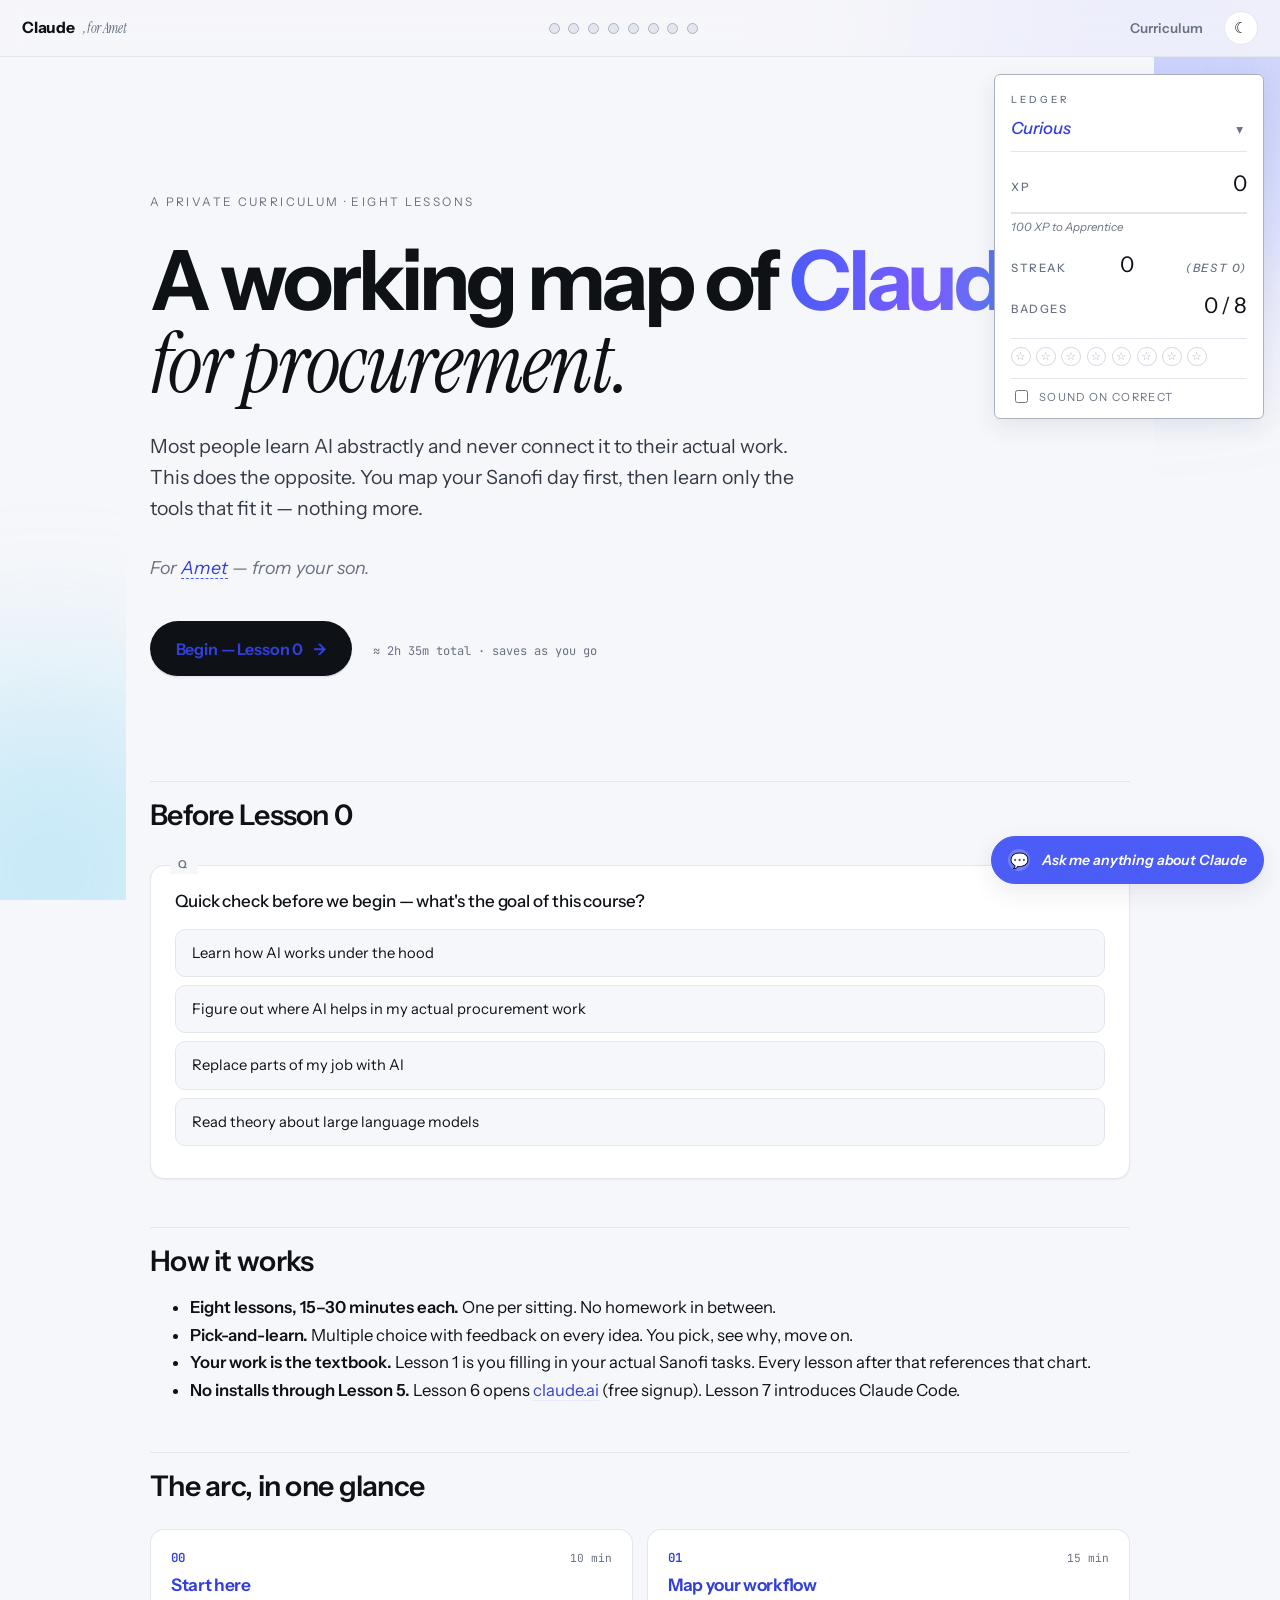
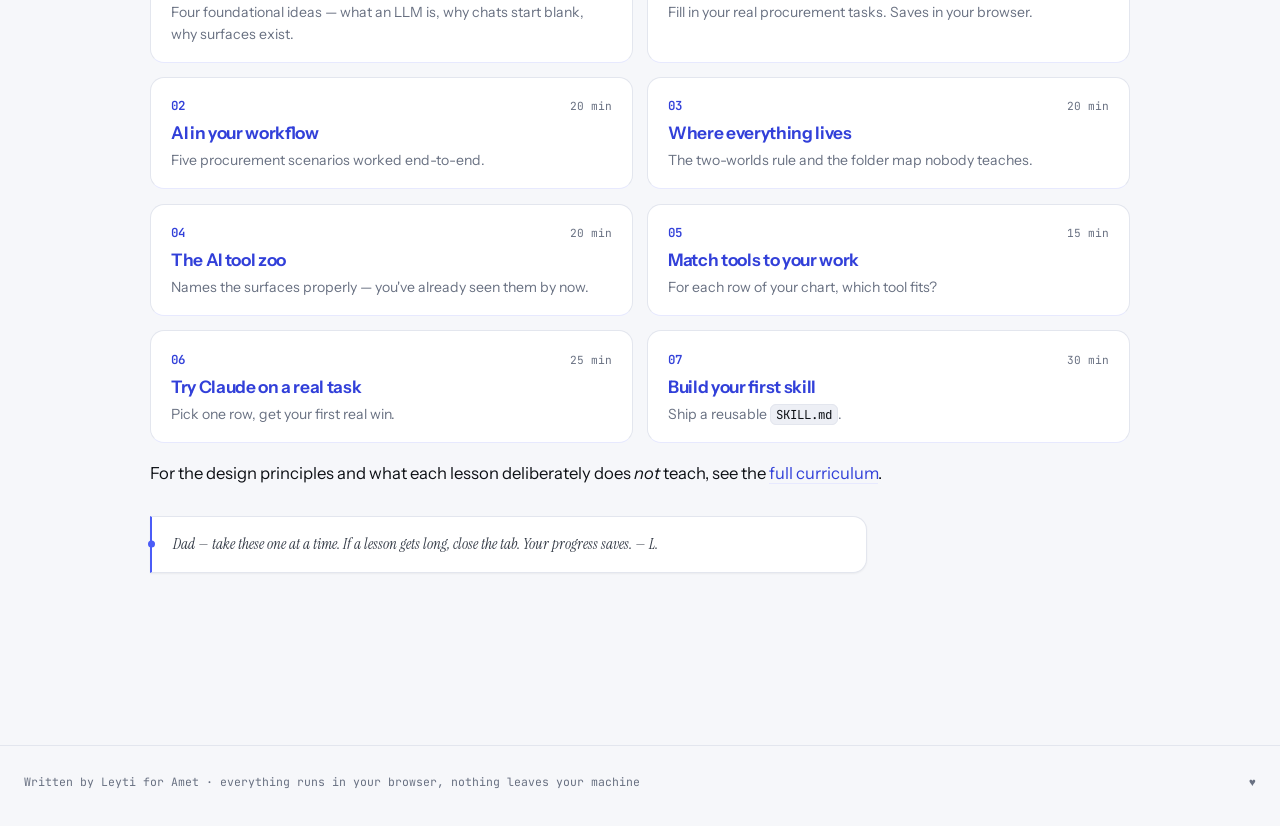
<file: index.html>
<!DOCTYPE html>
<html lang="en" data-md-color-scheme="default">
<head>
<meta charset="utf-8">
<meta name="viewport" content="width=device-width, initial-scale=1">
<title>Claude, for Amet — a private curriculum</title>
<meta name="description" content="A private, hands-on curriculum teaching Amet the Claude landscape, using his real procurement work as the test cases. Built by Leyti.">
<link rel="preconnect" href="https://fonts.googleapis.com">
<link rel="preconnect" href="https://fonts.gstatic.com" crossorigin>
<link href="https://fonts.googleapis.com/css2?family=Instrument+Sans:ital,wght@0,400..700;1,400..700&amp;family=Instrument+Serif:ital@0;1&amp;family=JetBrains+Mono:wght@400;500;600&amp;display=swap" rel="stylesheet">
<link rel="stylesheet" href="assets/learning.css">
<link rel="stylesheet" href="assets/site.css">
</head>
<body data-depth="0" data-slug="" data-screen-label="Landing">
<div class="pw-progress"><div class="pw-progress-fill"></div></div>
<div class="pw-orbs"><div class="pw-orb o1"></div><div class="pw-orb o2"></div><div class="pw-orb o3"></div></div>
<header class="pw-header"></header>

<main class="pw-main pw-wide md-typeset">

  <section class="pw-cover">
    <p class="pw-cover-eyebrow">A private curriculum · Eight lessons</p>
    <h1>A working map of <span class="grad">Claude</span>,<br><em>for procurement.</em></h1>
    <p class="pw-lede">Most people learn AI abstractly and never connect it to their actual work. This does the opposite. You map your Sanofi day first, then learn only the tools that fit it — nothing more.</p>
    <p class="pw-dedication">For <span class="pw-name">Amet</span> — from your son.</p>
    <p style="margin:0;">
      <a class="pw-cta" href="lessons/00-start-here/index.html">Begin — Lesson 0 <span class="pw-arrow">→</span></a>
      <span class="pw-cta-sub">≈ 2h 35m total · saves as you go</span>
    </p>
  </section>

  <h2>Before Lesson 0</h2>

  <div class="quiz" data-quiz-id="ready-to-start">
    <p class="quiz-q">Quick check before we begin — what's the goal of this course?</p>
    <ul class="quiz-opts">
      <li data-correct="false" data-explain="Not quite — we're not trying to make you an AI engineer. We're trying to make AI useful for your actual job.">Learn how AI works under the hood</li>
      <li data-correct="true" data-explain="Right. We map your work first, then learn the AI tools that fit it. Procurement-specific, not general.">Figure out where AI helps in my actual procurement work</li>
      <li data-correct="false" data-explain="Close but backwards — we won't replace your job with AI. We'll find places where it removes friction.">Replace parts of my job with AI</li>
      <li data-correct="false" data-explain="The course teaches by doing. There are no theory-only lessons.">Read theory about large language models</li>
    </ul>
  </div>

  <h2>How it works</h2>
  <ul>
    <li><strong>Eight lessons, 15–30 minutes each.</strong> One per sitting. No homework in between.</li>
    <li><strong>Pick-and-learn.</strong> Multiple choice with feedback on every idea. You pick, see why, move on.</li>
    <li><strong>Your work is the textbook.</strong> Lesson 1 is you filling in your actual Sanofi tasks. Every lesson after that references that chart.</li>
    <li><strong>No installs through Lesson 5.</strong> Lesson 6 opens <a href="https://claude.ai">claude.ai</a> (free signup). Lesson 7 introduces Claude Code.</li>
  </ul>

  <h2>The arc, in one glance</h2>

  <ul class="pw-lessons">
    <li style="display:contents;"><a class="pw-lesson-card" data-slug="00-start-here" href="lessons/00-start-here/index.html">
      <span class="pw-check">✓</span>
      <span class="pw-lesson-top"><span class="pw-lesson-num">00</span><span class="pw-lesson-time">10 min</span></span>
      <span class="pw-lesson-title">Start here</span>
      <span class="pw-lesson-desc">Four foundational ideas — what an LLM is, why chats start blank, why surfaces exist.</span>
    </a></li>
    <li style="display:contents;"><a class="pw-lesson-card" data-slug="01-map-your-workflow" href="lessons/01-map-your-workflow/index.html">
      <span class="pw-check">✓</span>
      <span class="pw-lesson-top"><span class="pw-lesson-num">01</span><span class="pw-lesson-time">15 min</span></span>
      <span class="pw-lesson-title">Map your workflow</span>
      <span class="pw-lesson-desc">Fill in your real procurement tasks. Saves in your browser.</span>
    </a></li>
    <li style="display:contents;"><a class="pw-lesson-card" data-slug="02-ai-in-your-workflow" href="lessons/02-ai-in-your-workflow/index.html">
      <span class="pw-check">✓</span>
      <span class="pw-lesson-top"><span class="pw-lesson-num">02</span><span class="pw-lesson-time">20 min</span></span>
      <span class="pw-lesson-title">AI in your workflow</span>
      <span class="pw-lesson-desc">Five procurement scenarios worked end-to-end.</span>
    </a></li>
    <li style="display:contents;"><a class="pw-lesson-card" data-slug="03-where-things-live" href="lessons/03-where-things-live/index.html">
      <span class="pw-check">✓</span>
      <span class="pw-lesson-top"><span class="pw-lesson-num">03</span><span class="pw-lesson-time">20 min</span></span>
      <span class="pw-lesson-title">Where everything lives</span>
      <span class="pw-lesson-desc">The two-worlds rule and the folder map nobody teaches.</span>
    </a></li>
    <li style="display:contents;"><a class="pw-lesson-card" data-slug="04-ai-tool-zoo" href="lessons/04-ai-tool-zoo/index.html">
      <span class="pw-check">✓</span>
      <span class="pw-lesson-top"><span class="pw-lesson-num">04</span><span class="pw-lesson-time">20 min</span></span>
      <span class="pw-lesson-title">The AI tool zoo</span>
      <span class="pw-lesson-desc">Names the surfaces properly — you've already seen them by now.</span>
    </a></li>
    <li style="display:contents;"><a class="pw-lesson-card" data-slug="05-match-tools-to-work" href="lessons/05-match-tools-to-work/index.html">
      <span class="pw-check">✓</span>
      <span class="pw-lesson-top"><span class="pw-lesson-num">05</span><span class="pw-lesson-time">15 min</span></span>
      <span class="pw-lesson-title">Match tools to your work</span>
      <span class="pw-lesson-desc">For each row of your chart, which tool fits?</span>
    </a></li>
    <li style="display:contents;"><a class="pw-lesson-card" data-slug="06-try-claude" href="lessons/06-try-claude/index.html">
      <span class="pw-check">✓</span>
      <span class="pw-lesson-top"><span class="pw-lesson-num">06</span><span class="pw-lesson-time">25 min</span></span>
      <span class="pw-lesson-title">Try Claude on a real task</span>
      <span class="pw-lesson-desc">Pick one row, get your first real win.</span>
    </a></li>
    <li style="display:contents;"><a class="pw-lesson-card" data-slug="07-build-a-skill" href="lessons/07-build-a-skill/index.html">
      <span class="pw-check">✓</span>
      <span class="pw-lesson-top"><span class="pw-lesson-num">07</span><span class="pw-lesson-time">30 min</span></span>
      <span class="pw-lesson-title">Build your first skill</span>
      <span class="pw-lesson-desc">Ship a reusable <code>SKILL.md</code>.</span>
    </a></li>
  </ul>

  <p>For the design principles and what each lesson deliberately does <em>not</em> teach, see the <a href="curriculum/index.html">full curriculum</a>.</p>

  <aside class="margin-note">
    Dad — take these one at a time. If a lesson gets long, close the tab. Your progress saves. — L.
  </aside>

</main>

<footer class="pw-foot">
  <span>Written by Leyti for Amet · everything runs in your browser, nothing leaves your machine</span>
  <span class="pw-heart" title="you're the best dad. i love you. — L.">♥</span>
</footer>

<script src="assets/site.js"></script>
<script src="assets/quiz.js"></script>
<script src="assets/game.js"></script>
<script src="assets/askbot.js"></script>
</body>
</html>
</file>
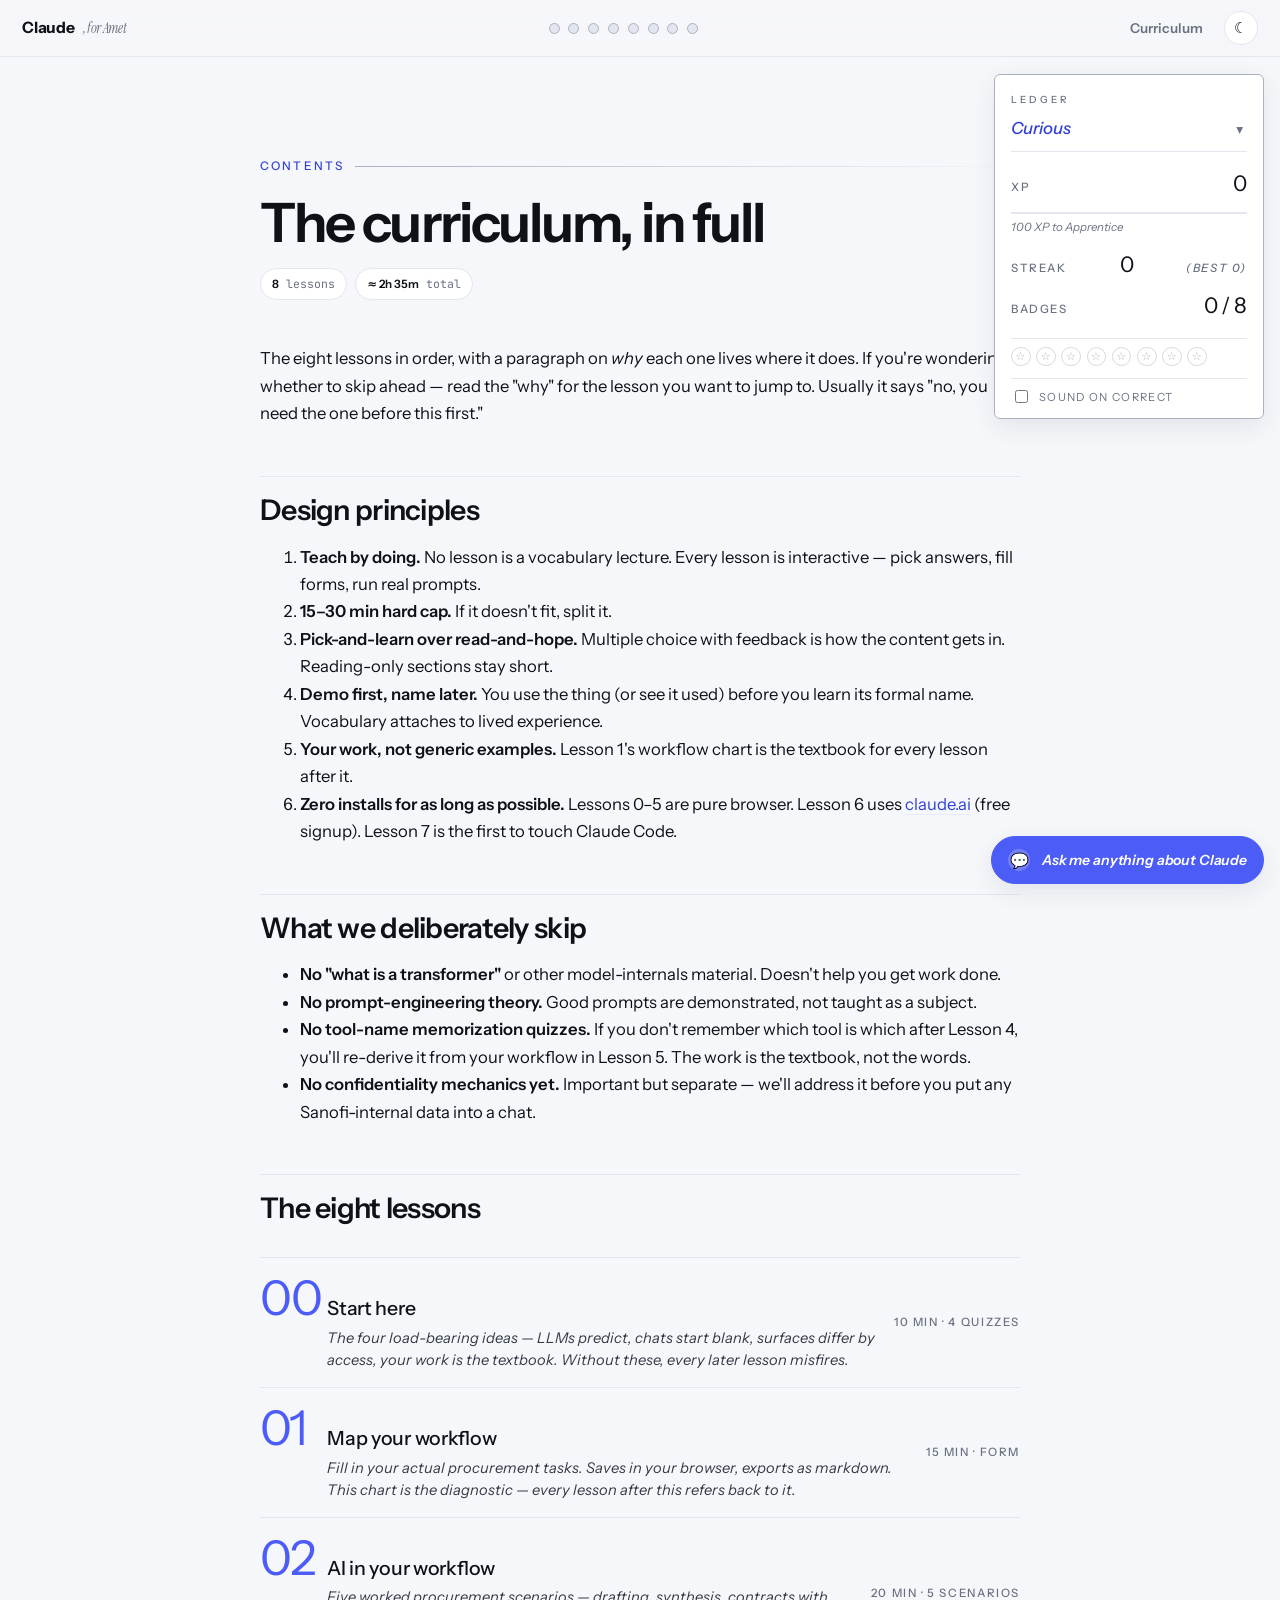
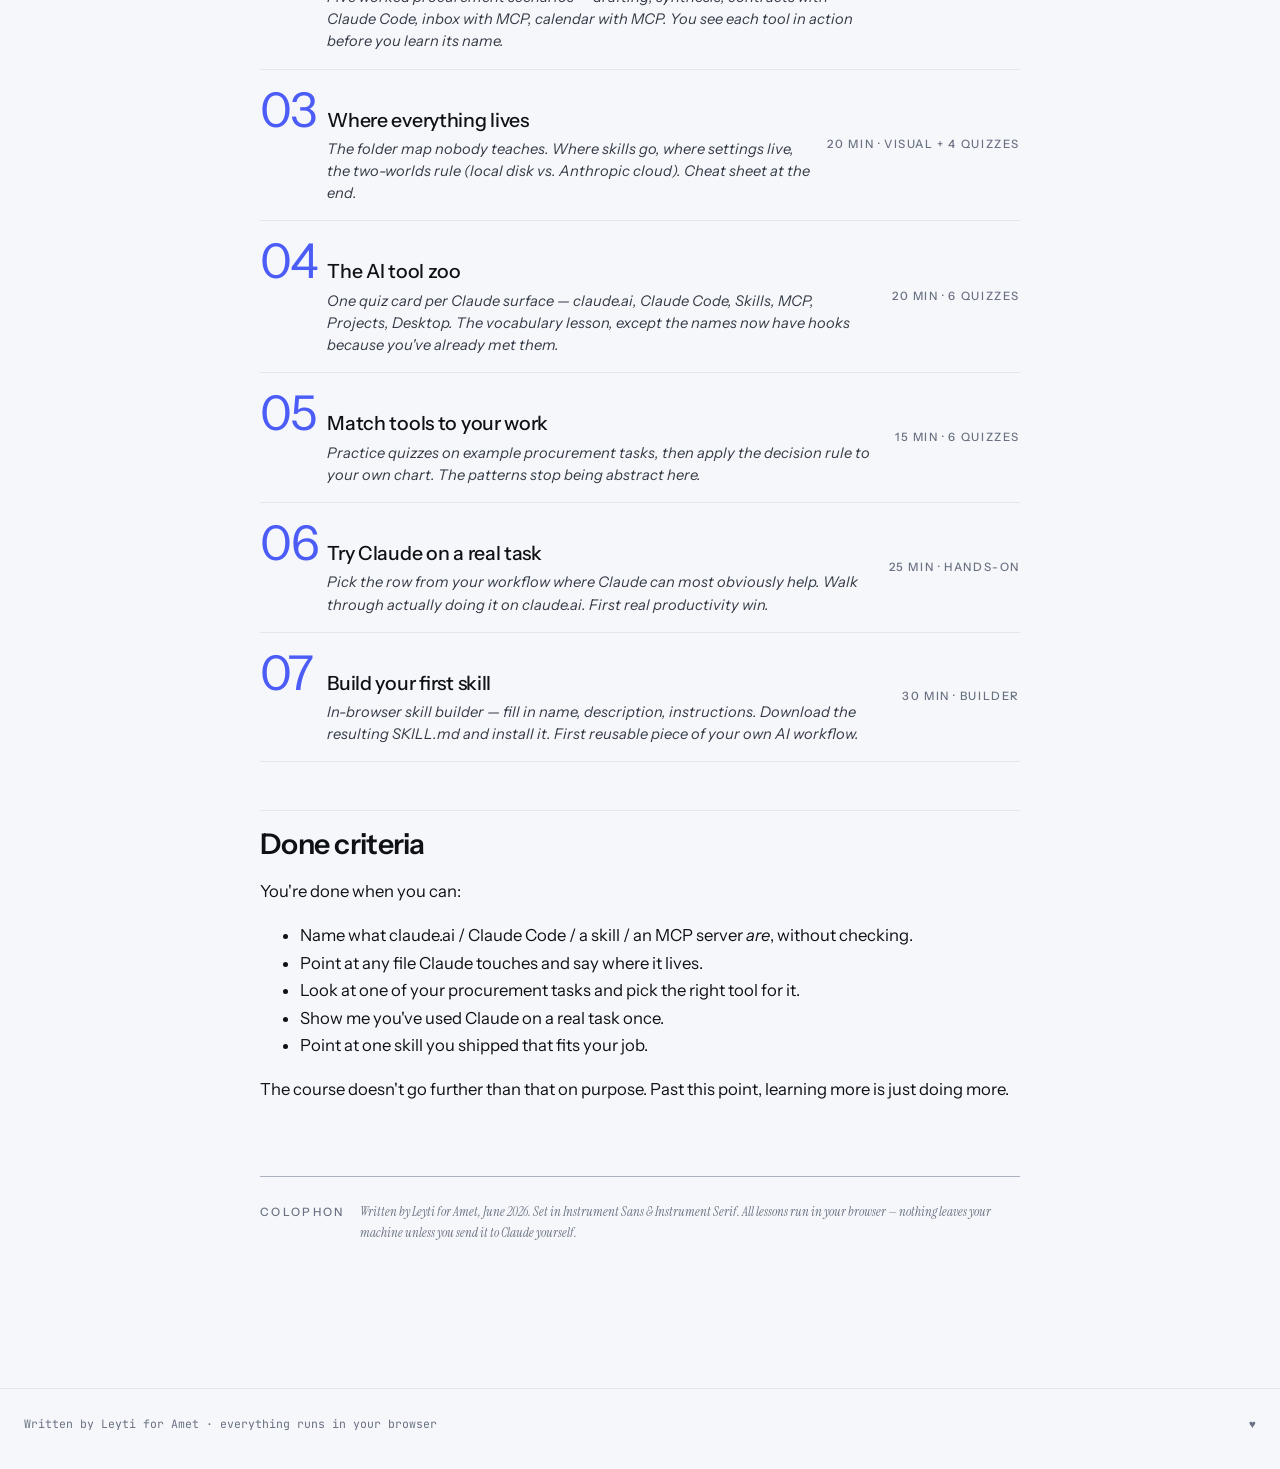
<file: curriculum/index.html>
<!DOCTYPE html>
<html lang="en" data-md-color-scheme="default">
<head>
<meta charset="utf-8">
<meta name="viewport" content="width=device-width, initial-scale=1">
<title>Curriculum — Claude, for Amet</title>
<link rel="preconnect" href="https://fonts.googleapis.com">
<link rel="preconnect" href="https://fonts.gstatic.com" crossorigin>
<link href="https://fonts.googleapis.com/css2?family=Instrument+Sans:ital,wght@0,400..700;1,400..700&amp;family=Instrument+Serif:ital@0;1&amp;family=JetBrains+Mono:wght@400;500;600&amp;display=swap" rel="stylesheet">
<link rel="stylesheet" href="../assets/learning.css">
<link rel="stylesheet" href="../assets/site.css">
</head>
<body data-depth="1" data-slug="" data-screen-label="Curriculum">
<div class="pw-progress"><div class="pw-progress-fill"></div></div>
<header class="pw-header"></header>

<main class="pw-main md-typeset">

  <div class="pw-hero">
    <p class="pw-eyebrow">Contents</p>
    <h1>The curriculum, in full</h1>
    <div class="pw-meta"><span class="pw-chip"><strong>8</strong> lessons</span><span class="pw-chip"><strong>≈ 2h 35m</strong> total</span></div>
  </div>

  <p>The eight lessons in order, with a paragraph on <em>why</em> each one lives where it does. If you're wondering whether to skip ahead — read the "why" for the lesson you want to jump to. Usually it says "no, you need the one before this first."</p>

  <h2>Design principles</h2>
  <ol>
    <li><strong>Teach by doing.</strong> No lesson is a vocabulary lecture. Every lesson is interactive — pick answers, fill forms, run real prompts.</li>
    <li><strong>15–30 min hard cap.</strong> If it doesn't fit, split it.</li>
    <li><strong>Pick-and-learn over read-and-hope.</strong> Multiple choice with feedback is how the content gets in. Reading-only sections stay short.</li>
    <li><strong>Demo first, name later.</strong> You use the thing (or see it used) before you learn its formal name. Vocabulary attaches to lived experience.</li>
    <li><strong>Your work, not generic examples.</strong> Lesson 1's workflow chart is the textbook for every lesson after it.</li>
    <li><strong>Zero installs for as long as possible.</strong> Lessons 0–5 are pure browser. Lesson 6 uses <a href="https://claude.ai">claude.ai</a> (free signup). Lesson 7 is the first to touch Claude Code.</li>
  </ol>

  <h2>What we deliberately skip</h2>
  <ul>
    <li><strong>No "what is a transformer"</strong> or other model-internals material. Doesn't help you get work done.</li>
    <li><strong>No prompt-engineering theory.</strong> Good prompts are demonstrated, not taught as a subject.</li>
    <li><strong>No tool-name memorization quizzes.</strong> If you don't remember which tool is which after Lesson 4, you'll re-derive it from your workflow in Lesson 5. The work is the textbook, not the words.</li>
    <li><strong>No confidentiality mechanics yet.</strong> Important but separate — we'll address it before you put any Sanofi-internal data into a chat.</li>
  </ul>

  <h2>The eight lessons</h2>

  <ol class="toc-list">
    <li>
      <span class="toc-num">00</span>
      <span class="toc-body">
        <span class="toc-title"><a href="../lessons/00-start-here/index.html">Start here</a></span>
        <span class="toc-desc">The four load-bearing ideas — LLMs predict, chats start blank, surfaces differ by access, your work is the textbook. Without these, every later lesson misfires.</span>
      </span>
      <span class="toc-meta">10 min · 4 quizzes</span>
    </li>
    <li>
      <span class="toc-num">01</span>
      <span class="toc-body">
        <span class="toc-title"><a href="../lessons/01-map-your-workflow/index.html">Map your workflow</a></span>
        <span class="toc-desc">Fill in your actual procurement tasks. Saves in your browser, exports as markdown. This chart is the diagnostic — every lesson after this refers back to it.</span>
      </span>
      <span class="toc-meta">15 min · Form</span>
    </li>
    <li>
      <span class="toc-num">02</span>
      <span class="toc-body">
        <span class="toc-title"><a href="../lessons/02-ai-in-your-workflow/index.html">AI in your workflow</a></span>
        <span class="toc-desc">Five worked procurement scenarios — drafting, synthesis, contracts with Claude Code, inbox with MCP, calendar with MCP. You see each tool in action before you learn its name.</span>
      </span>
      <span class="toc-meta">20 min · 5 scenarios</span>
    </li>
    <li>
      <span class="toc-num">03</span>
      <span class="toc-body">
        <span class="toc-title"><a href="../lessons/03-where-things-live/index.html">Where everything lives</a></span>
        <span class="toc-desc">The folder map nobody teaches. Where skills go, where settings live, the two-worlds rule (local disk vs. Anthropic cloud). Cheat sheet at the end.</span>
      </span>
      <span class="toc-meta">20 min · Visual + 4 quizzes</span>
    </li>
    <li>
      <span class="toc-num">04</span>
      <span class="toc-body">
        <span class="toc-title"><a href="../lessons/04-ai-tool-zoo/index.html">The AI tool zoo</a></span>
        <span class="toc-desc">One quiz card per Claude surface — claude.ai, Claude Code, Skills, MCP, Projects, Desktop. The vocabulary lesson, except the names now have hooks because you've already met them.</span>
      </span>
      <span class="toc-meta">20 min · 6 quizzes</span>
    </li>
    <li>
      <span class="toc-num">05</span>
      <span class="toc-body">
        <span class="toc-title"><a href="../lessons/05-match-tools-to-work/index.html">Match tools to your work</a></span>
        <span class="toc-desc">Practice quizzes on example procurement tasks, then apply the decision rule to your own chart. The patterns stop being abstract here.</span>
      </span>
      <span class="toc-meta">15 min · 6 quizzes</span>
    </li>
    <li>
      <span class="toc-num">06</span>
      <span class="toc-body">
        <span class="toc-title"><a href="../lessons/06-try-claude/index.html">Try Claude on a real task</a></span>
        <span class="toc-desc">Pick the row from your workflow where Claude can most obviously help. Walk through actually doing it on claude.ai. First real productivity win.</span>
      </span>
      <span class="toc-meta">25 min · Hands-on</span>
    </li>
    <li>
      <span class="toc-num">07</span>
      <span class="toc-body">
        <span class="toc-title"><a href="../lessons/07-build-a-skill/index.html">Build your first skill</a></span>
        <span class="toc-desc">In-browser skill builder — fill in name, description, instructions. Download the resulting SKILL.md and install it. First reusable piece of your own AI workflow.</span>
      </span>
      <span class="toc-meta">30 min · Builder</span>
    </li>
  </ol>

  <h2>Done criteria</h2>
  <p>You're done when you can:</p>
  <ul>
    <li>Name what claude.ai / Claude Code / a skill / an MCP server <em>are</em>, without checking.</li>
    <li>Point at any file Claude touches and say where it lives.</li>
    <li>Look at one of your procurement tasks and pick the right tool for it.</li>
    <li>Show me you've used Claude on a real task once.</li>
    <li>Point at one skill you shipped that fits your job.</li>
  </ul>
  <p>The course doesn't go further than that on purpose. Past this point, learning more is just doing more.</p>

  <div class="colophon">
    <span class="colophon-label">Colophon</span>
    <span>Written by Leyti for Amet, June 2026. Set in Instrument Sans &amp; Instrument Serif. All lessons run in your browser — nothing leaves your machine unless you send it to Claude yourself.</span>
  </div>

</main>

<footer class="pw-foot">
  <span>Written by Leyti for Amet · everything runs in your browser</span>
  <span class="pw-heart" title="you're the best dad. i love you. — L.">♥</span>
</footer>

<script src="../assets/site.js"></script>
<script src="../assets/game.js"></script>
<script src="../assets/askbot.js"></script>
</body>
</html>
</file>
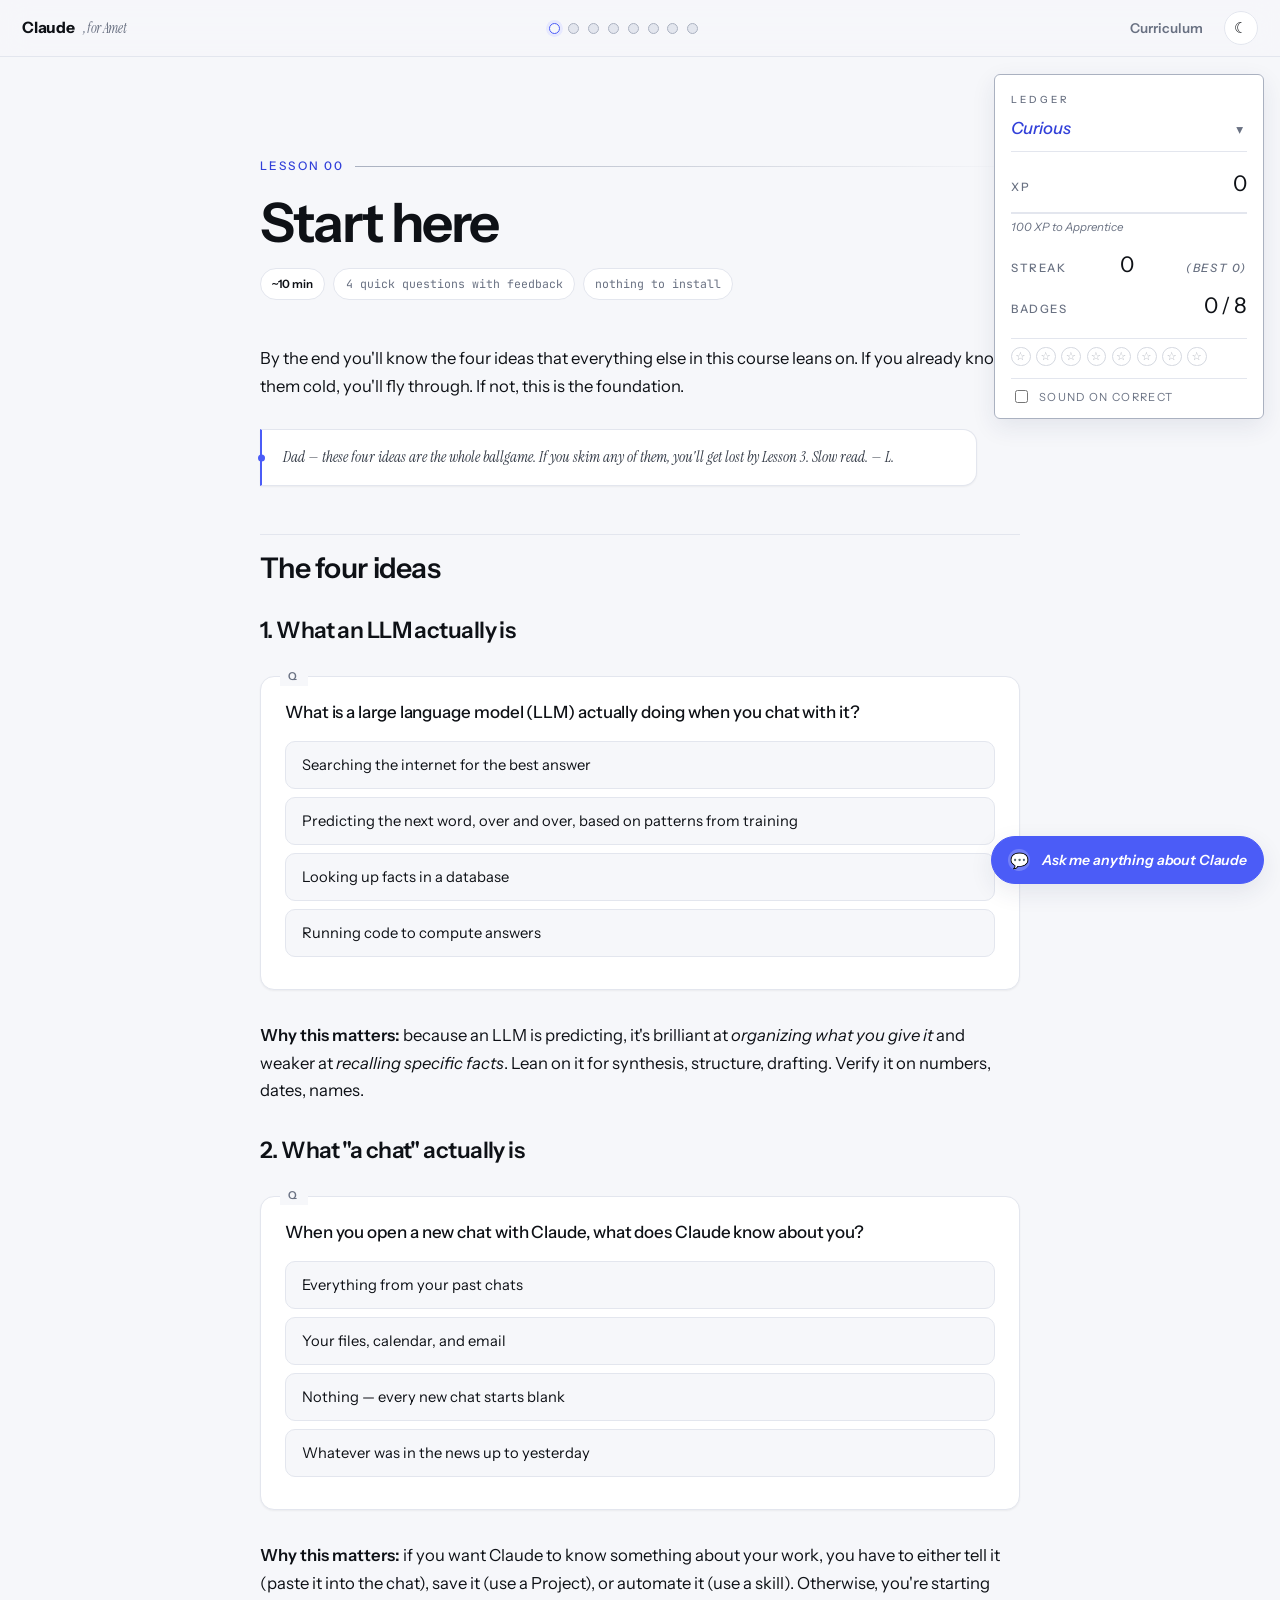
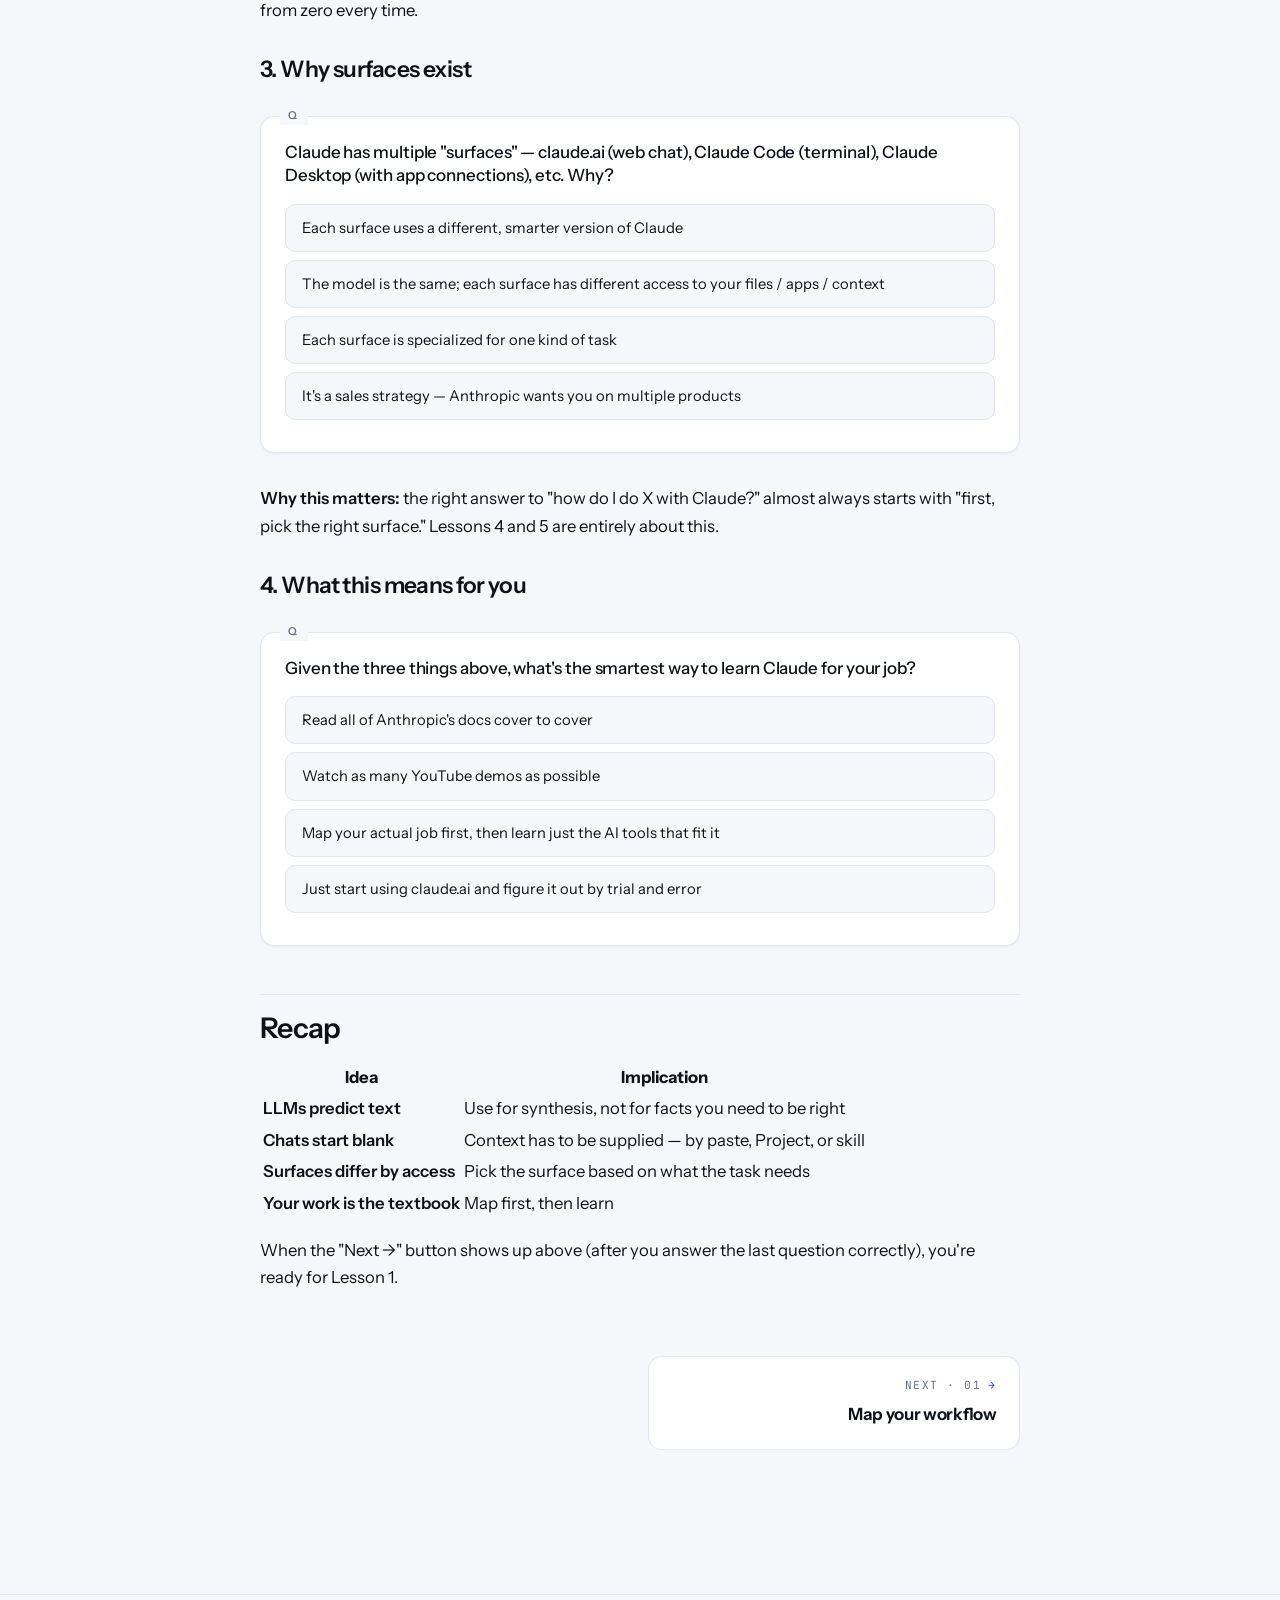
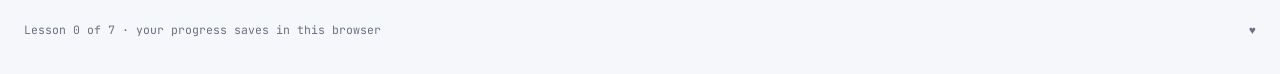
<file: lessons/00-start-here/index.html>
<!DOCTYPE html>
<html lang="en" data-md-color-scheme="default">
<head>
<meta charset="utf-8">
<meta name="viewport" content="width=device-width, initial-scale=1">
<title>Lesson 0 — Start here · Claude, for Amet</title>
<link rel="preconnect" href="https://fonts.googleapis.com">
<link rel="preconnect" href="https://fonts.gstatic.com" crossorigin>
<link href="https://fonts.googleapis.com/css2?family=Instrument+Sans:ital,wght@0,400..700;1,400..700&amp;family=Instrument+Serif:ital@0;1&amp;family=JetBrains+Mono:wght@400;500;600&amp;display=swap" rel="stylesheet">
<link rel="stylesheet" href="../../assets/learning.css">
<link rel="stylesheet" href="../../assets/site.css">
</head>
<body data-depth="2" data-slug="00-start-here" data-screen-label="Lesson 00">
<div class="pw-progress"><div class="pw-progress-fill"></div></div>
<header class="pw-header"></header>

<main class="pw-main md-typeset">

  <div class="pw-hero">
    <div class="pw-hero-num">00</div>
    <p class="pw-eyebrow">Lesson 00</p>
    <h1>Start here</h1>
    <div class="pw-meta">
      <span class="pw-chip"><strong>~10 min</strong></span>
      <span class="pw-chip">4 quick questions with feedback</span>
      <span class="pw-chip">nothing to install</span>
    </div>
  </div>

  <p>By the end you'll know the four ideas that everything else in this course leans on. If you already know them cold, you'll fly through. If not, this is the foundation.</p>

  <aside class="margin-note">
    Dad — these four ideas are the whole ballgame. If you skim any of them, you'll get lost by Lesson 3. Slow read. — L.
  </aside>

  <h2>The four ideas</h2>

  <h3>1. What an LLM actually is</h3>

  <div class="quiz" data-quiz-id="what-is-llm">
    <p class="quiz-q">What is a large language model (LLM) actually doing when you chat with it?</p>
    <ul class="quiz-opts">
      <li data-correct="false" data-explain="Not quite. LLMs don't search the internet by default. They generate text from patterns learned during training.">Searching the internet for the best answer</li>
      <li data-correct="true" data-explain="Right. An LLM is a probability machine — for any given prompt, it predicts the most likely next word, again and again. That's why the same question can get slightly different answers. It's also why LLMs sometimes confidently make things up: they're predicting, not retrieving.">Predicting the next word, over and over, based on patterns from training</li>
      <li data-correct="false" data-explain="No — an LLM has no internal database it queries. Its 'knowledge' lives in the weights, encoded as patterns, not as facts in a lookup table.">Looking up facts in a database</li>
      <li data-correct="false" data-explain="No — it doesn't write code unless prompted to, and its core function is predicting text, not running programs.">Running code to compute answers</li>
    </ul>
  </div>

  <p><strong>Why this matters:</strong> because an LLM is predicting, it's brilliant at <em>organizing what you give it</em> and weaker at <em>recalling specific facts</em>. Lean on it for synthesis, structure, drafting. Verify it on numbers, dates, names.</p>

  <h3>2. What "a chat" actually is</h3>

  <div class="quiz" data-quiz-id="what-is-chat">
    <p class="quiz-q">When you open a new chat with Claude, what does Claude know about you?</p>
    <ul class="quiz-opts">
      <li data-correct="false" data-explain="No — by default, every new chat is a blank slate. Claude doesn't remember previous conversations unless you've explicitly set up memory or a Project.">Everything from your past chats</li>
      <li data-correct="false" data-explain="No — Claude doesn't have access to your computer, your email, or anything else unless you've connected it via a specific tool (we'll cover this in Lesson 2 — MCP).">Your files, calendar, and email</li>
      <li data-correct="true" data-explain="Exactly. Every new chat starts blank. Whatever Claude knows about you in that conversation has to come from what you type into it. This is the most important fact about chatting with AI — and the reason 'Projects' and 'skills' exist (to carry context across chats).">Nothing — every new chat starts blank</li>
      <li data-correct="false" data-explain="Close, but more limited. Claude has general training knowledge (which has a cutoff date), but knows nothing specific about *you* in a fresh chat.">Whatever was in the news up to yesterday</li>
    </ul>
  </div>

  <p><strong>Why this matters:</strong> if you want Claude to know something about your work, you have to either tell it (paste it into the chat), save it (use a Project), or automate it (use a skill). Otherwise, you're starting from zero every time.</p>

  <h3>3. Why surfaces exist</h3>

  <div class="quiz" data-quiz-id="why-surfaces">
    <p class="quiz-q">Claude has multiple "surfaces" — claude.ai (web chat), Claude Code (terminal), Claude Desktop (with app connections), etc. Why?</p>
    <ul class="quiz-opts">
      <li data-correct="false" data-explain="No — they all use the same underlying Claude models. The difference is in what each surface can *access* and *do*.">Each surface uses a different, smarter version of Claude</li>
      <li data-correct="true" data-explain="Right. The model is the same — Claude is Claude. What changes is what each surface can do: claude.ai is a sandboxed web chat (no file access). Claude Code can read and write files on your machine. Claude Desktop can connect to apps (Gmail, Calendar, etc.). You pick the surface based on what the task needs.">The model is the same; each surface has different access to your files / apps / context</li>
      <li data-correct="false" data-explain="No — they're not specialized in the way you'd think. The same Claude can write code, draft emails, or summarize meetings. What differs is which of those it can actually *do* depending on what's connected.">Each surface is specialized for one kind of task</li>
      <li data-correct="false" data-explain="Anthropic does want you to use their products, but the surfaces exist because they solve genuinely different problems. claude.ai for thinking, Claude Code for editing files, Desktop for app access.">It's a sales strategy — Anthropic wants you on multiple products</li>
    </ul>
  </div>

  <p><strong>Why this matters:</strong> the right answer to "how do I do X with Claude?" almost always starts with "first, pick the right surface." Lessons 4 and 5 are entirely about this.</p>

  <h3>4. What this means for you</h3>

  <div class="quiz" data-quiz-id="implication" data-next="01-map-your-workflow.md">
    <p class="quiz-q">Given the three things above, what's the smartest way to learn Claude for your job?</p>
    <ul class="quiz-opts">
      <li data-correct="false" data-explain="Reading docs is fine, but you'd be learning generic AI capabilities without knowing which ones fit your procurement work. Inefficient.">Read all of Anthropic's docs cover to cover</li>
      <li data-correct="false" data-explain="Watching demos shows you what's *possible*, not what's *useful for you*. You'd come away impressed but not equipped.">Watch as many YouTube demos as possible</li>
      <li data-correct="true" data-explain="Exactly. The course is built around this. Lesson 1 maps your work. Lessons 2–5 teach the tools using your work as the test cases. Lessons 6–7 are hands-on practice on your work. Your work is the textbook.">Map your actual job first, then learn just the AI tools that fit it</li>
      <li data-correct="false" data-explain="Trial and error works, but it's slow and you'll often pick the wrong tool. A guided path is faster — that's the point of this course.">Just start using claude.ai and figure it out by trial and error</li>
    </ul>
    <p class="quiz-next-cta">Lesson 1 — Map your workflow →</p>
  </div>

  <h2>Recap</h2>

  <table>
    <thead><tr><th>Idea</th><th>Implication</th></tr></thead>
    <tbody>
      <tr><td><strong>LLMs predict text</strong></td><td>Use for synthesis, not for facts you need to be right</td></tr>
      <tr><td><strong>Chats start blank</strong></td><td>Context has to be supplied — by paste, Project, or skill</td></tr>
      <tr><td><strong>Surfaces differ by access</strong></td><td>Pick the surface based on what the task needs</td></tr>
      <tr><td><strong>Your work is the textbook</strong></td><td>Map first, then learn</td></tr>
    </tbody>
  </table>

  <p>When the "Next →" button shows up above (after you answer the last question correctly), you're ready for Lesson 1.</p>

  <div class="pw-pager"></div>

</main>

<footer class="pw-foot">
  <span>Lesson 0 of 7 · your progress saves in this browser</span>
  <span class="pw-heart" title="you're the best dad. i love you. — L.">♥</span>
</footer>

<script src="../../assets/site.js"></script>
<script src="../../assets/quiz.js"></script>
<script src="../../assets/game.js"></script>
<script src="../../assets/askbot.js"></script>
</body>
</html>
</file>
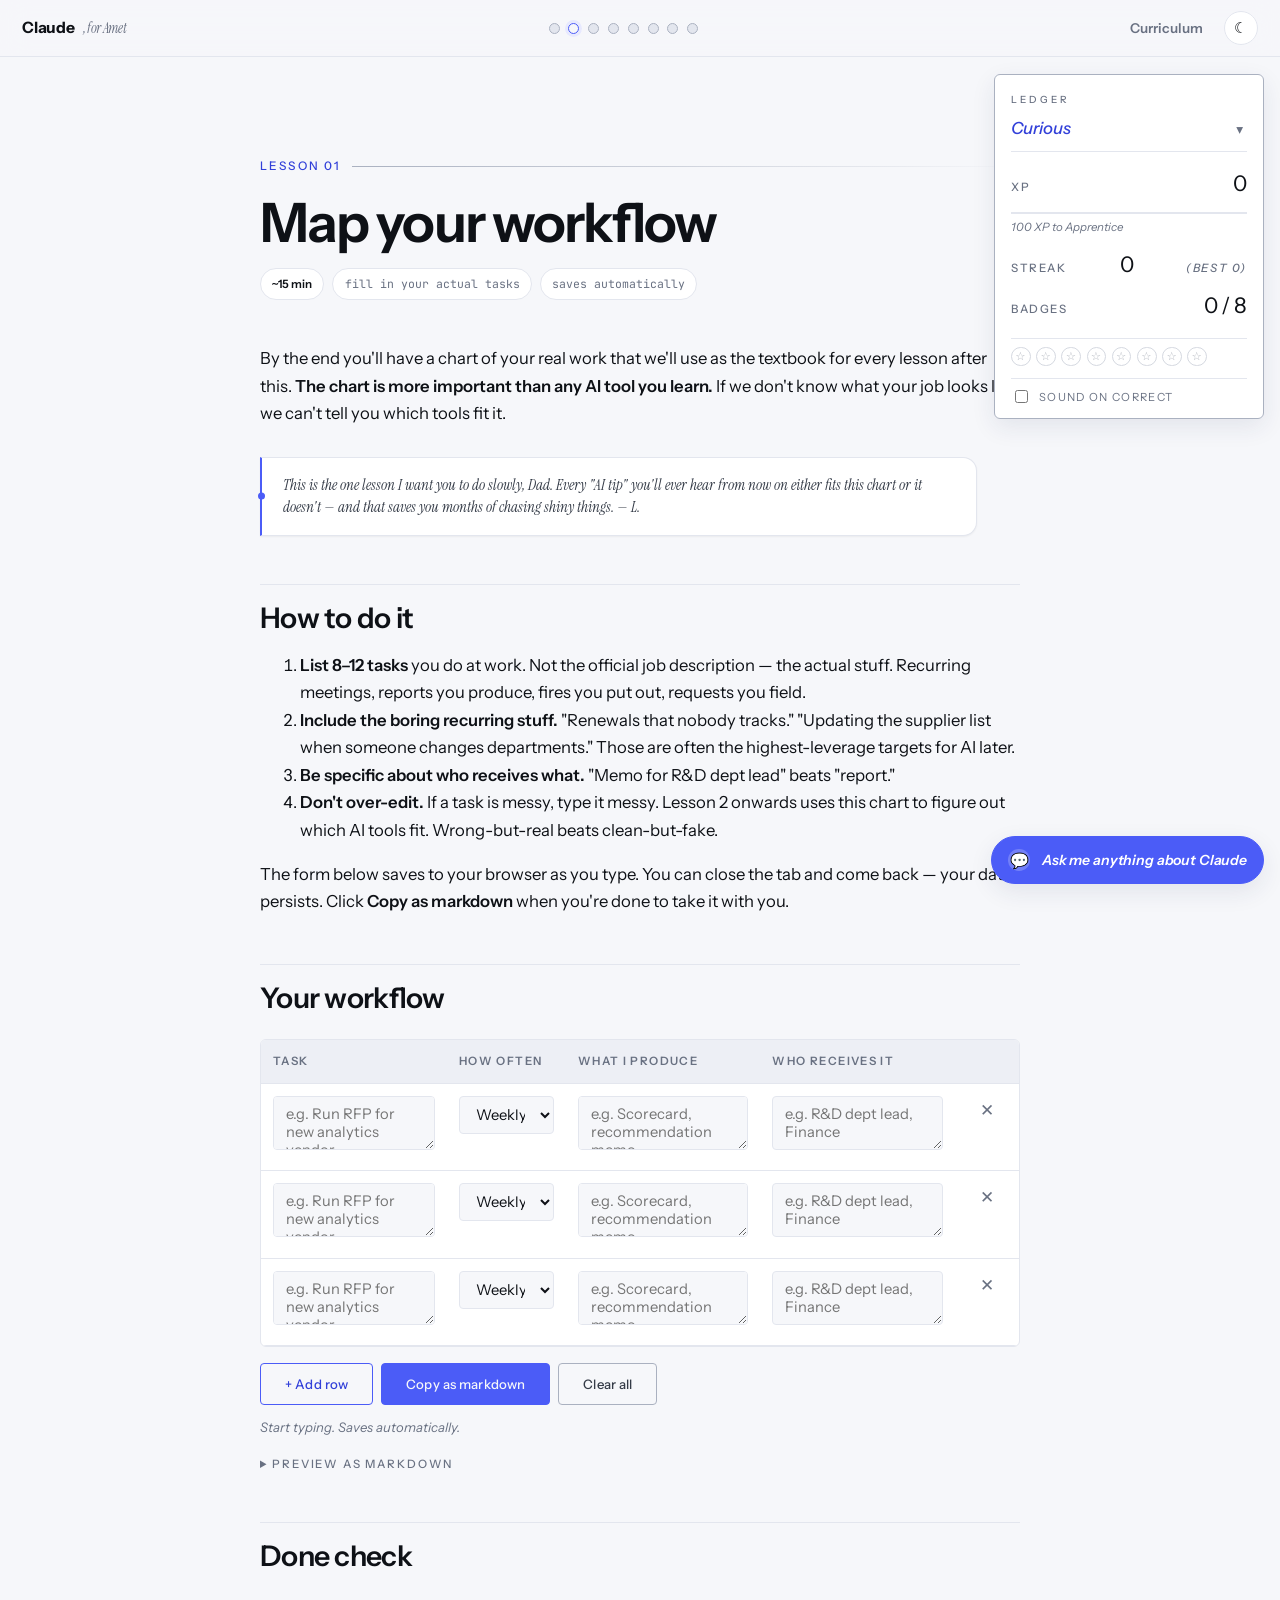
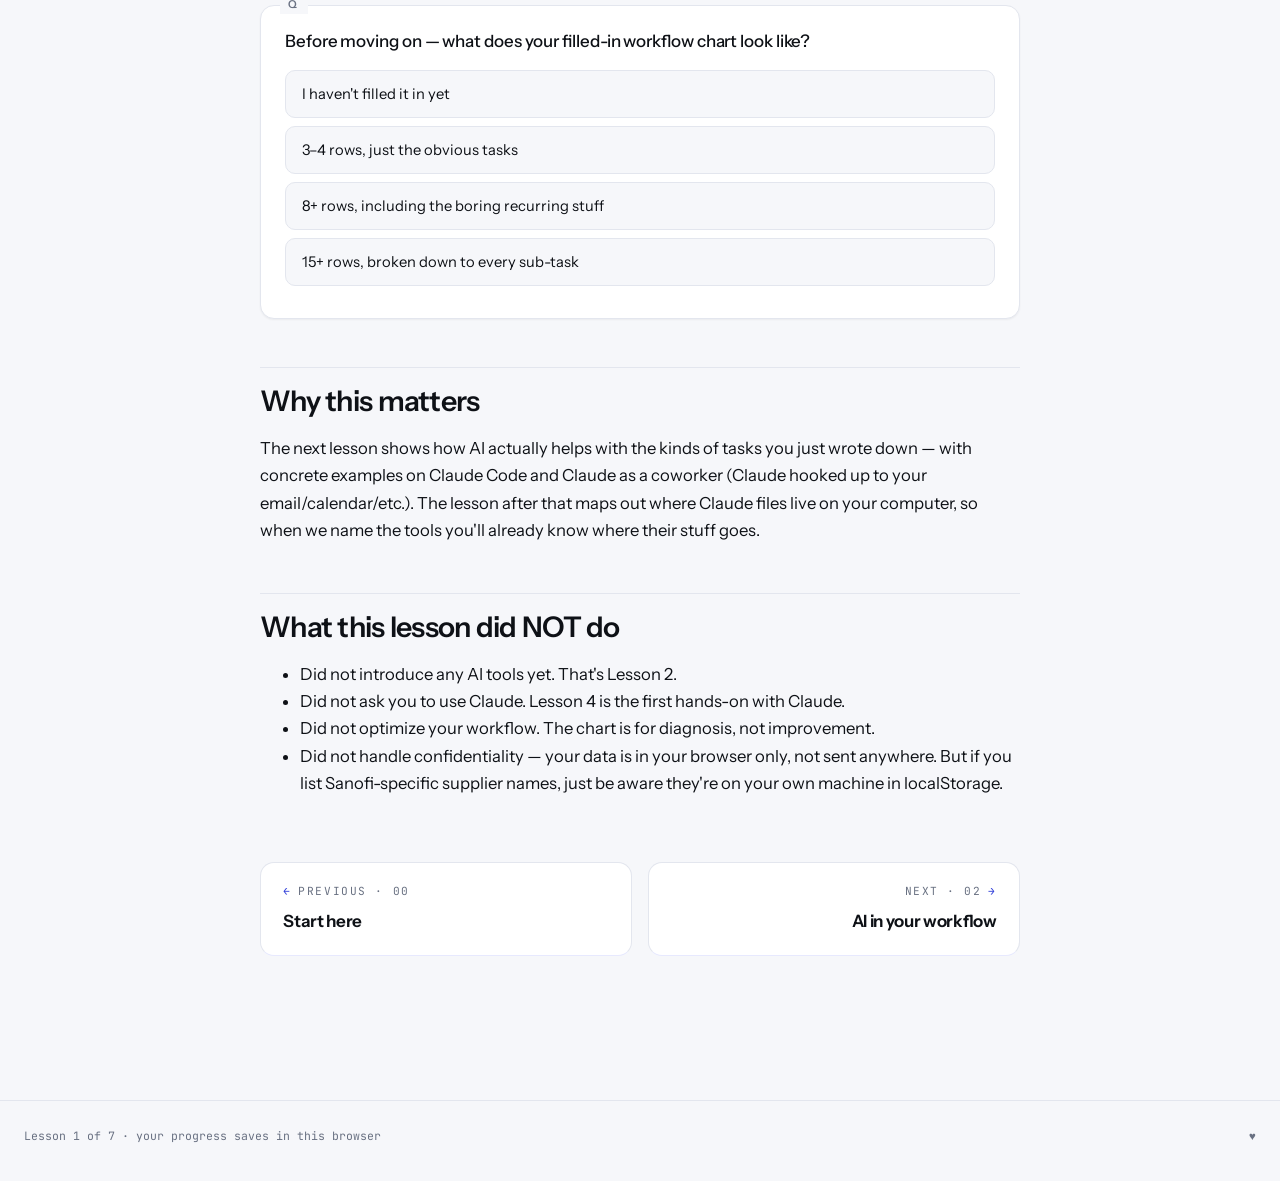
<file: lessons/01-map-your-workflow/index.html>
<!DOCTYPE html>
<html lang="en" data-md-color-scheme="default">
<head>
<meta charset="utf-8">
<meta name="viewport" content="width=device-width, initial-scale=1">
<title>Lesson 1 — Map your workflow · Claude, for Amet</title>
<link rel="preconnect" href="https://fonts.googleapis.com">
<link rel="preconnect" href="https://fonts.gstatic.com" crossorigin>
<link href="https://fonts.googleapis.com/css2?family=Instrument+Sans:ital,wght@0,400..700;1,400..700&amp;family=Instrument+Serif:ital@0;1&amp;family=JetBrains+Mono:wght@400;500;600&amp;display=swap" rel="stylesheet">
<link rel="stylesheet" href="../../assets/learning.css">
<link rel="stylesheet" href="../../assets/site.css">
</head>
<body data-depth="2" data-slug="01-map-your-workflow" data-screen-label="Lesson 01">
<div class="pw-progress"><div class="pw-progress-fill"></div></div>
<header class="pw-header"></header>

<main class="pw-main md-typeset">

  <div class="pw-hero">
    <div class="pw-hero-num">01</div>
    <p class="pw-eyebrow">Lesson 01</p>
    <h1>Map your workflow</h1>
    <div class="pw-meta">
      <span class="pw-chip"><strong>~15 min</strong></span>
      <span class="pw-chip">fill in your actual tasks</span>
      <span class="pw-chip">saves automatically</span>
    </div>
  </div>

  <p>By the end you'll have a chart of your real work that we'll use as the textbook for every lesson after this. <strong>The chart is more important than any AI tool you learn.</strong> If we don't know what your job looks like, we can't tell you which tools fit it.</p>

  <aside class="margin-note">
    This is the one lesson I want you to do slowly, Dad. Every "AI tip" you'll ever hear from now on either fits this chart or it doesn't — and that saves you months of chasing shiny things. — L.
  </aside>

  <h2>How to do it</h2>

  <ol>
    <li><strong>List 8–12 tasks</strong> you do at work. Not the official job description — the actual stuff. Recurring meetings, reports you produce, fires you put out, requests you field.</li>
    <li><strong>Include the boring recurring stuff.</strong> "Renewals that nobody tracks." "Updating the supplier list when someone changes departments." Those are often the highest-leverage targets for AI later.</li>
    <li><strong>Be specific about who receives what.</strong> "Memo for R&amp;D dept lead" beats "report."</li>
    <li><strong>Don't over-edit.</strong> If a task is messy, type it messy. Lesson 2 onwards uses this chart to figure out which AI tools fit. Wrong-but-real beats clean-but-fake.</li>
  </ol>

  <p>The form below saves to your browser as you type. You can close the tab and come back — your data persists. Click <strong>Copy as markdown</strong> when you're done to take it with you.</p>

  <h2>Your workflow</h2>

  <div class="workflow-builder"></div>

  <h2>Done check</h2>

  <div class="quiz" data-quiz-id="workflow-done" data-next="02-ai-in-your-workflow.md">
    <p class="quiz-q">Before moving on — what does your filled-in workflow chart look like?</p>
    <ul class="quiz-opts">
      <li data-correct="false" data-explain="Try again — you skipped this lesson. Go fill in at least 8 rows above. The rest of the course depends on it.">I haven't filled it in yet</li>
      <li data-correct="false" data-explain="Eight rows is the floor. If you stopped at 3, you skipped the boring stuff — which is exactly where AI will help. Add 5 more.">3–4 rows, just the obvious tasks</li>
      <li data-correct="true" data-explain="Good. 8+ rows, recurring AND one-offs, with concrete recipients. That's enough signal for Lesson 2 to teach the AI tool zoo against your real work.">8+ rows, including the boring recurring stuff</li>
      <li data-correct="false" data-explain="More rows isn't always better. If you're past 15 you're probably listing sub-tasks instead of tasks. Try grouping — 8–12 is the sweet spot.">15+ rows, broken down to every sub-task</li>
    </ul>
    <p class="quiz-next-cta">Lesson 2 — AI in your workflow →</p>
  </div>

  <h2>Why this matters</h2>

  <p>The next lesson shows how AI actually helps with the kinds of tasks you just wrote down — with concrete examples on Claude Code and Claude as a coworker (Claude hooked up to your email/calendar/etc.). The lesson after that maps out where Claude files live on your computer, so when we name the tools you'll already know where their stuff goes.</p>

  <h2>What this lesson did NOT do</h2>

  <ul>
    <li>Did not introduce any AI tools yet. That's Lesson 2.</li>
    <li>Did not ask you to use Claude. Lesson 4 is the first hands-on with Claude.</li>
    <li>Did not optimize your workflow. The chart is for diagnosis, not improvement.</li>
    <li>Did not handle confidentiality — your data is in your browser only, not sent anywhere. But if you list Sanofi-specific supplier names, just be aware they're on your own machine in localStorage.</li>
  </ul>

  <div class="pw-pager"></div>

</main>

<footer class="pw-foot">
  <span>Lesson 1 of 7 · your progress saves in this browser</span>
  <span class="pw-heart" title="you're the best dad. i love you. — L.">♥</span>
</footer>

<script src="../../assets/site.js"></script>
<script src="../../assets/quiz.js"></script>
<script src="../../assets/workflow-builder.js"></script>
<script src="../../assets/game.js"></script>
<script src="../../assets/askbot.js"></script>
</body>
</html>
</file>
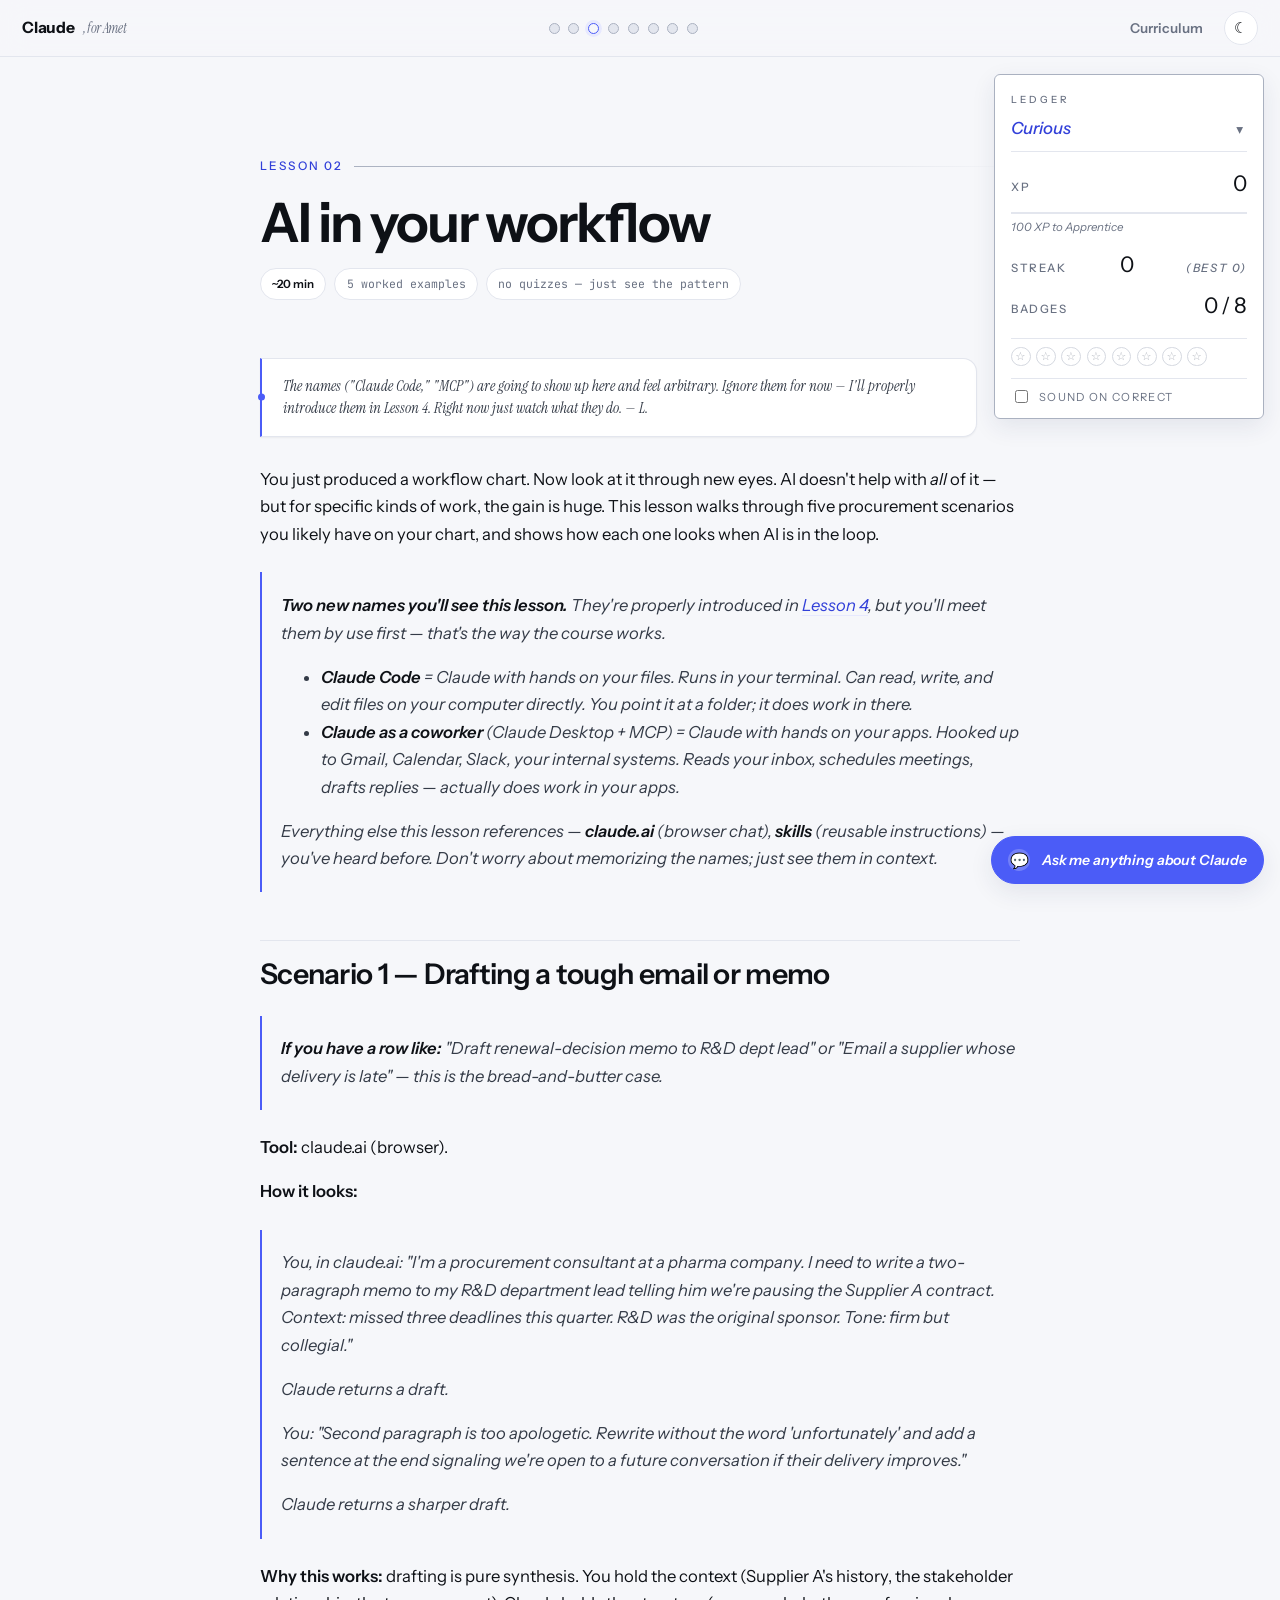
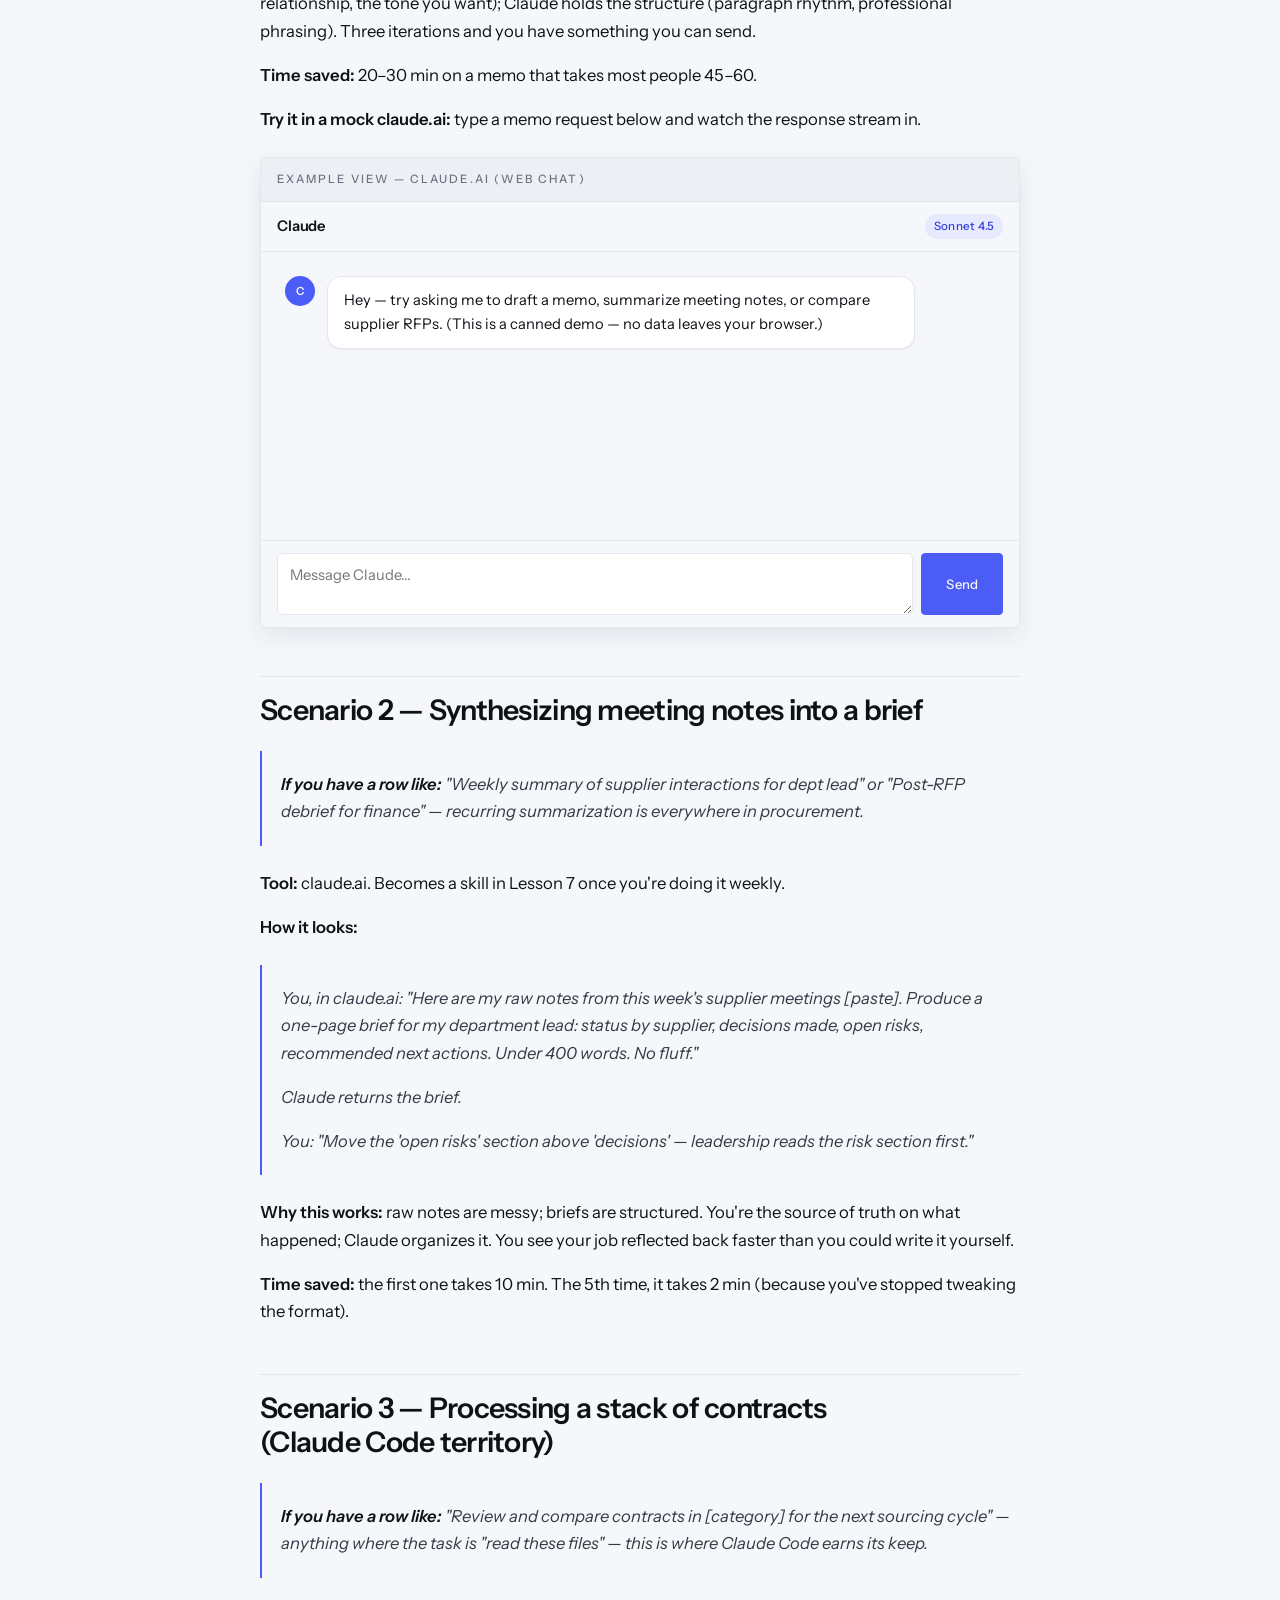
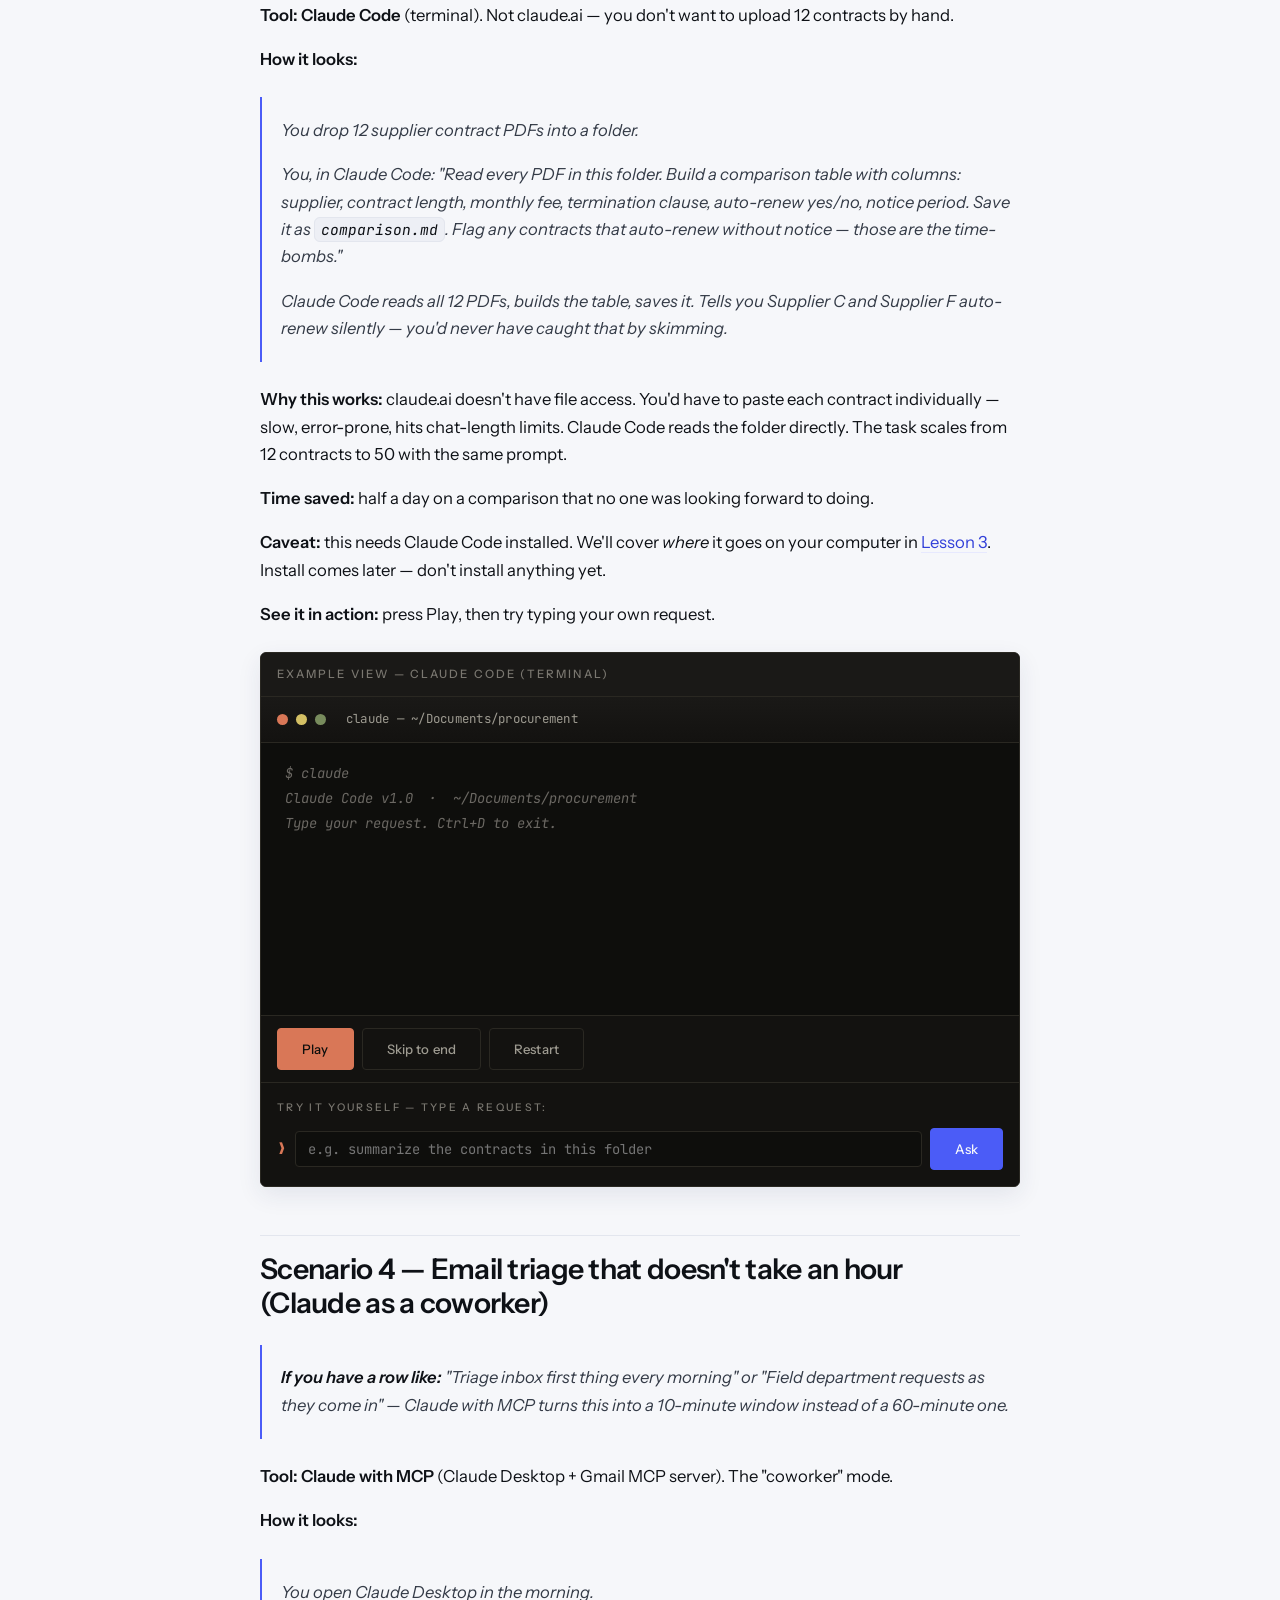
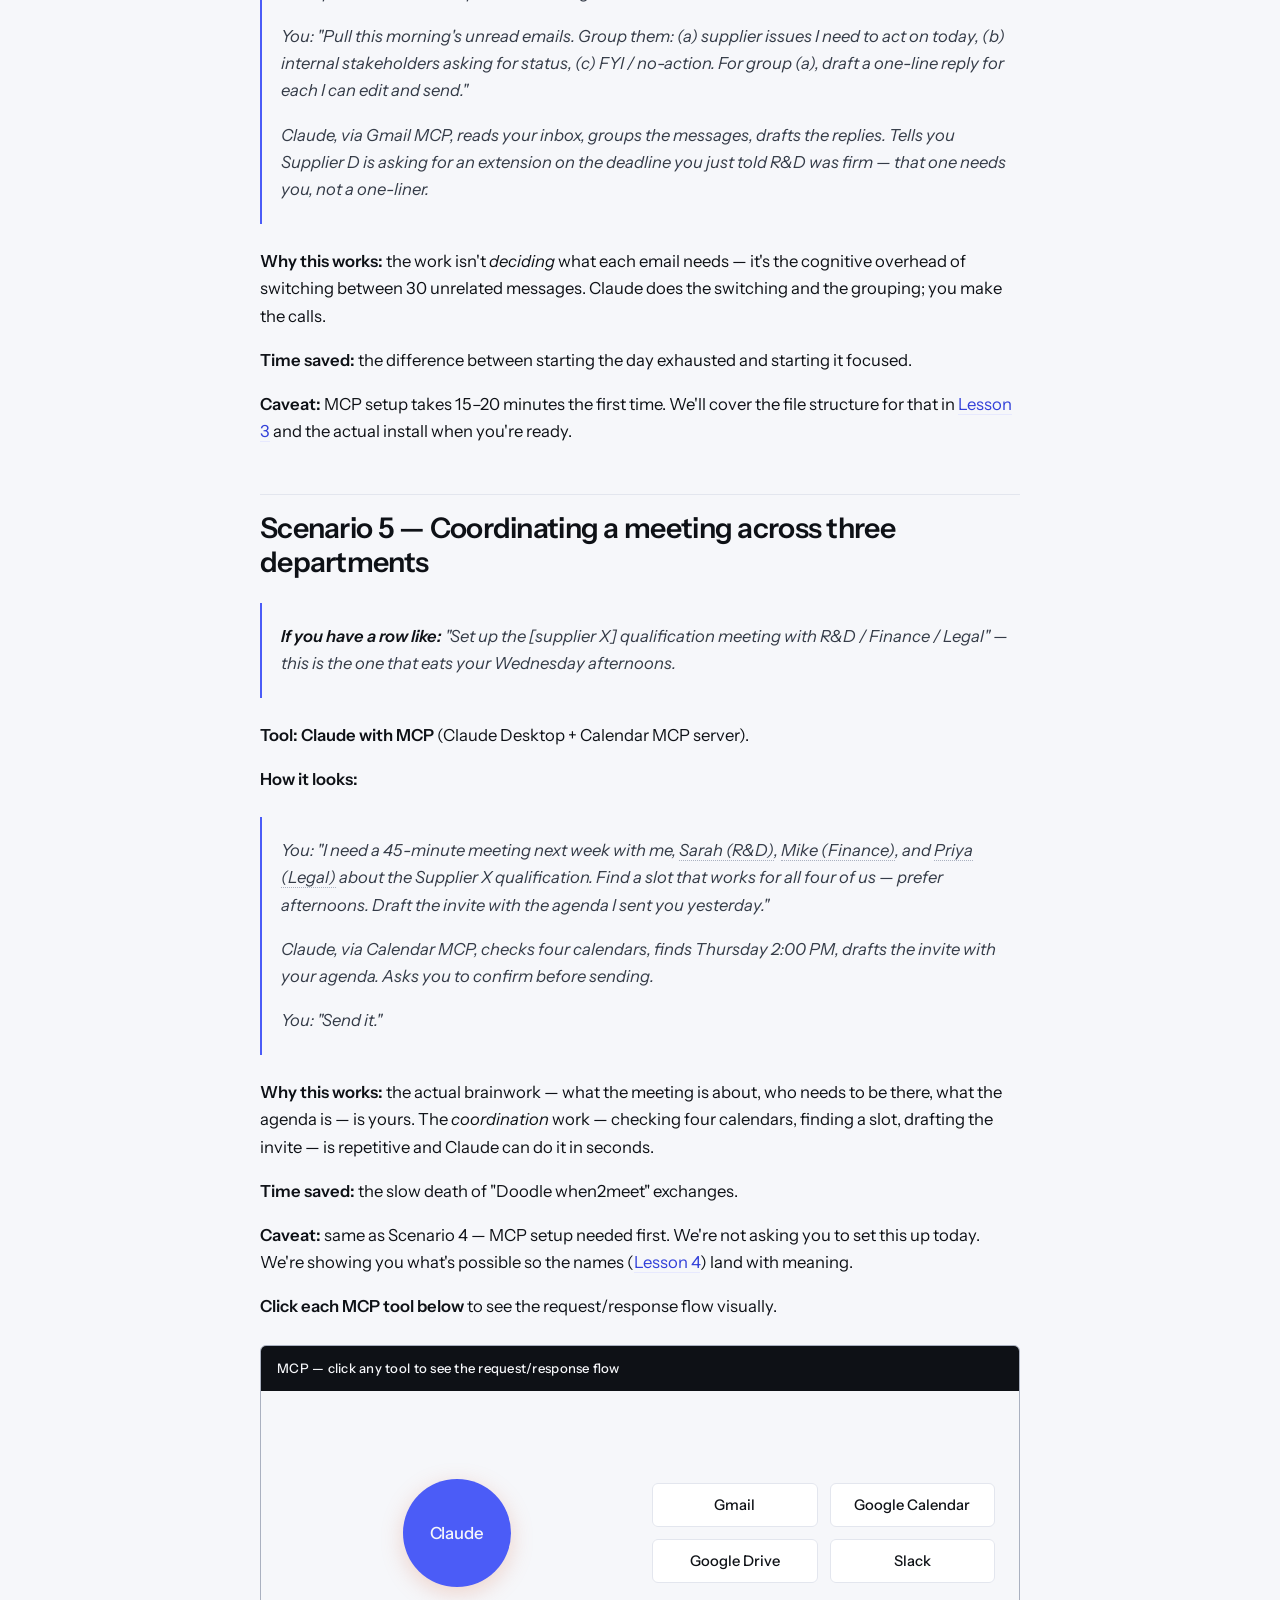
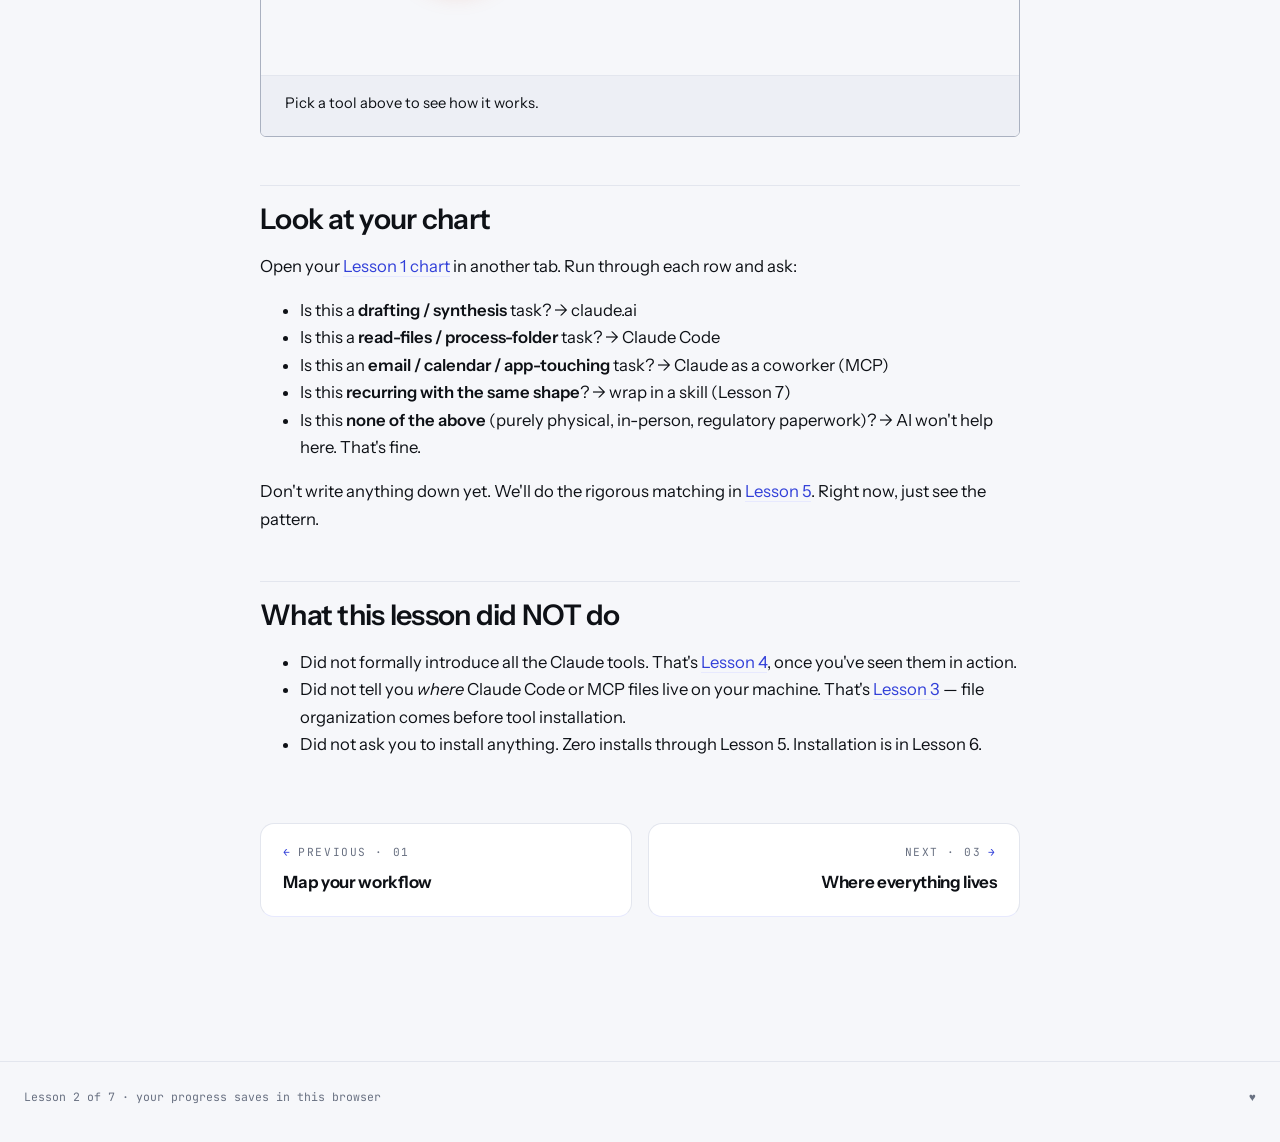
<file: lessons/02-ai-in-your-workflow/index.html>
<!DOCTYPE html>
<html lang="en" data-md-color-scheme="default">
<head>
<meta charset="utf-8">
<meta name="viewport" content="width=device-width, initial-scale=1">
<title>Lesson 2 — AI in your workflow · Claude, for Amet</title>
<link rel="preconnect" href="https://fonts.googleapis.com">
<link rel="preconnect" href="https://fonts.gstatic.com" crossorigin>
<link href="https://fonts.googleapis.com/css2?family=Instrument+Sans:ital,wght@0,400..700;1,400..700&amp;family=Instrument+Serif:ital@0;1&amp;family=JetBrains+Mono:wght@400;500;600&amp;display=swap" rel="stylesheet">
<link rel="stylesheet" href="../../assets/learning.css">
<link rel="stylesheet" href="../../assets/site.css">
</head>
<body data-depth="2" data-slug="02-ai-in-your-workflow" data-screen-label="Lesson 02">
<div class="pw-progress"><div class="pw-progress-fill"></div></div>
<header class="pw-header"></header>

<main class="pw-main md-typeset">

  <div class="pw-hero">
    <div class="pw-hero-num">02</div>
    <p class="pw-eyebrow">Lesson 02</p>
    <h1>AI in your workflow</h1>
    <div class="pw-meta">
      <span class="pw-chip"><strong>~20 min</strong></span>
      <span class="pw-chip">5 worked examples</span>
      <span class="pw-chip">no quizzes — just see the pattern</span>
    </div>
  </div>

  <aside class="margin-note">
    The names ("Claude Code," "MCP") are going to show up here and feel arbitrary. Ignore them for now — I'll properly introduce them in Lesson 4. Right now just watch what they <em>do</em>. — L.
  </aside>

  <p>You just produced a workflow chart. Now look at it through new eyes. AI doesn't help with <em>all</em> of it — but for specific kinds of work, the gain is huge. This lesson walks through five procurement scenarios you likely have on your chart, and shows how each one looks when AI is in the loop.</p>

  <blockquote>
    <p><strong>Two new names you'll see this lesson.</strong> They're properly introduced in <a href="../04-ai-tool-zoo/index.html">Lesson 4</a>, but you'll meet them by use first — that's the way the course works.</p>
    <ul>
      <li><strong>Claude Code</strong> = Claude with hands on your files. Runs in your terminal. Can read, write, and edit files on your computer directly. You point it at a folder; it does work in there.</li>
      <li><strong>Claude as a coworker</strong> (Claude Desktop + MCP) = Claude with hands on your <em>apps</em>. Hooked up to Gmail, Calendar, Slack, your internal systems. Reads your inbox, schedules meetings, drafts replies — actually does work in your apps.</li>
    </ul>
    <p>Everything else this lesson references — <strong>claude.ai</strong> (browser chat), <strong>skills</strong> (reusable instructions) — you've heard before. Don't worry about memorizing the names; just see them in context.</p>
  </blockquote>

  <h2>Scenario 1 — Drafting a tough email or memo</h2>

  <blockquote><p><strong>If you have a row like:</strong> <em>"Draft renewal-decision memo to R&amp;D dept lead"</em> or <em>"Email a supplier whose delivery is late"</em> — this is the bread-and-butter case.</p></blockquote>

  <p><strong>Tool:</strong> claude.ai (browser).</p>

  <p><strong>How it looks:</strong></p>

  <blockquote>
    <p><em>You, in claude.ai:</em> "I'm a procurement consultant at a pharma company. I need to write a two-paragraph memo to my R&amp;D department lead telling him we're pausing the Supplier A contract. Context: missed three deadlines this quarter. R&amp;D was the original sponsor. Tone: firm but collegial."</p>
    <p><em>Claude returns a draft.</em></p>
    <p><em>You:</em> "Second paragraph is too apologetic. Rewrite without the word 'unfortunately' and add a sentence at the end signaling we're open to a future conversation if their delivery improves."</p>
    <p><em>Claude returns a sharper draft.</em></p>
  </blockquote>

  <p><strong>Why this works:</strong> drafting is pure synthesis. You hold the context (Supplier A's history, the stakeholder relationship, the tone you want); Claude holds the structure (paragraph rhythm, professional phrasing). Three iterations and you have something you can send.</p>

  <p><strong>Time saved:</strong> 20–30 min on a memo that takes most people 45–60.</p>

  <p><strong>Try it in a mock claude.ai:</strong> type a memo request below and watch the response stream in.</p>

  <div data-playground="claude-ai-chat" data-mode="free"></div>

  <h2>Scenario 2 — Synthesizing meeting notes into a brief</h2>

  <blockquote><p><strong>If you have a row like:</strong> <em>"Weekly summary of supplier interactions for dept lead"</em> or <em>"Post-RFP debrief for finance"</em> — recurring summarization is everywhere in procurement.</p></blockquote>

  <p><strong>Tool:</strong> claude.ai. Becomes a skill in Lesson 7 once you're doing it weekly.</p>

  <p><strong>How it looks:</strong></p>

  <blockquote>
    <p><em>You, in claude.ai:</em> "Here are my raw notes from this week's supplier meetings [paste]. Produce a one-page brief for my department lead: status by supplier, decisions made, open risks, recommended next actions. Under 400 words. No fluff."</p>
    <p><em>Claude returns the brief.</em></p>
    <p><em>You:</em> "Move the 'open risks' section above 'decisions' — leadership reads the risk section first."</p>
  </blockquote>

  <p><strong>Why this works:</strong> raw notes are messy; briefs are structured. You're the source of truth on what happened; Claude organizes it. You see your job reflected back faster than you could write it yourself.</p>

  <p><strong>Time saved:</strong> the first one takes 10 min. The 5th time, it takes 2 min (because you've stopped tweaking the format).</p>

  <h2>Scenario 3 — Processing a stack of contracts <span style="white-space:nowrap;">(Claude Code territory)</span></h2>

  <blockquote><p><strong>If you have a row like:</strong> <em>"Review and compare contracts in [category] for the next sourcing cycle"</em> — anything where the task is "read these files" — this is where Claude Code earns its keep.</p></blockquote>

  <p><strong>Tool:</strong> <strong>Claude Code</strong> (terminal). Not claude.ai — you don't want to upload 12 contracts by hand.</p>

  <p><strong>How it looks:</strong></p>

  <blockquote>
    <p><em>You drop 12 supplier contract PDFs into a folder.</em></p>
    <p><em>You, in Claude Code:</em> "Read every PDF in this folder. Build a comparison table with columns: supplier, contract length, monthly fee, termination clause, auto-renew yes/no, notice period. Save it as <code>comparison.md</code>. Flag any contracts that auto-renew without notice — those are the time-bombs."</p>
    <p><em>Claude Code reads all 12 PDFs, builds the table, saves it. Tells you Supplier C and Supplier F auto-renew silently — you'd never have caught that by skimming.</em></p>
  </blockquote>

  <p><strong>Why this works:</strong> claude.ai doesn't have file access. You'd have to paste each contract individually — slow, error-prone, hits chat-length limits. Claude Code reads the folder directly. The task scales from 12 contracts to 50 with the same prompt.</p>

  <p><strong>Time saved:</strong> half a day on a comparison that no one was looking forward to doing.</p>

  <p><strong>Caveat:</strong> this needs Claude Code installed. We'll cover <em>where</em> it goes on your computer in <a href="../03-where-things-live/index.html">Lesson 3</a>. Install comes later — don't install anything yet.</p>

  <p><strong>See it in action:</strong> press Play, then try typing your own request.</p>

  <div data-playground="claude-code-terminal" data-script="rfp-summary"></div>

  <h2>Scenario 4 — Email triage that doesn't take an hour <span style="white-space:nowrap;">(Claude as a coworker)</span></h2>

  <blockquote><p><strong>If you have a row like:</strong> <em>"Triage inbox first thing every morning"</em> or <em>"Field department requests as they come in"</em> — Claude with MCP turns this into a 10-minute window instead of a 60-minute one.</p></blockquote>

  <p><strong>Tool:</strong> <strong>Claude with MCP</strong> (Claude Desktop + Gmail MCP server). The "coworker" mode.</p>

  <p><strong>How it looks:</strong></p>

  <blockquote>
    <p><em>You open Claude Desktop in the morning.</em></p>
    <p><em>You:</em> "Pull this morning's unread emails. Group them: (a) supplier issues I need to act on today, (b) internal stakeholders asking for status, (c) FYI / no-action. For group (a), draft a one-line reply for each I can edit and send."</p>
    <p><em>Claude, via Gmail MCP, reads your inbox, groups the messages, drafts the replies. Tells you Supplier D is asking for an extension on the deadline you just told R&amp;D was firm — that one needs you, not a one-liner.</em></p>
  </blockquote>

  <p><strong>Why this works:</strong> the work isn't <em>deciding</em> what each email needs — it's the cognitive overhead of switching between 30 unrelated messages. Claude does the switching and the grouping; you make the calls.</p>

  <p><strong>Time saved:</strong> the difference between starting the day exhausted and starting it focused.</p>

  <p><strong>Caveat:</strong> MCP setup takes 15–20 minutes the first time. We'll cover the file structure for that in <a href="../03-where-things-live/index.html">Lesson 3</a> and the actual install when you're ready.</p>

  <h2>Scenario 5 — Coordinating a meeting across three departments</h2>

  <blockquote><p><strong>If you have a row like:</strong> <em>"Set up the [supplier X] qualification meeting with R&amp;D / Finance / Legal"</em> — this is the one that eats your Wednesday afternoons.</p></blockquote>

  <p><strong>Tool:</strong> <strong>Claude with MCP</strong> (Claude Desktop + Calendar MCP server).</p>

  <p><strong>How it looks:</strong></p>

  <blockquote>
    <p><em>You:</em> "I need a 45-minute meeting next week with me, <span class="pw-who">Sarah (R&amp;D)</span>, <span class="pw-who">Mike (Finance)</span>, and <span class="pw-who">Priya (Legal)</span> about the Supplier X qualification. Find a slot that works for all four of us — prefer afternoons. Draft the invite with the agenda I sent you yesterday."</p>
    <p><em>Claude, via Calendar MCP, checks four calendars, finds Thursday 2:00 PM, drafts the invite with your agenda. Asks you to confirm before sending.</em></p>
    <p><em>You: "Send it."</em></p>
  </blockquote>

  <p><strong>Why this works:</strong> the actual brainwork — what the meeting is about, who needs to be there, what the agenda is — is yours. The <em>coordination</em> work — checking four calendars, finding a slot, drafting the invite — is repetitive and Claude can do it in seconds.</p>

  <p><strong>Time saved:</strong> the slow death of "Doodle when2meet" exchanges.</p>

  <p><strong>Caveat:</strong> same as Scenario 4 — MCP setup needed first. We're not asking you to set this up today. We're showing you what's possible so the names (<a href="../04-ai-tool-zoo/index.html">Lesson 4</a>) land with meaning.</p>

  <p><strong>Click each MCP tool below</strong> to see the request/response flow visually.</p>

  <div data-playground="mcp-demo"></div>

  <h2>Look at your chart</h2>

  <p>Open your <a href="../01-map-your-workflow/index.html">Lesson 1 chart</a> in another tab. Run through each row and ask:</p>

  <ul>
    <li>Is this a <strong>drafting / synthesis</strong> task? → claude.ai</li>
    <li>Is this a <strong>read-files / process-folder</strong> task? → Claude Code</li>
    <li>Is this an <strong>email / calendar / app-touching</strong> task? → Claude as a coworker (MCP)</li>
    <li>Is this <strong>recurring with the same shape</strong>? → wrap in a skill (Lesson 7)</li>
    <li>Is this <strong>none of the above</strong> (purely physical, in-person, regulatory paperwork)? → AI won't help here. That's fine.</li>
  </ul>

  <p>Don't write anything down yet. We'll do the rigorous matching in <a href="../05-match-tools-to-work/index.html">Lesson 5</a>. Right now, just see the pattern.</p>

  <h2>What this lesson did NOT do</h2>

  <ul>
    <li>Did not formally introduce all the Claude tools. That's <a href="../04-ai-tool-zoo/index.html">Lesson 4</a>, once you've seen them in action.</li>
    <li>Did not tell you <em>where</em> Claude Code or MCP files live on your machine. That's <a href="../03-where-things-live/index.html">Lesson 3</a> — file organization comes before tool installation.</li>
    <li>Did not ask you to install anything. Zero installs through Lesson 5. Installation is in Lesson 6.</li>
  </ul>

  <div class="pw-pager"></div>

</main>

<footer class="pw-foot">
  <span>Lesson 2 of 7 · your progress saves in this browser</span>
  <span class="pw-heart" title="you're the best dad. i love you. — L.">♥</span>
</footer>

<script src="../../assets/site.js"></script>
<script src="../../assets/quiz.js"></script>
<script src="../../assets/playgrounds.js"></script>
<script src="../../assets/game.js"></script>
<script src="../../assets/askbot.js"></script>
</body>
</html>
</file>
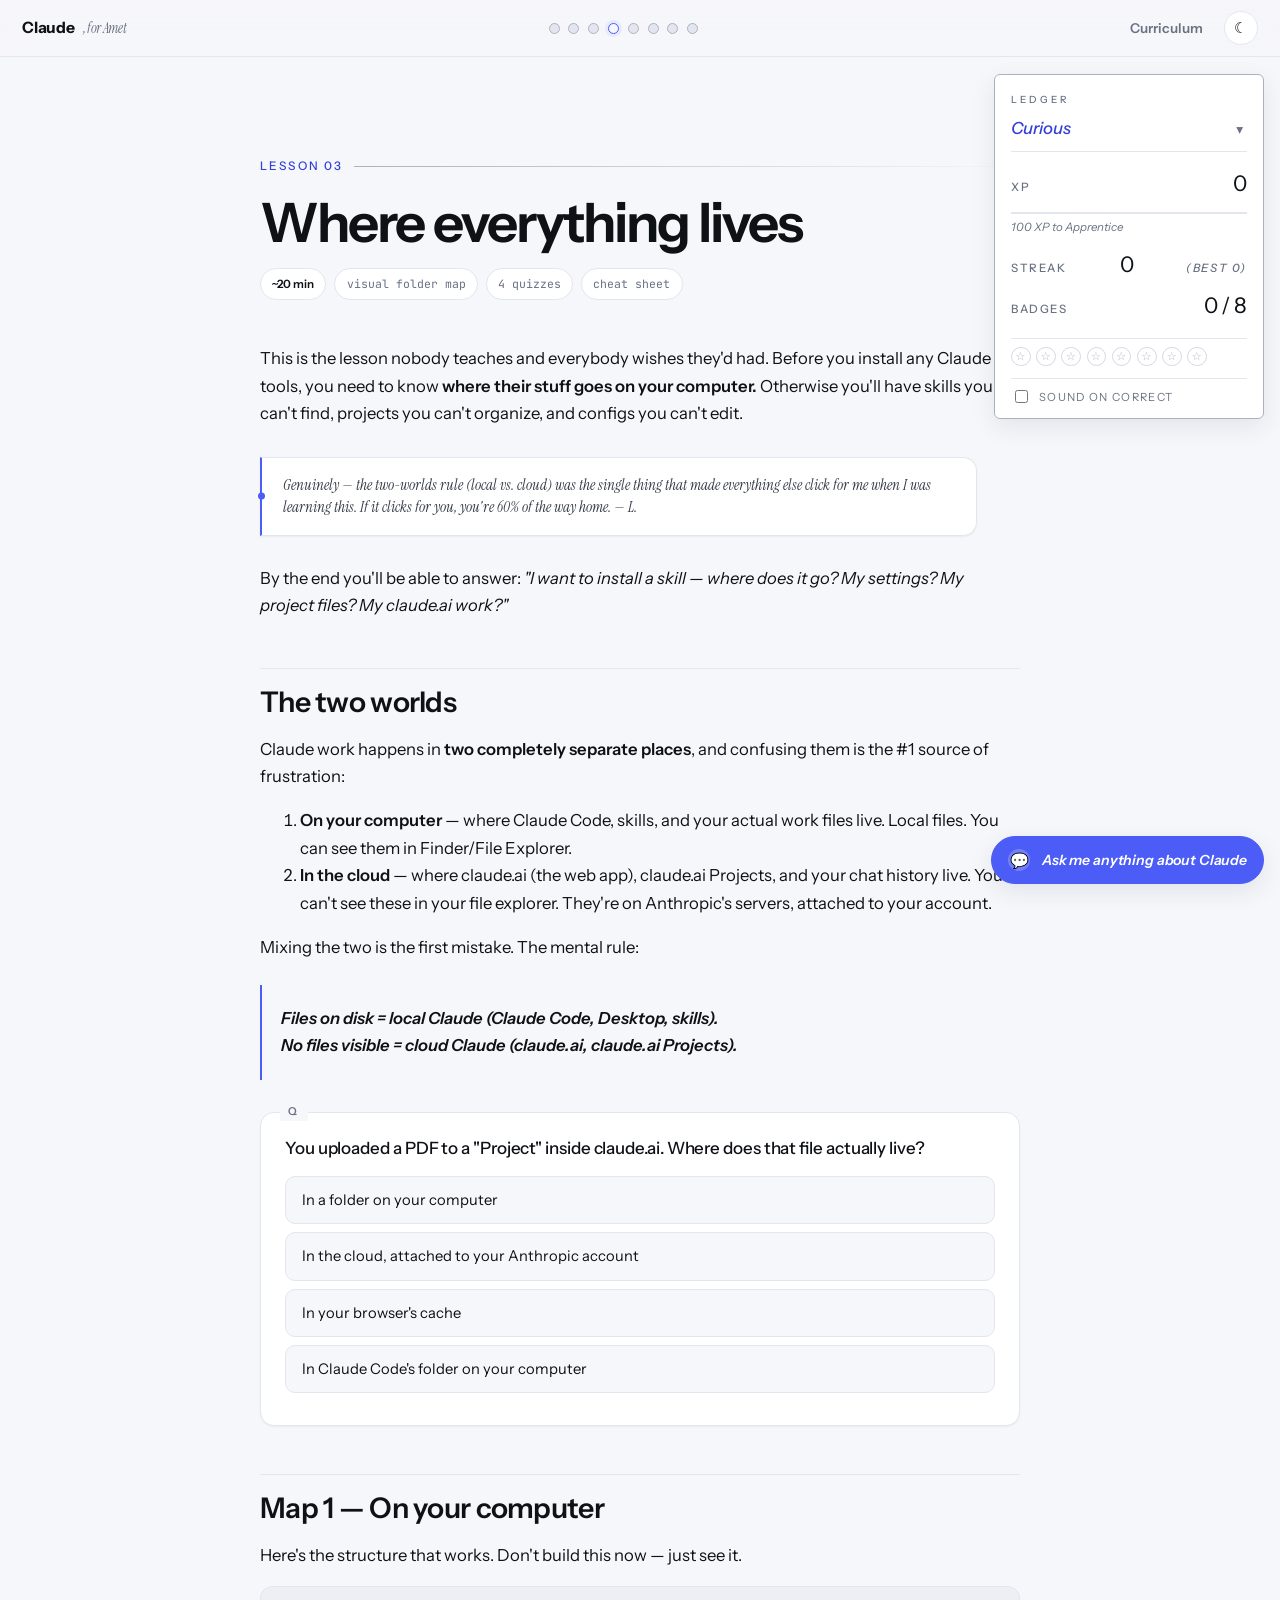
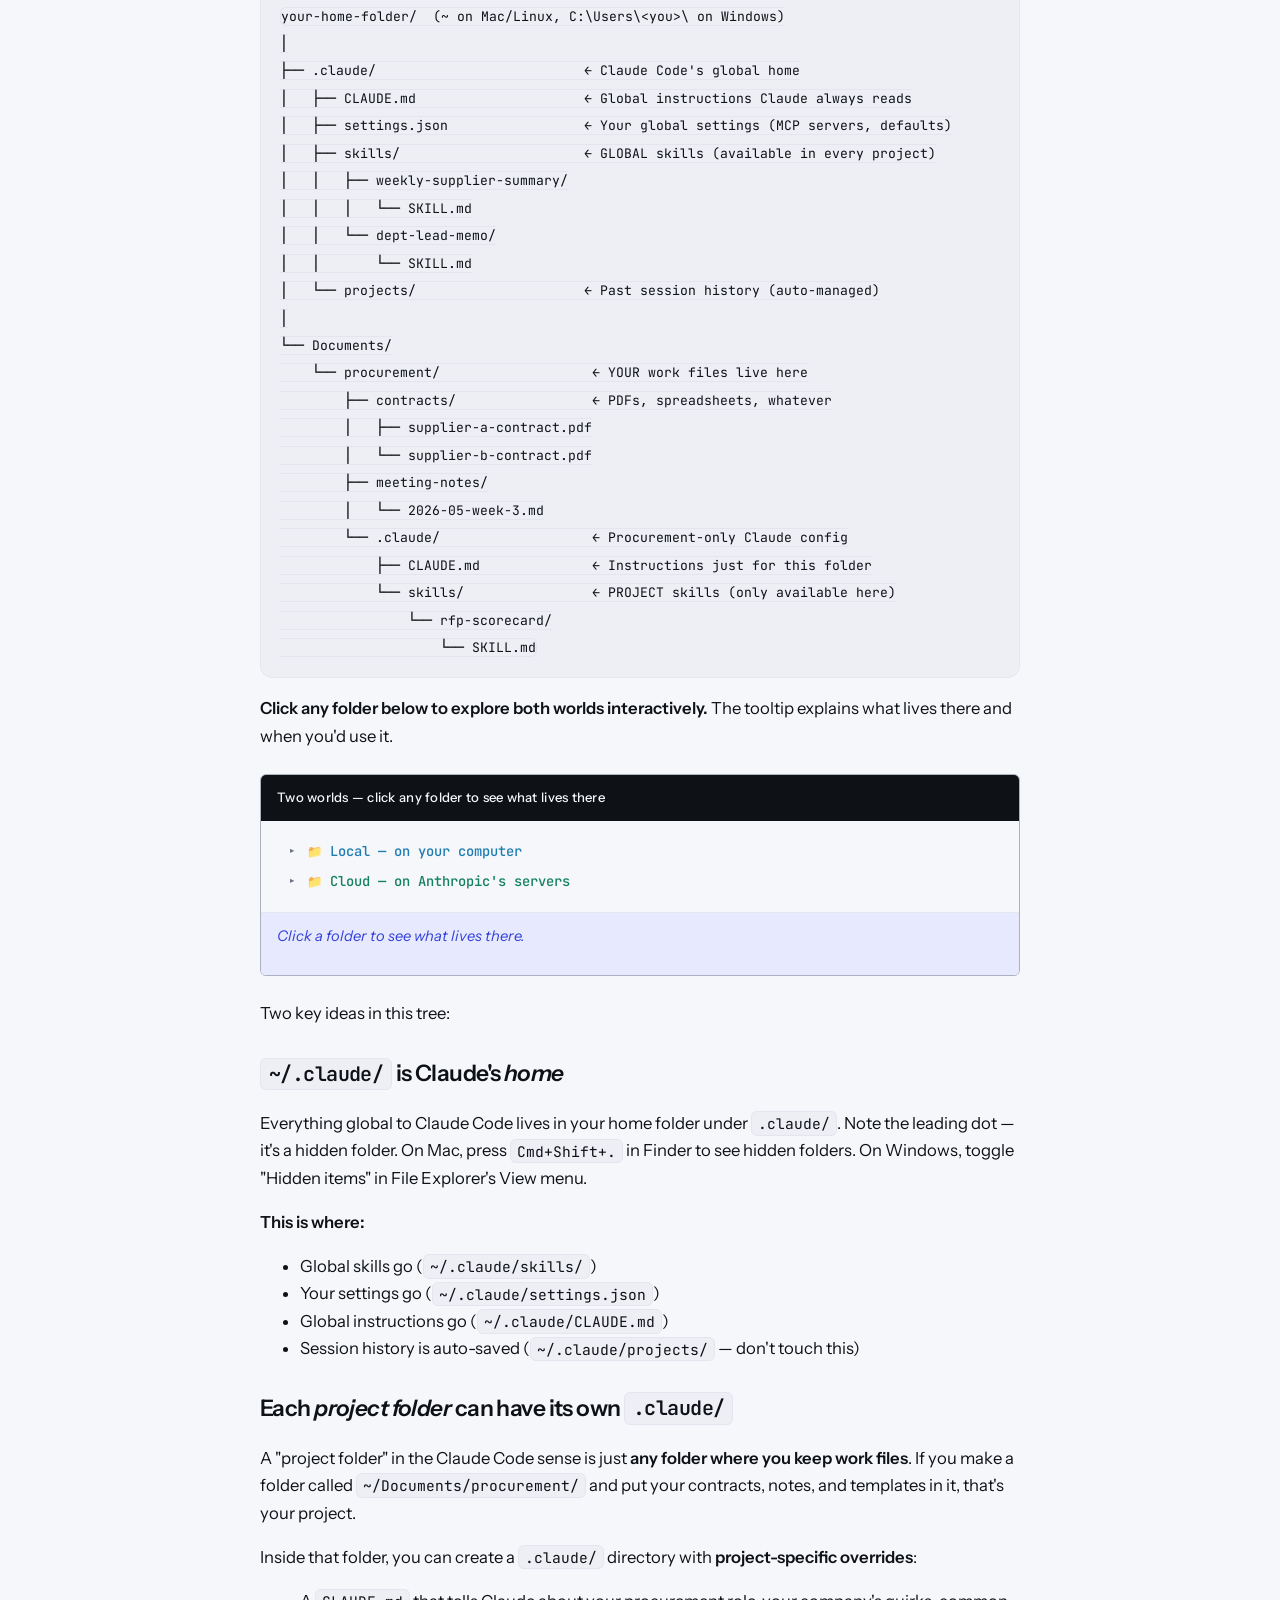
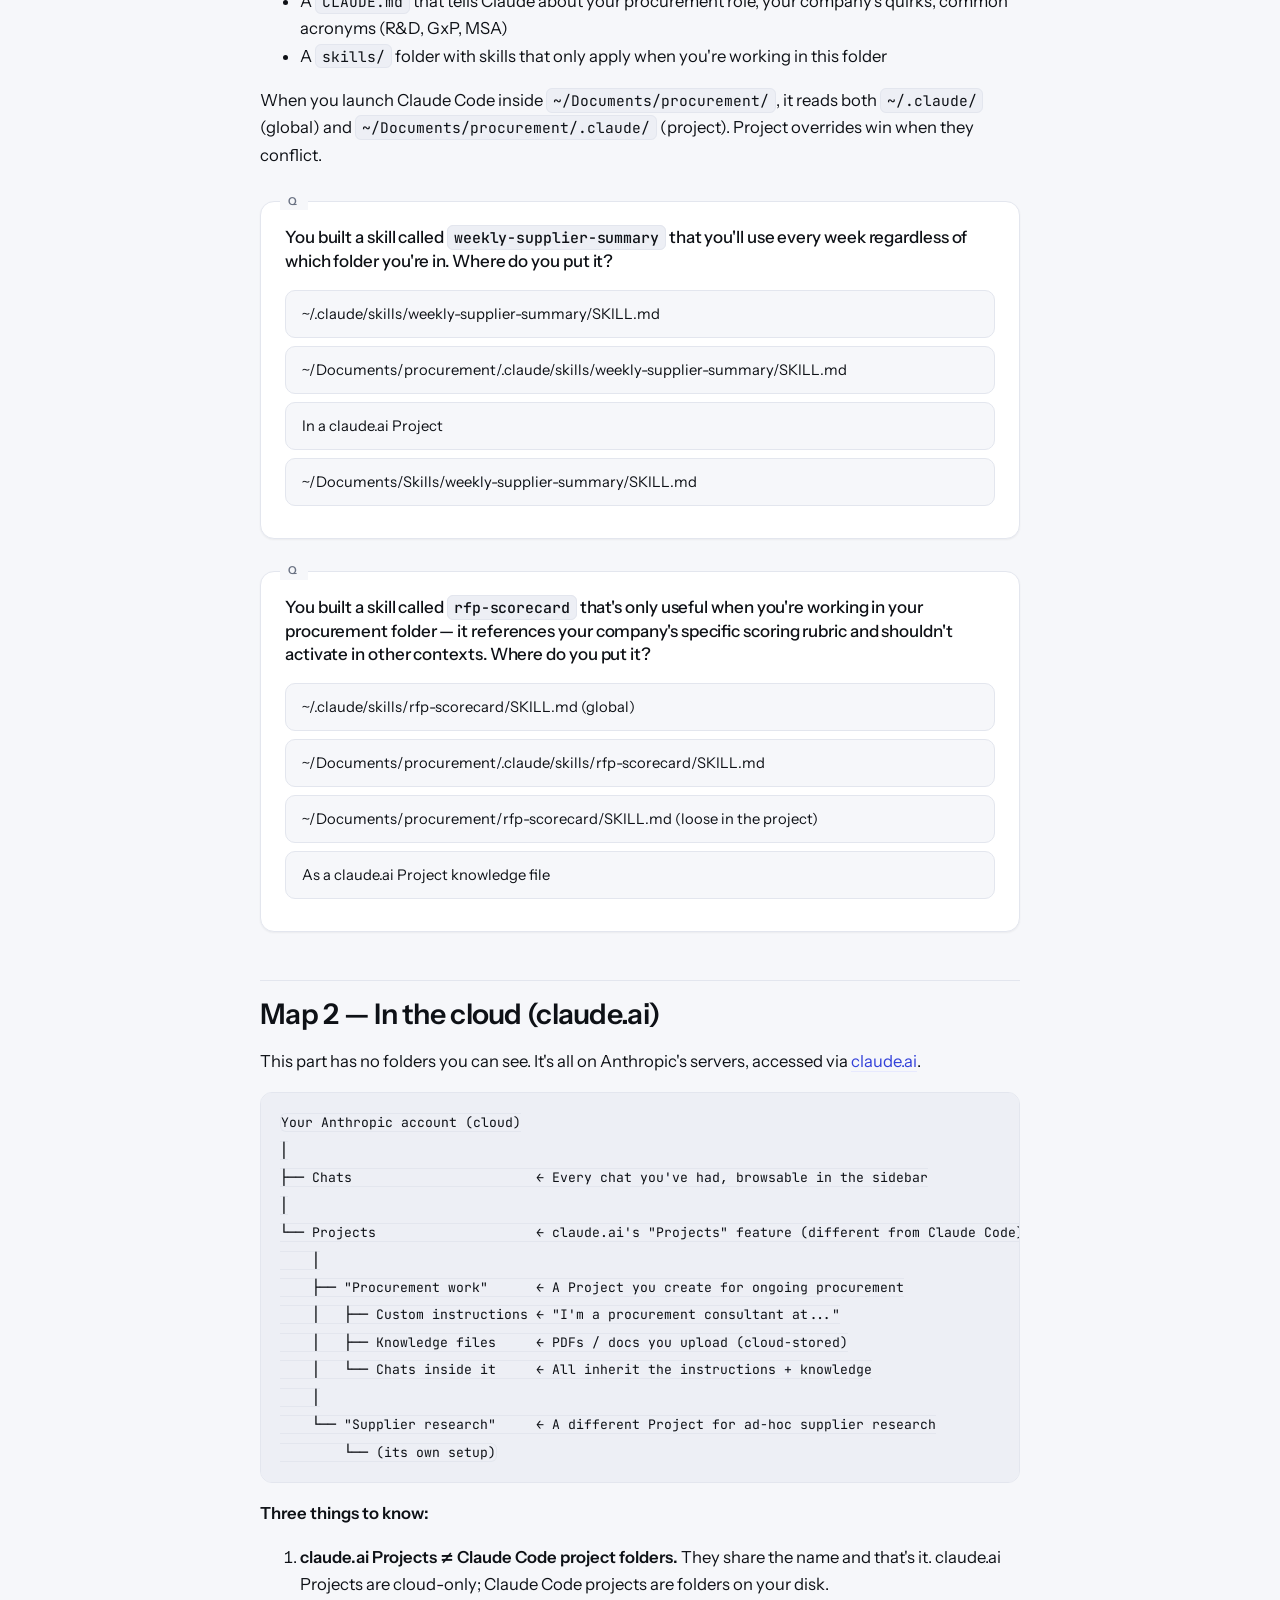
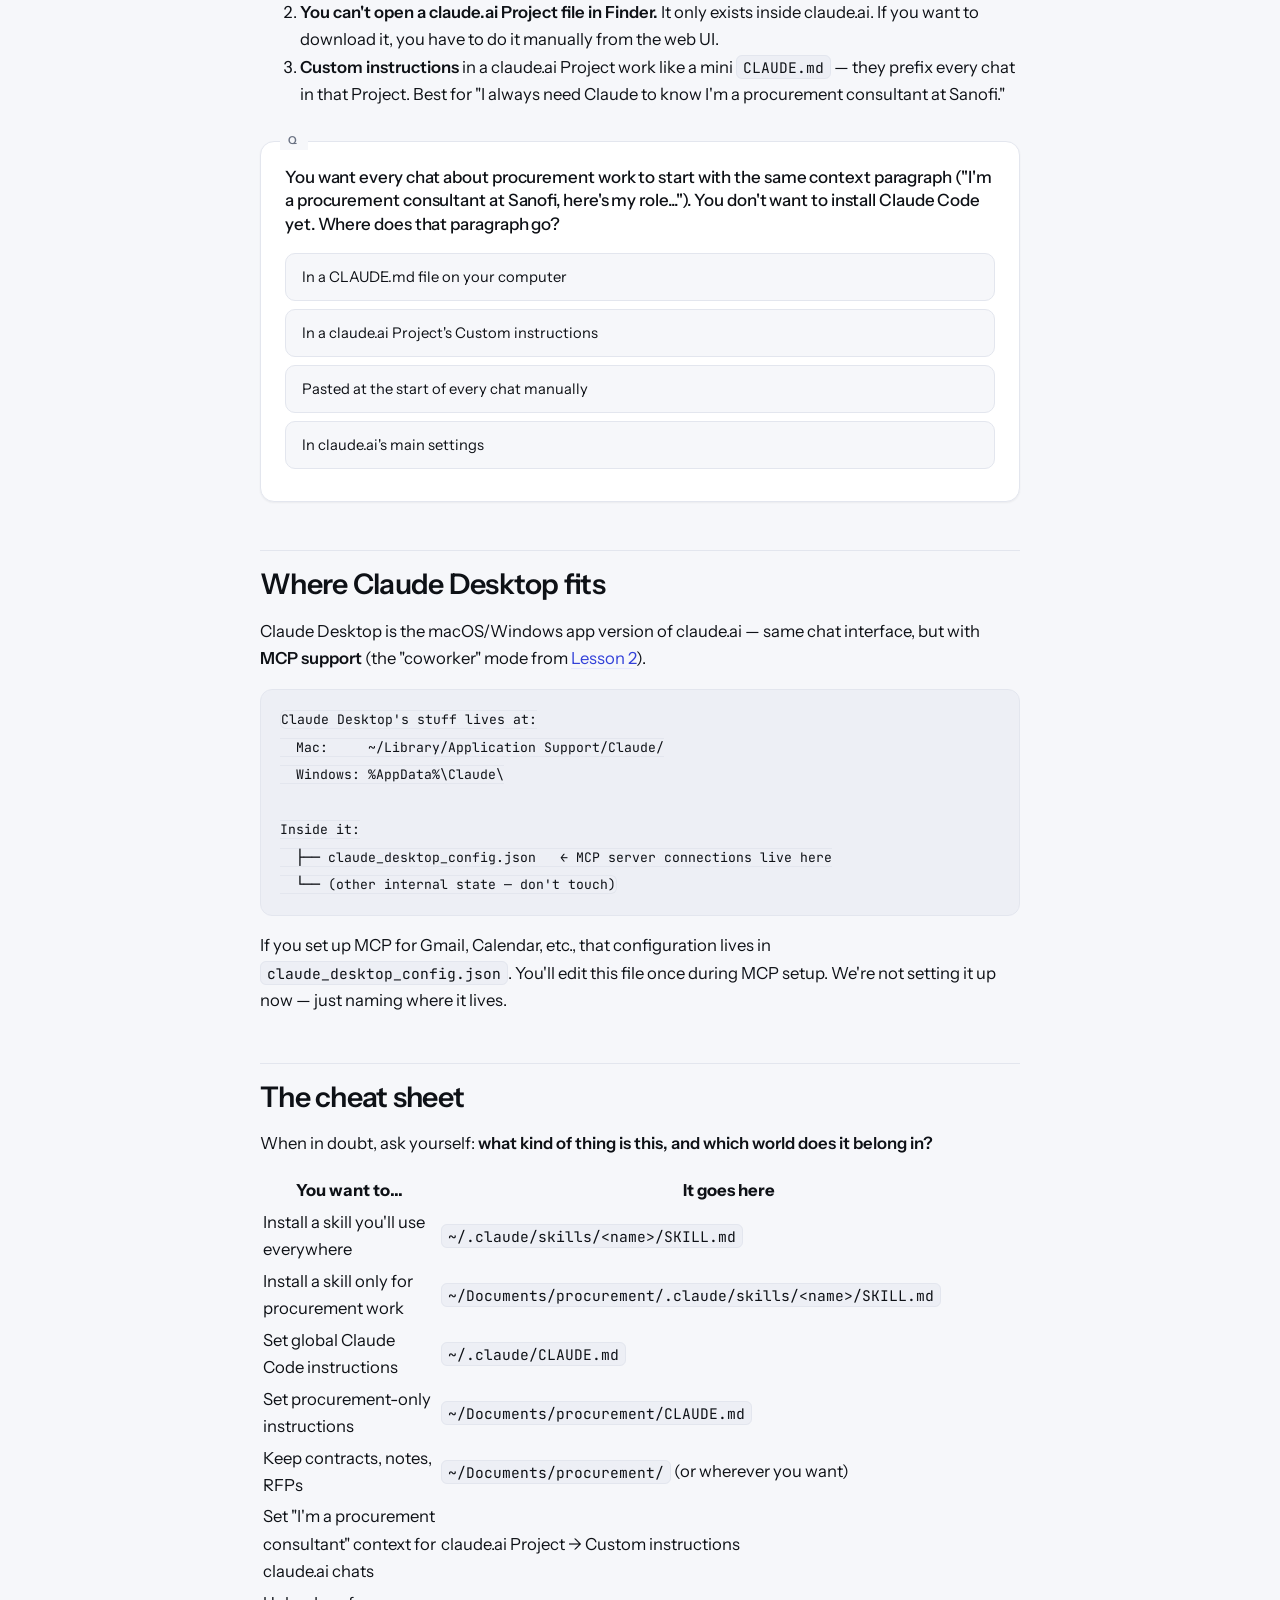
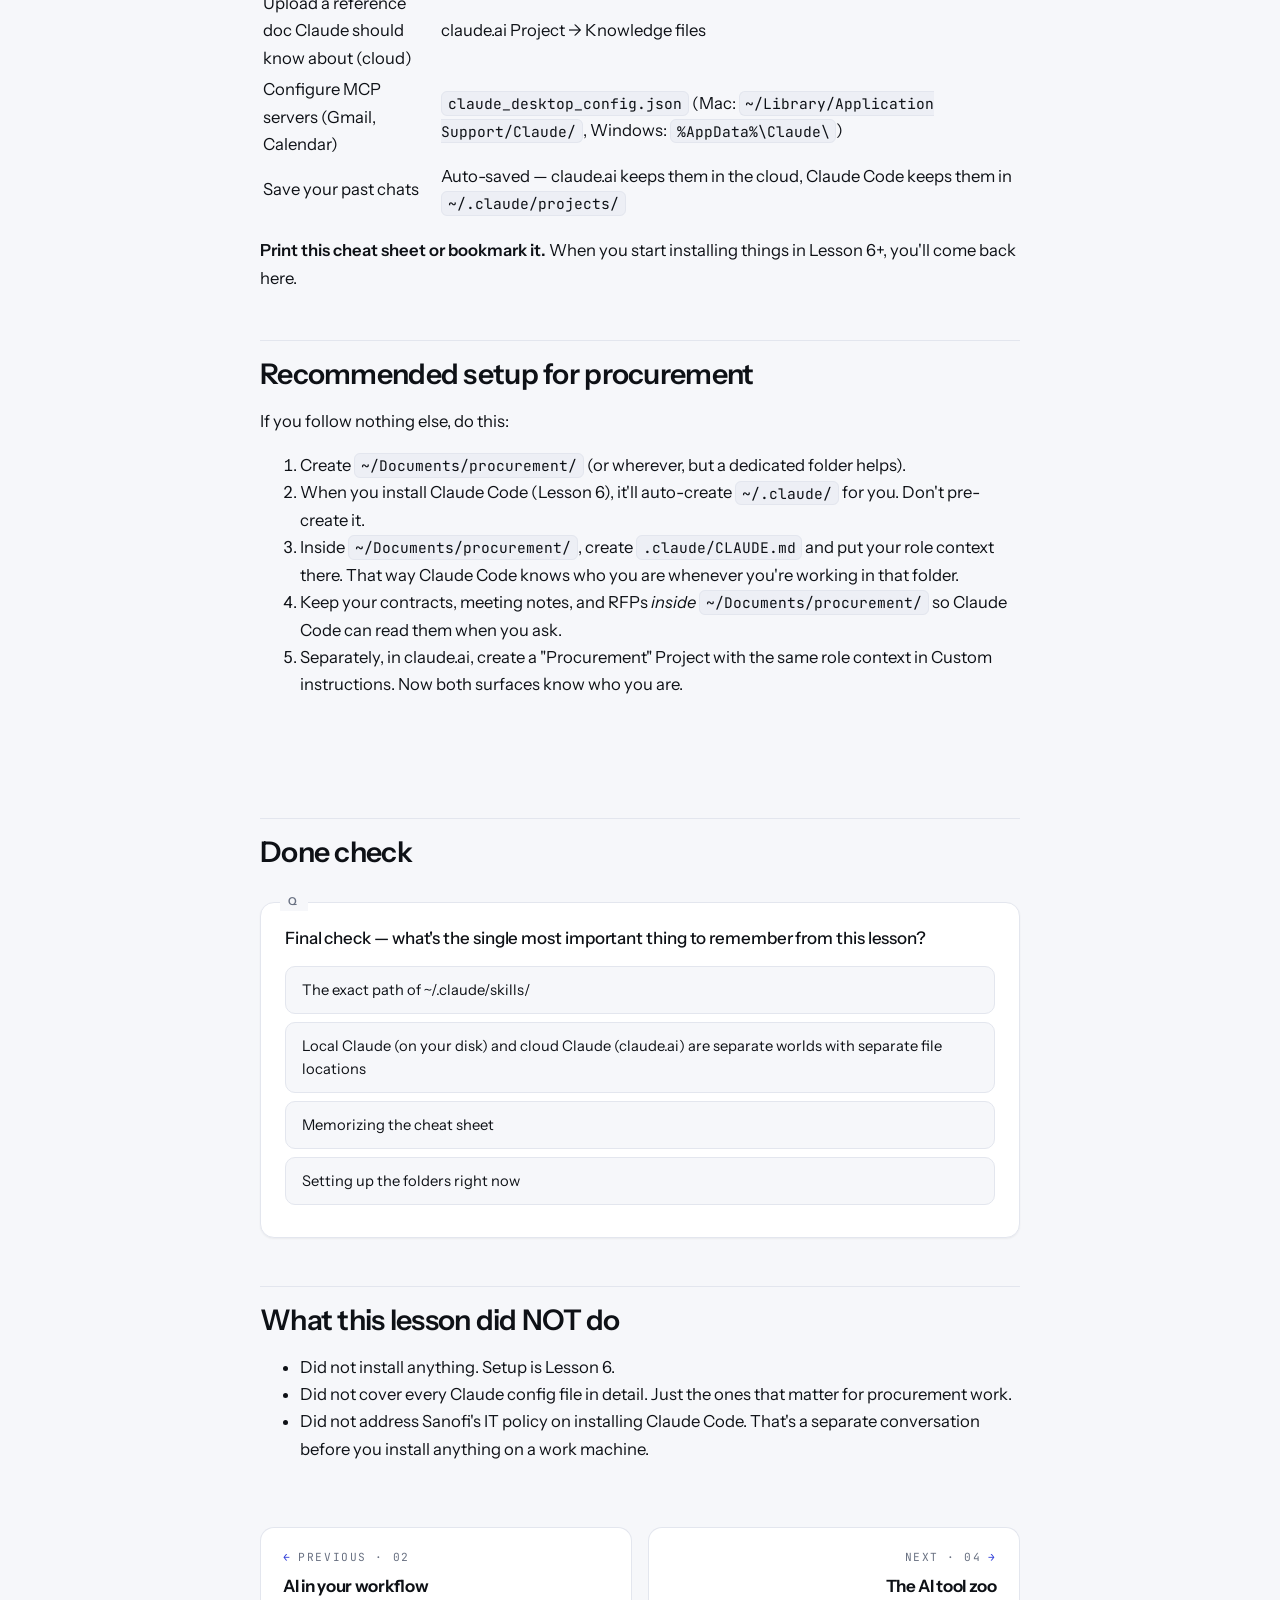
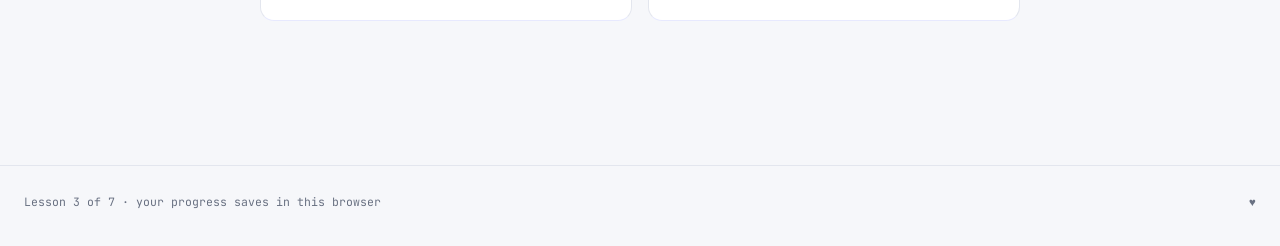
<file: lessons/03-where-things-live/index.html>
<!DOCTYPE html>
<html lang="en" data-md-color-scheme="default">
<head>
<meta charset="utf-8">
<meta name="viewport" content="width=device-width, initial-scale=1">
<title>Lesson 3 — Where everything lives · Claude, for Amet</title>
<link rel="preconnect" href="https://fonts.googleapis.com">
<link rel="preconnect" href="https://fonts.gstatic.com" crossorigin>
<link href="https://fonts.googleapis.com/css2?family=Instrument+Sans:ital,wght@0,400..700;1,400..700&amp;family=Instrument+Serif:ital@0;1&amp;family=JetBrains+Mono:wght@400;500;600&amp;display=swap" rel="stylesheet">
<link rel="stylesheet" href="../../assets/learning.css">
<link rel="stylesheet" href="../../assets/site.css">
</head>
<body data-depth="2" data-slug="03-where-things-live" data-screen-label="Lesson 03">
<div class="pw-progress"><div class="pw-progress-fill"></div></div>
<header class="pw-header"></header>

<main class="pw-main md-typeset">

  <div class="pw-hero">
    <div class="pw-hero-num">03</div>
    <p class="pw-eyebrow">Lesson 03</p>
    <h1>Where everything lives</h1>
    <div class="pw-meta">
      <span class="pw-chip"><strong>~20 min</strong></span>
      <span class="pw-chip">visual folder map</span>
      <span class="pw-chip">4 quizzes</span>
      <span class="pw-chip">cheat sheet</span>
    </div>
  </div>

  <p>This is the lesson nobody teaches and everybody wishes they'd had. Before you install any Claude tools, you need to know <strong>where their stuff goes on your computer.</strong> Otherwise you'll have skills you can't find, projects you can't organize, and configs you can't edit.</p>

  <aside class="margin-note">
    Genuinely — the two-worlds rule (local vs. cloud) was the single thing that made everything else click for me when I was learning this. If it clicks for you, you're 60% of the way home. — L.
  </aside>

  <p>By the end you'll be able to answer: <em>"I want to install a skill — where does it go? My settings? My project files? My claude.ai work?"</em></p>

  <h2>The two worlds</h2>

  <p>Claude work happens in <strong>two completely separate places</strong>, and confusing them is the #1 source of frustration:</p>

  <ol>
    <li><strong>On your computer</strong> — where Claude Code, skills, and your actual work files live. Local files. You can see them in Finder/File Explorer.</li>
    <li><strong>In the cloud</strong> — where claude.ai (the web app), claude.ai Projects, and your chat history live. You can't see these in your file explorer. They're on Anthropic's servers, attached to your account.</li>
  </ol>

  <p>Mixing the two is the first mistake. The mental rule:</p>

  <blockquote>
    <p><strong>Files on disk = local Claude (Claude Code, Desktop, skills).</strong><br>
    <strong>No files visible = cloud Claude (claude.ai, claude.ai Projects).</strong></p>
  </blockquote>

  <div class="quiz" data-quiz-id="two-worlds">
    <p class="quiz-q">You uploaded a PDF to a "Project" inside claude.ai. Where does that file actually live?</p>
    <ul class="quiz-opts">
      <li data-correct="false" data-explain="Nope — it's not on your computer. It's on Anthropic's servers, attached to your account. If you switch computers, the file is still there. If you clear your downloads folder, the file is unaffected.">In a folder on your computer</li>
      <li data-correct="true" data-explain="Right. claude.ai Projects live in the cloud. Files you upload there are stored on Anthropic's servers, not on your disk. That's why you can access them from any browser by signing in.">In the cloud, attached to your Anthropic account</li>
      <li data-correct="false" data-explain="No — it's not stored in your browser. The file is uploaded to Anthropic's servers.">In your browser's cache</li>
      <li data-correct="false" data-explain="No — Claude Code is a separate, local-only tool. claude.ai (web) and Claude Code don't share files automatically.">In Claude Code's folder on your computer</li>
    </ul>
  </div>

  <h2>Map 1 — On your computer</h2>

  <p>Here's the structure that works. Don't build this now — just see it.</p>

<pre><code>your-home-folder/  (~ on Mac/Linux, C:\Users\&lt;you&gt;\ on Windows)
│
├── .claude/                          ← Claude Code's global home
│   ├── CLAUDE.md                     ← Global instructions Claude always reads
│   ├── settings.json                 ← Your global settings (MCP servers, defaults)
│   ├── skills/                       ← GLOBAL skills (available in every project)
│   │   ├── weekly-supplier-summary/
│   │   │   └── SKILL.md
│   │   └── dept-lead-memo/
│   │       └── SKILL.md
│   └── projects/                     ← Past session history (auto-managed)
│
└── Documents/
    └── procurement/                   ← YOUR work files live here
        ├── contracts/                 ← PDFs, spreadsheets, whatever
        │   ├── supplier-a-contract.pdf
        │   └── supplier-b-contract.pdf
        ├── meeting-notes/
        │   └── 2026-05-week-3.md
        └── .claude/                   ← Procurement-only Claude config
            ├── CLAUDE.md              ← Instructions just for this folder
            └── skills/                ← PROJECT skills (only available here)
                └── rfp-scorecard/
                    └── SKILL.md</code></pre>

  <p><strong>Click any folder below to explore both worlds interactively.</strong> The tooltip explains what lives there and when you'd use it.</p>

  <div data-playground="folder-tree"></div>

  <p>Two key ideas in this tree:</p>

  <h3><code>~/.claude/</code> is Claude's <em>home</em></h3>

  <p>Everything global to Claude Code lives in your home folder under <code>.claude/</code>. Note the leading dot — it's a hidden folder. On Mac, press <code>Cmd+Shift+.</code> in Finder to see hidden folders. On Windows, toggle "Hidden items" in File Explorer's View menu.</p>

  <p><strong>This is where:</strong></p>
  <ul>
    <li>Global skills go (<code>~/.claude/skills/</code>)</li>
    <li>Your settings go (<code>~/.claude/settings.json</code>)</li>
    <li>Global instructions go (<code>~/.claude/CLAUDE.md</code>)</li>
    <li>Session history is auto-saved (<code>~/.claude/projects/</code> — don't touch this)</li>
  </ul>

  <h3>Each <em>project folder</em> can have its own <code>.claude/</code></h3>

  <p>A "project folder" in the Claude Code sense is just <strong>any folder where you keep work files</strong>. If you make a folder called <code>~/Documents/procurement/</code> and put your contracts, notes, and templates in it, that's your project.</p>

  <p>Inside that folder, you can create a <code>.claude/</code> directory with <strong>project-specific overrides</strong>:</p>

  <ul>
    <li>A <code>CLAUDE.md</code> that tells Claude about your procurement role, your company's quirks, common acronyms (R&amp;D, GxP, MSA)</li>
    <li>A <code>skills/</code> folder with skills that only apply when you're working in this folder</li>
  </ul>

  <p>When you launch Claude Code inside <code>~/Documents/procurement/</code>, it reads both <code>~/.claude/</code> (global) and <code>~/Documents/procurement/.claude/</code> (project). Project overrides win when they conflict.</p>

  <div class="quiz" data-quiz-id="skill-location">
    <p class="quiz-q">You built a skill called <code>weekly-supplier-summary</code> that you'll use every week regardless of which folder you're in. Where do you put it?</p>
    <ul class="quiz-opts">
      <li data-correct="true" data-explain="Right. Global skills go in ~/.claude/skills/. They're available everywhere — in every folder, every Claude Code session. The full path would be ~/.claude/skills/weekly-supplier-summary/SKILL.md.">~/.claude/skills/weekly-supplier-summary/SKILL.md</li>
      <li data-correct="false" data-explain="Close — but that's a project-specific skill location. It'd only work when you're inside ~/Documents/procurement/. If you want it everywhere, use the global location.">~/Documents/procurement/.claude/skills/weekly-supplier-summary/SKILL.md</li>
      <li data-correct="false" data-explain="No — claude.ai (web) doesn't use skills. Skills are a Claude Code feature. claude.ai uses 'Custom Instructions' or 'Projects' for similar purposes.">In a claude.ai Project</li>
      <li data-correct="false" data-explain="No — Documents/Skills/ isn't a Claude convention. Claude looks for skills in .claude/skills/ specifically.">~/Documents/Skills/weekly-supplier-summary/SKILL.md</li>
    </ul>
  </div>

  <div class="quiz" data-quiz-id="rfp-skill-location">
    <p class="quiz-q">You built a skill called <code>rfp-scorecard</code> that's only useful when you're working in your procurement folder — it references your company's specific scoring rubric and shouldn't activate in other contexts. Where do you put it?</p>
    <ul class="quiz-opts">
      <li data-correct="false" data-explain="Putting it globally means it'll try to activate everywhere — even when you're working on something unrelated. Use the project-scoped location instead.">~/.claude/skills/rfp-scorecard/SKILL.md (global)</li>
      <li data-correct="true" data-explain="Right. Project-scoped skills live in <your-project>/.claude/skills/. This one only activates when you're working in ~/Documents/procurement/. Cleaner and safer.">~/Documents/procurement/.claude/skills/rfp-scorecard/SKILL.md</li>
      <li data-correct="false" data-explain="No — Claude doesn't read random folders. Skills must be inside a .claude/skills/ folder, either global or project.">~/Documents/procurement/rfp-scorecard/SKILL.md (loose in the project)</li>
      <li data-correct="false" data-explain="No — claude.ai (web) doesn't use skills. Skills are a Claude Code feature.">As a claude.ai Project knowledge file</li>
    </ul>
  </div>

  <h2>Map 2 — In the cloud (claude.ai)</h2>

  <p>This part has no folders you can see. It's all on Anthropic's servers, accessed via <a href="https://claude.ai">claude.ai</a>.</p>

<pre><code>Your Anthropic account (cloud)
│
├── Chats                       ← Every chat you've had, browsable in the sidebar
│
└── Projects                    ← claude.ai's "Projects" feature (different from Claude Code)
    │
    ├── "Procurement work"      ← A Project you create for ongoing procurement
    │   ├── Custom instructions ← "I'm a procurement consultant at..."
    │   ├── Knowledge files     ← PDFs / docs you upload (cloud-stored)
    │   └── Chats inside it     ← All inherit the instructions + knowledge
    │
    └── "Supplier research"     ← A different Project for ad-hoc supplier research
        └── (its own setup)</code></pre>

  <p><strong>Three things to know:</strong></p>

  <ol>
    <li><strong>claude.ai Projects ≠ Claude Code project folders.</strong> They share the name and that's it. claude.ai Projects are cloud-only; Claude Code projects are folders on your disk.</li>
    <li><strong>You can't open a claude.ai Project file in Finder.</strong> It only exists inside claude.ai. If you want to download it, you have to do it manually from the web UI.</li>
    <li><strong>Custom instructions</strong> in a claude.ai Project work like a mini <code>CLAUDE.md</code> — they prefix every chat in that Project. Best for "I always need Claude to know I'm a procurement consultant at Sanofi."</li>
  </ol>

  <div class="quiz" data-quiz-id="claude-ai-project-location">
    <p class="quiz-q">You want every chat about procurement work to start with the same context paragraph ("I'm a procurement consultant at Sanofi, here's my role..."). You don't want to install Claude Code yet. Where does that paragraph go?</p>
    <ul class="quiz-opts">
      <li data-correct="false" data-explain="No — CLAUDE.md is a Claude Code (local) feature. If you don't have Claude Code installed, this doesn't help.">In a CLAUDE.md file on your computer</li>
      <li data-correct="true" data-explain="Right. claude.ai Projects have 'Custom instructions' that get prepended to every chat in that Project. Create a 'Procurement work' Project, drop your context paragraph in the Custom instructions field, and every chat inside that Project carries it.">In a claude.ai Project's Custom instructions</li>
      <li data-correct="false" data-explain="That works but it's the lazy version — you'd retype it every chat. Projects exist exactly to avoid this.">Pasted at the start of every chat manually</li>
      <li data-correct="false" data-explain="No — there's no global setting in claude.ai for this. The closest thing is Projects.">In claude.ai's main settings</li>
    </ul>
  </div>

  <h2>Where Claude Desktop fits</h2>

  <p>Claude Desktop is the macOS/Windows app version of claude.ai — same chat interface, but with <strong>MCP support</strong> (the "coworker" mode from <a href="../02-ai-in-your-workflow/index.html">Lesson 2</a>).</p>

<pre><code>Claude Desktop's stuff lives at:
  Mac:     ~/Library/Application Support/Claude/
  Windows: %AppData%\Claude\

Inside it:
  ├── claude_desktop_config.json   ← MCP server connections live here
  └── (other internal state — don't touch)</code></pre>

  <p>If you set up MCP for Gmail, Calendar, etc., that configuration lives in <code>claude_desktop_config.json</code>. You'll edit this file once during MCP setup. We're not setting it up now — just naming where it lives.</p>

  <h2>The cheat sheet</h2>

  <p>When in doubt, ask yourself: <strong>what kind of thing is this, and which world does it belong in?</strong></p>

  <table>
    <thead><tr><th>You want to…</th><th>It goes here</th></tr></thead>
    <tbody>
      <tr><td>Install a skill you'll use everywhere</td><td><code>~/.claude/skills/&lt;name&gt;/SKILL.md</code></td></tr>
      <tr><td>Install a skill only for procurement work</td><td><code>~/Documents/procurement/.claude/skills/&lt;name&gt;/SKILL.md</code></td></tr>
      <tr><td>Set global Claude Code instructions</td><td><code>~/.claude/CLAUDE.md</code></td></tr>
      <tr><td>Set procurement-only instructions</td><td><code>~/Documents/procurement/CLAUDE.md</code></td></tr>
      <tr><td>Keep contracts, notes, RFPs</td><td><code>~/Documents/procurement/</code> (or wherever you want)</td></tr>
      <tr><td>Set "I'm a procurement consultant" context for claude.ai chats</td><td>claude.ai Project → Custom instructions</td></tr>
      <tr><td>Upload a reference doc Claude should know about (cloud)</td><td>claude.ai Project → Knowledge files</td></tr>
      <tr><td>Configure MCP servers (Gmail, Calendar)</td><td><code>claude_desktop_config.json</code> (Mac: <code>~/Library/Application Support/Claude/</code>, Windows: <code>%AppData%\Claude\</code>)</td></tr>
      <tr><td>Save your past chats</td><td>Auto-saved — claude.ai keeps them in the cloud, Claude Code keeps them in <code>~/.claude/projects/</code></td></tr>
    </tbody>
  </table>

  <p><strong>Print this cheat sheet or bookmark it.</strong> When you start installing things in Lesson 6+, you'll come back here.</p>

  <h2>Recommended setup for procurement</h2>

  <p>If you follow nothing else, do this:</p>

  <ol>
    <li>Create <code>~/Documents/procurement/</code> (or wherever, but a dedicated folder helps).</li>
    <li>When you install Claude Code (Lesson 6), it'll auto-create <code>~/.claude/</code> for you. Don't pre-create it.</li>
    <li>Inside <code>~/Documents/procurement/</code>, create <code>.claude/CLAUDE.md</code> and put your role context there. That way Claude Code knows who you are whenever you're working in that folder.</li>
    <li>Keep your contracts, meeting notes, and RFPs <em>inside</em> <code>~/Documents/procurement/</code> so Claude Code can read them when you ask.</li>
    <li>Separately, in claude.ai, create a "Procurement" Project with the same role context in Custom instructions. Now both surfaces know who you are.</li>
  </ol>

  <p>You don't have to do any of this today. The next lesson names the tools formally; the lesson after that has you match them to your work. Setup happens in Lesson 6.</p>

  <h2>Done check</h2>

  <div class="quiz" data-quiz-id="org-done" data-next="04-ai-tool-zoo.md">
    <p class="quiz-q">Final check — what's the single most important thing to remember from this lesson?</p>
    <ul class="quiz-opts">
      <li data-correct="false" data-explain="Useful, but not the headline. The headline is the two-worlds distinction.">The exact path of ~/.claude/skills/</li>
      <li data-correct="true" data-explain="Right. Local (Claude Code, Desktop, skills, your work files) and cloud (claude.ai, claude.ai Projects) are completely separate. Files on your disk are local. Things in claude.ai are cloud. Don't mix them in your head and everything else gets easier.">Local Claude (on your disk) and cloud Claude (claude.ai) are separate worlds with separate file locations</li>
      <li data-correct="false" data-explain="The cheat sheet is useful but it's reference material, not the core idea. Bookmark it but don't try to memorize it.">Memorizing the cheat sheet</li>
      <li data-correct="false" data-explain="Setup is in Lesson 6, not now. This lesson is just *where* things go, not *how* to install them.">Setting up the folders right now</li>
    </ul>
    <p class="quiz-next-cta">Lesson 4 — The AI tool zoo →</p>
  </div>

  <h2>What this lesson did NOT do</h2>

  <ul>
    <li>Did not install anything. Setup is Lesson 6.</li>
    <li>Did not cover every Claude config file in detail. Just the ones that matter for procurement work.</li>
    <li>Did not address Sanofi's IT policy on installing Claude Code. That's a separate conversation before you install anything on a work machine.</li>
  </ul>

  <div class="pw-pager"></div>

</main>

<footer class="pw-foot">
  <span>Lesson 3 of 7 · your progress saves in this browser</span>
  <span class="pw-heart" title="you're the best dad. i love you. — L.">♥</span>
</footer>

<script src="../../assets/site.js"></script>
<script src="../../assets/quiz.js"></script>
<script src="../../assets/playgrounds.js"></script>
<script src="../../assets/game.js"></script>
<script src="../../assets/askbot.js"></script>
</body>
</html>
</file>
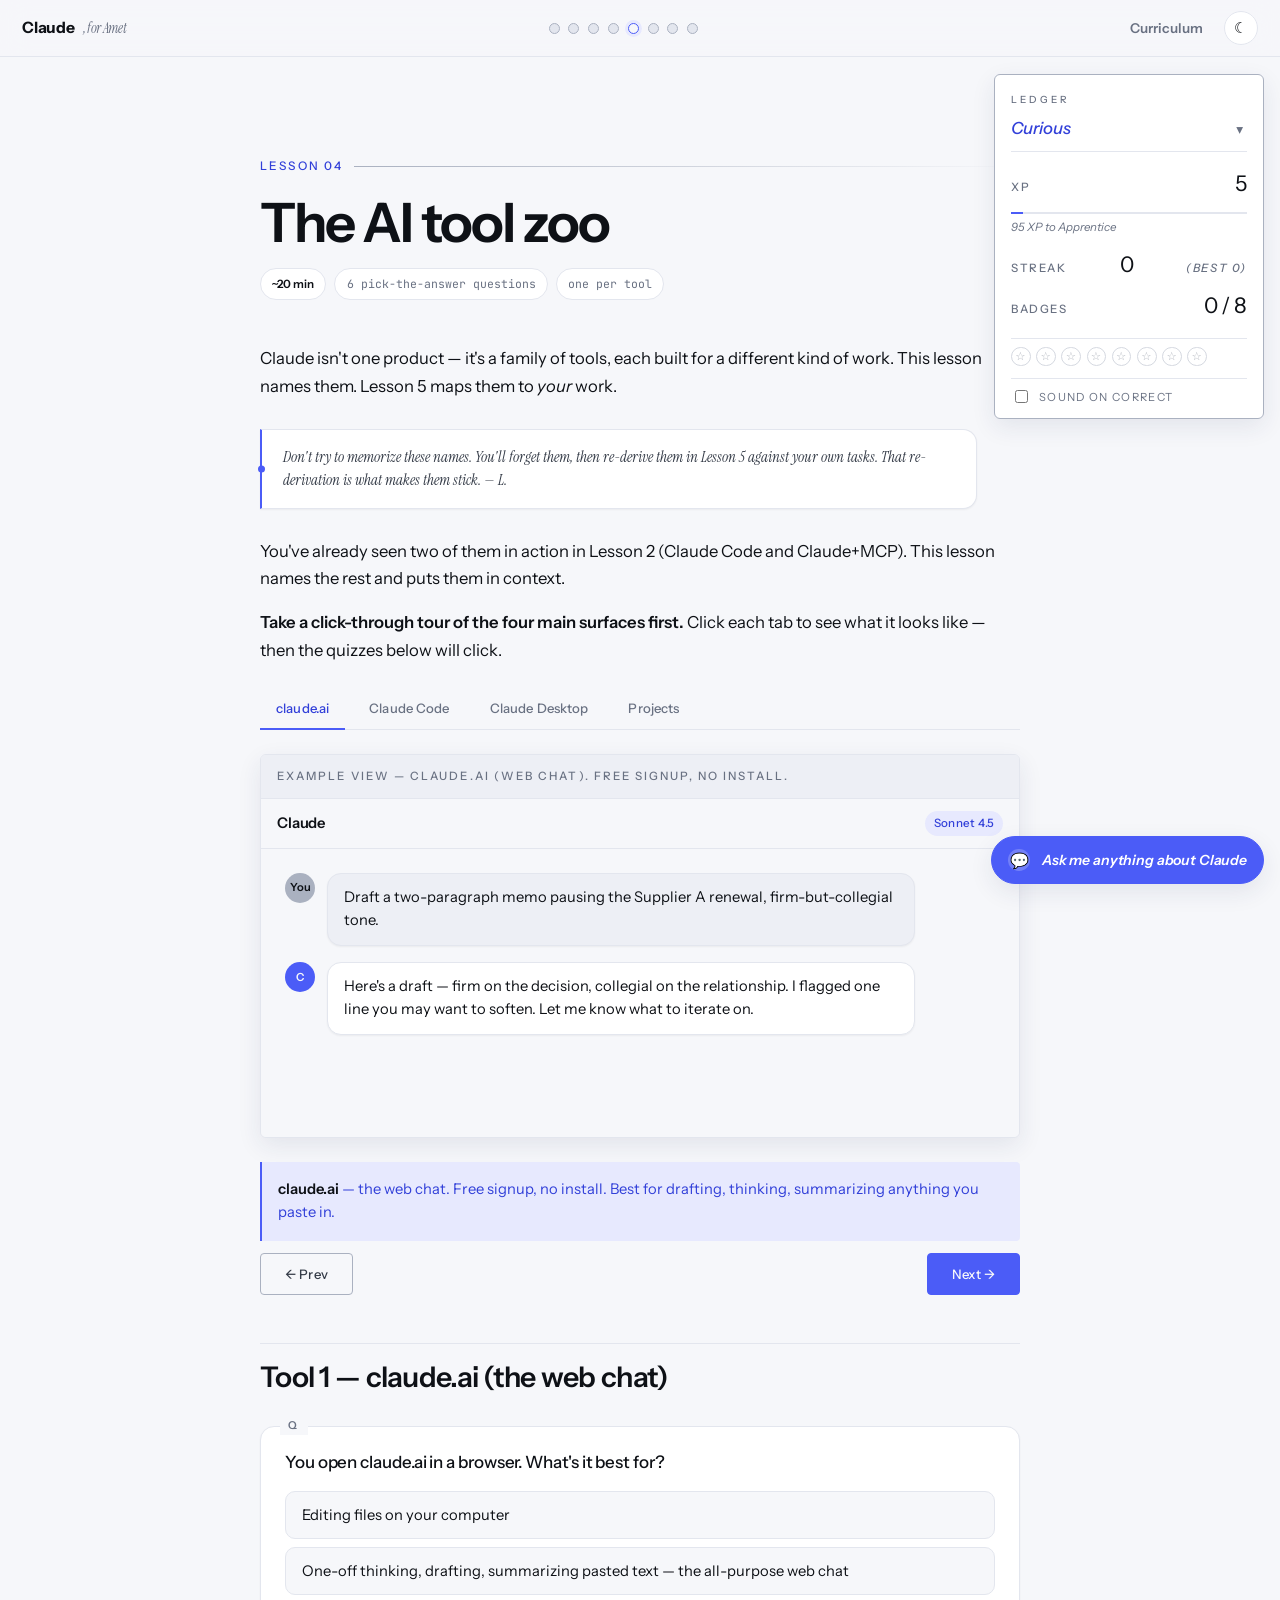
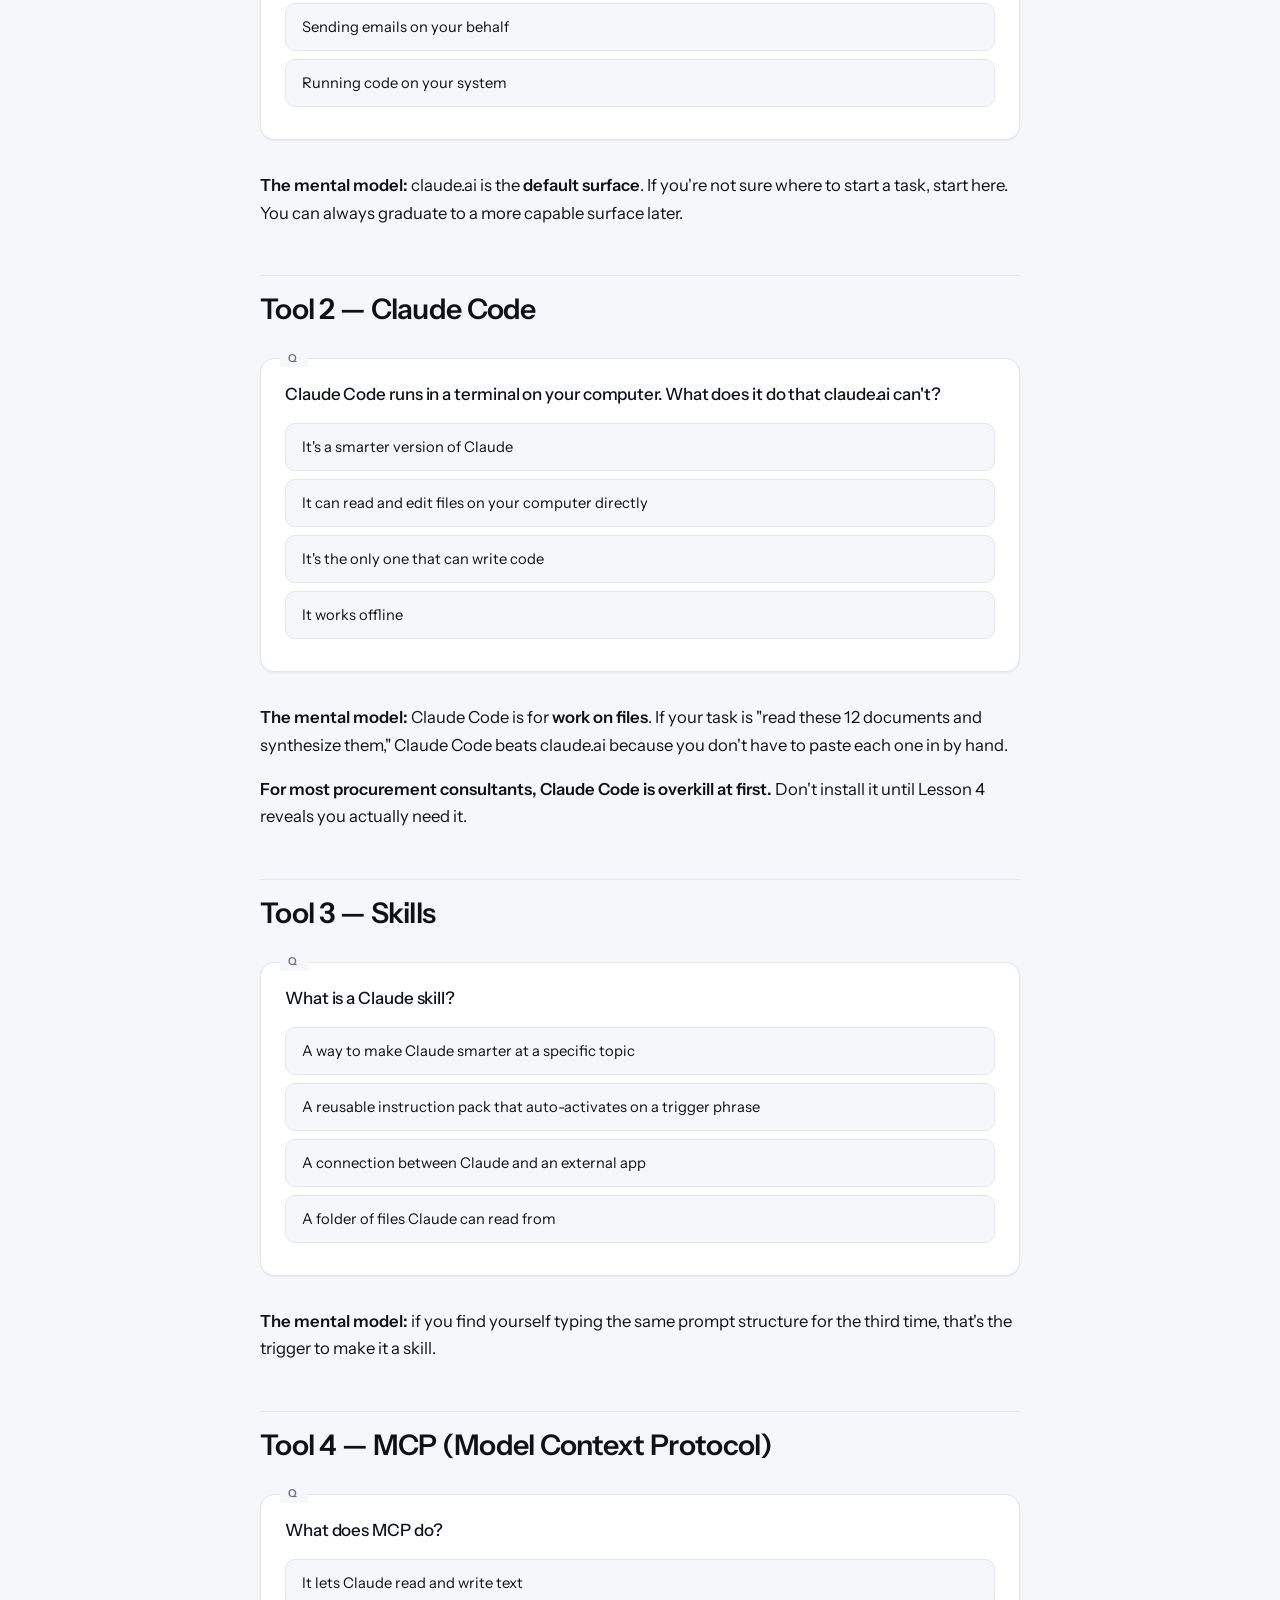
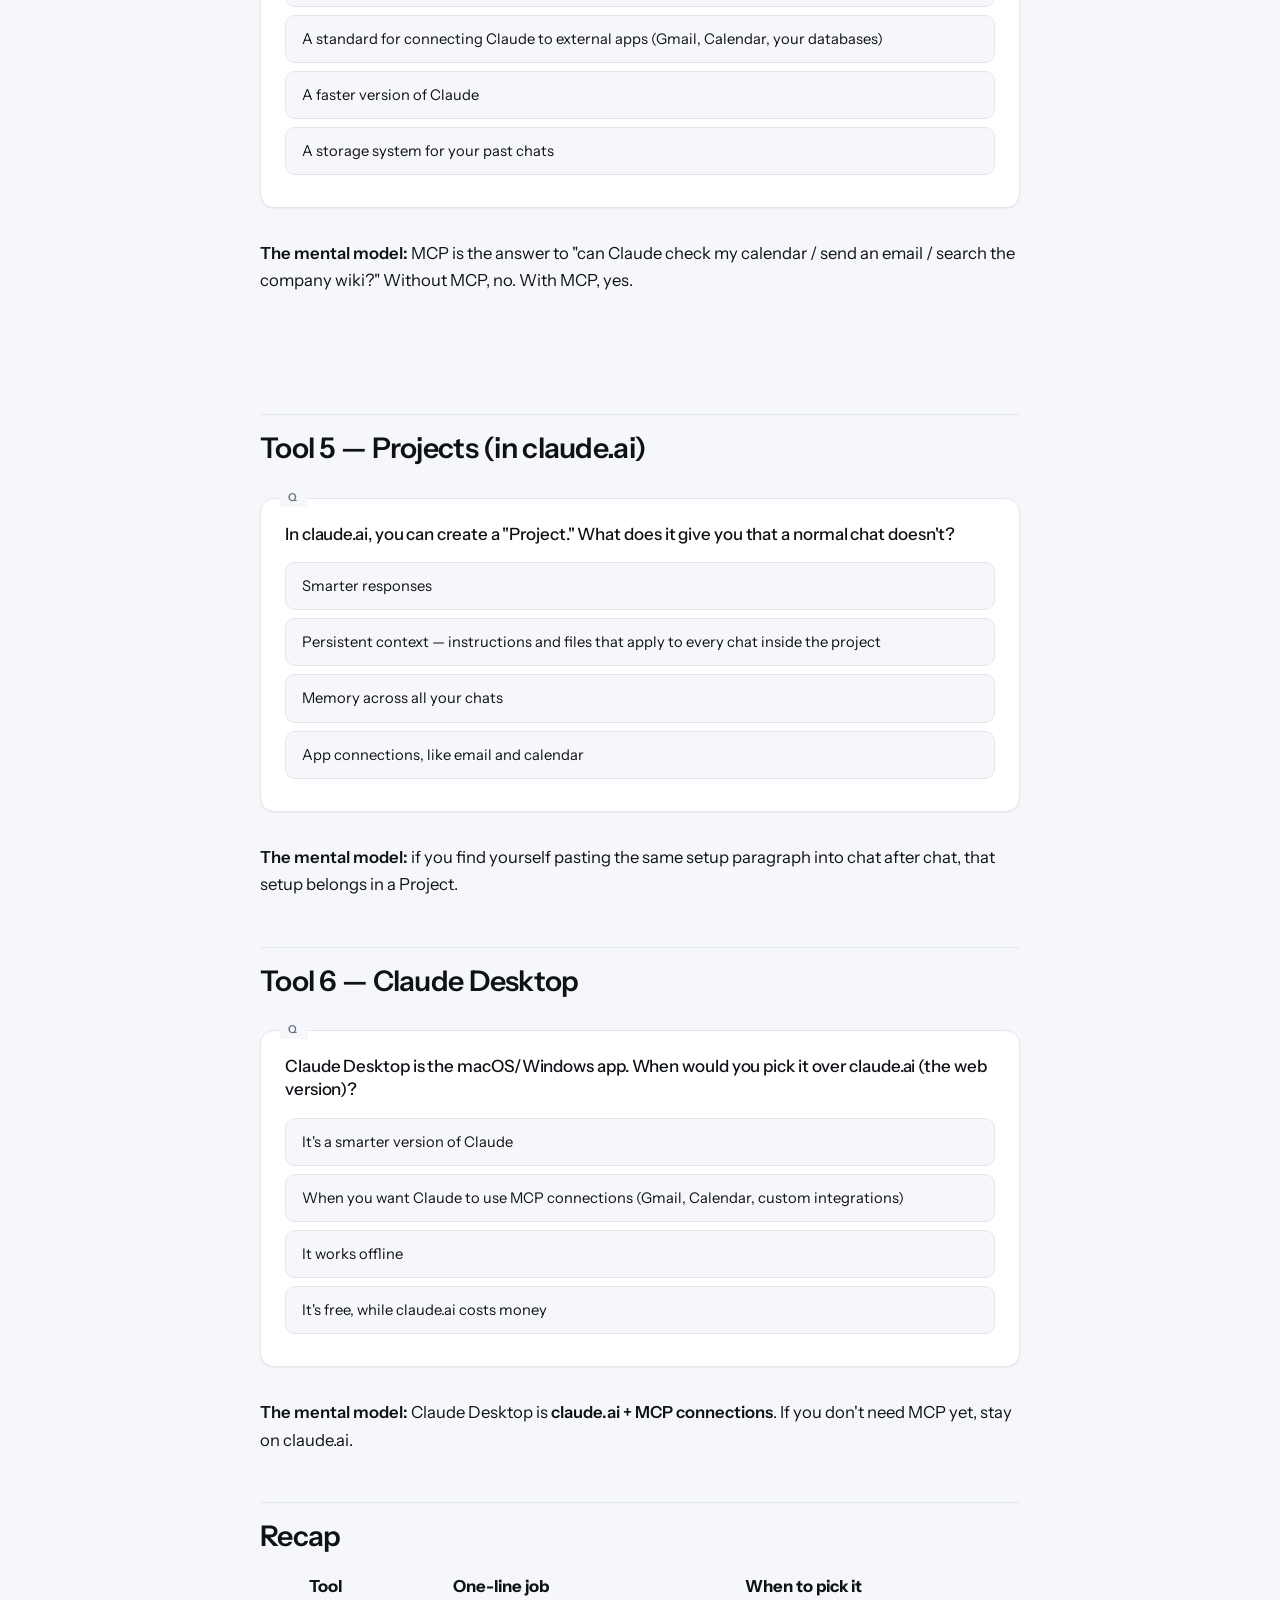
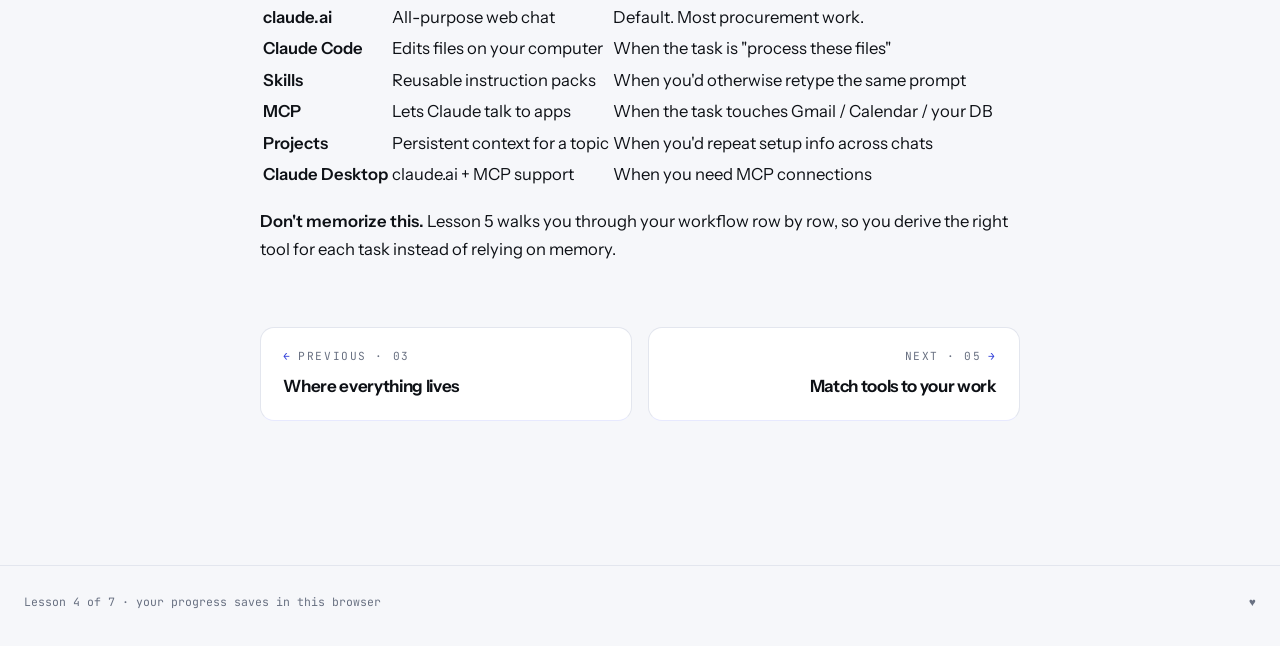
<file: lessons/04-ai-tool-zoo/index.html>
<!DOCTYPE html>
<html lang="en" data-md-color-scheme="default">
<head>
<meta charset="utf-8">
<meta name="viewport" content="width=device-width, initial-scale=1">
<title>Lesson 4 — The AI tool zoo · Claude, for Amet</title>
<link rel="preconnect" href="https://fonts.googleapis.com">
<link rel="preconnect" href="https://fonts.gstatic.com" crossorigin>
<link href="https://fonts.googleapis.com/css2?family=Instrument+Sans:ital,wght@0,400..700;1,400..700&amp;family=Instrument+Serif:ital@0;1&amp;family=JetBrains+Mono:wght@400;500;600&amp;display=swap" rel="stylesheet">
<link rel="stylesheet" href="../../assets/learning.css">
<link rel="stylesheet" href="../../assets/site.css">
</head>
<body data-depth="2" data-slug="04-ai-tool-zoo" data-screen-label="Lesson 04">
<div class="pw-progress"><div class="pw-progress-fill"></div></div>
<header class="pw-header"></header>

<main class="pw-main md-typeset">

  <div class="pw-hero">
    <div class="pw-hero-num">04</div>
    <p class="pw-eyebrow">Lesson 04</p>
    <h1>The AI tool zoo</h1>
    <div class="pw-meta">
      <span class="pw-chip"><strong>~20 min</strong></span>
      <span class="pw-chip">6 pick-the-answer questions</span>
      <span class="pw-chip">one per tool</span>
    </div>
  </div>

  <p>Claude isn't one product — it's a family of tools, each built for a different kind of work. This lesson names them. Lesson 5 maps them to <em>your</em> work.</p>

  <aside class="margin-note">
    Don't try to memorize these names. You'll forget them, then re-derive them in Lesson 5 against your own tasks. That re-derivation is what makes them stick. — L.
  </aside>

  <p>You've already seen two of them in action in Lesson 2 (Claude Code and Claude+MCP). This lesson names the rest and puts them in context.</p>

  <p><strong>Take a click-through tour of the four main surfaces first.</strong> Click each tab to see what it looks like — then the quizzes below will click.</p>

  <div data-playground="tool-tour"></div>

  <h2>Tool 1 — claude.ai (the web chat)</h2>

  <div class="quiz" data-quiz-id="claude-ai">
    <p class="quiz-q">You open claude.ai in a browser. What's it best for?</p>
    <ul class="quiz-opts">
      <li data-correct="false" data-explain="No — claude.ai can't read files on your computer. It only sees what you paste or upload manually into the chat.">Editing files on your computer</li>
      <li data-correct="true" data-explain="Right. claude.ai is the all-purpose web chat. Drafting, thinking out loud, summarizing pasted text, asking questions, getting unstuck. It's where most procurement work that doesn't need file access happens. No setup beyond a free signup.">One-off thinking, drafting, summarizing pasted text — the all-purpose web chat</li>
      <li data-correct="false" data-explain="No — claude.ai is sandboxed. It can't reach into Gmail, Calendar, or anything else unless you explicitly paste it in. App connections are Claude Desktop's job.">Sending emails on your behalf</li>
      <li data-correct="false" data-explain="No — claude.ai is the simplest surface, not for technical heavy lifting. It can write code but can't run it on your system.">Running code on your system</li>
    </ul>
  </div>

  <p><strong>The mental model:</strong> claude.ai is the <strong>default surface</strong>. If you're not sure where to start a task, start here. You can always graduate to a more capable surface later.</p>

  <h2>Tool 2 — Claude Code</h2>

  <div class="quiz" data-quiz-id="claude-code">
    <p class="quiz-q">Claude Code runs in a terminal on your computer. What does it do that claude.ai can't?</p>
    <ul class="quiz-opts">
      <li data-correct="false" data-explain="No — it's still the same Claude model. The difference is what Claude can do, not what it knows.">It's a smarter version of Claude</li>
      <li data-correct="true" data-explain="Right. Claude Code can read and edit files directly on your computer. Open a folder, ask it to summarize all the PDFs, modify a spreadsheet, write a script — it has hands. claude.ai doesn't.">It can read and edit files on your computer directly</li>
      <li data-correct="false" data-explain="No — both can write code. Only Claude Code can edit code files on your disk without you copy-pasting.">It's the only one that can write code</li>
      <li data-correct="false" data-explain="Both surfaces work offline only for the duration of the response. Claude Code still needs an internet connection to call the model.">It works offline</li>
    </ul>
  </div>

  <p><strong>The mental model:</strong> Claude Code is for <strong>work on files</strong>. If your task is "read these 12 documents and synthesize them," Claude Code beats claude.ai because you don't have to paste each one in by hand.</p>

  <p><strong>For most procurement consultants, Claude Code is overkill at first.</strong> Don't install it until Lesson 4 reveals you actually need it.</p>

  <h2>Tool 3 — Skills</h2>

  <div class="quiz" data-quiz-id="what-is-a-skill" data-next="05-match-tools-to-work.md">
    <p class="quiz-q">What is a Claude skill?</p>
    <ul class="quiz-opts">
      <li data-correct="false" data-explain="No — Claude's intelligence comes from the model. Skills don't make Claude smarter; they make it *consistent* for tasks you repeat.">A way to make Claude smarter at a specific topic</li>
      <li data-correct="true" data-explain="Right. A skill is a markdown file that says 'when X happens, do Y.' Claude reads it automatically when the trigger matches and follows the instructions. Once installed, you never have to retype the prompt. This is the most powerful tool in the zoo for repeating tasks — which is why Lesson 5 is about building one.">A reusable instruction pack that auto-activates on a trigger phrase</li>
      <li data-correct="false" data-explain="No — that's MCP (next question). Skills are instructions; MCP servers are app connections.">A connection between Claude and an external app</li>
      <li data-correct="false" data-explain="No — that's a Claude 'Project,' which we'll cover separately. A skill is reusable instructions; a Project is persistent context.">A folder of files Claude can read from</li>
    </ul>
    <p class="quiz-next-cta">You can stop here for the day — or continue to MCP, Projects, and Desktop ↓</p>
  </div>

  <p><strong>The mental model:</strong> if you find yourself typing the same prompt structure for the third time, that's the trigger to make it a skill.</p>

  <h2>Tool 4 — MCP (Model Context Protocol)</h2>

  <div class="quiz" data-quiz-id="what-is-mcp">
    <p class="quiz-q">What does MCP do?</p>
    <ul class="quiz-opts">
      <li data-correct="false" data-explain="No — that's what Claude itself does. MCP is about connecting Claude to *external* tools.">It lets Claude read and write text</li>
      <li data-correct="true" data-explain="Right. MCP (Model Context Protocol) is a standard for connecting Claude to external apps — Gmail, Google Calendar, GitHub, Slack, your own internal systems. You install an MCP server, Claude can call it to read emails, schedule meetings, query databases. This is how Claude becomes more than a chatbot.">A standard for connecting Claude to external apps (Gmail, Calendar, your databases)</li>
      <li data-correct="false" data-explain="No — that's a model version. MCP is plumbing for tool connections.">A faster version of Claude</li>
      <li data-correct="false" data-explain="No — MCP itself doesn't store anything. It's the protocol that lets Claude *call* external tools that may store things.">A storage system for your past chats</li>
    </ul>
  </div>

  <p><strong>The mental model:</strong> MCP is the answer to "can Claude check my calendar / send an email / search the company wiki?" Without MCP, no. With MCP, yes.</p>

  <p><strong>Setting up MCP requires some technical comfort.</strong> Don't worry about it for now — Lesson 4 will tell you whether you actually need it based on your workflow.</p>

  <h2>Tool 5 — Projects (in claude.ai)</h2>

  <div class="quiz" data-quiz-id="what-is-a-project">
    <p class="quiz-q">In claude.ai, you can create a "Project." What does it give you that a normal chat doesn't?</p>
    <ul class="quiz-opts">
      <li data-correct="false" data-explain="No — a Project doesn't make Claude smarter, just more *informed* about your specific context.">Smarter responses</li>
      <li data-correct="true" data-explain="Right. A Project is a folder of context (instructions, files, examples) that gets attached to *every* chat inside it. So instead of pasting 'I'm a procurement consultant at Sanofi...' every time, you write it once in the Project and forget about it. Best for ongoing work where you'd otherwise repeat yourself constantly.">Persistent context — instructions and files that apply to every chat inside the project</li>
      <li data-correct="false" data-explain="No — chats inside a Project still don't share memory with each other. The Project gives them shared *setup*, not shared history.">Memory across all your chats</li>
      <li data-correct="false" data-explain="No — Projects don't connect to apps. That's MCP.">App connections, like email and calendar</li>
    </ul>
  </div>

  <p><strong>The mental model:</strong> if you find yourself pasting the same setup paragraph into chat after chat, that setup belongs in a Project.</p>

  <h2>Tool 6 — Claude Desktop</h2>

  <div class="quiz" data-quiz-id="claude-desktop">
    <p class="quiz-q">Claude Desktop is the macOS/Windows app. When would you pick it over claude.ai (the web version)?</p>
    <ul class="quiz-opts">
      <li data-correct="false" data-explain="No — the underlying model is the same. The desktop app isn't 'smarter.'">It's a smarter version of Claude</li>
      <li data-correct="true" data-explain="Right. The desktop app is where MCP connections live most naturally — you install an MCP server (Gmail, GitHub, your custom one) and the desktop Claude can use it. The web claude.ai can't reach into MCP. If you want Claude that touches your apps, you want the desktop.">When you want Claude to use MCP connections (Gmail, Calendar, custom integrations)</li>
      <li data-correct="false" data-explain="No — desktop and web both require internet to talk to the model.">It works offline</li>
      <li data-correct="false" data-explain="No — both surfaces have free options. Cost depends on your subscription, not which app you use.">It's free, while claude.ai costs money</li>
    </ul>
  </div>

  <p><strong>The mental model:</strong> Claude Desktop is <strong>claude.ai + MCP connections</strong>. If you don't need MCP yet, stay on claude.ai.</p>

  <h2>Recap</h2>

  <table>
    <thead><tr><th>Tool</th><th>One-line job</th><th>When to pick it</th></tr></thead>
    <tbody>
      <tr><td><strong>claude.ai</strong></td><td>All-purpose web chat</td><td>Default. Most procurement work.</td></tr>
      <tr><td><strong>Claude Code</strong></td><td>Edits files on your computer</td><td>When the task is "process these files"</td></tr>
      <tr><td><strong>Skills</strong></td><td>Reusable instruction packs</td><td>When you'd otherwise retype the same prompt</td></tr>
      <tr><td><strong>MCP</strong></td><td>Lets Claude talk to apps</td><td>When the task touches Gmail / Calendar / your DB</td></tr>
      <tr><td><strong>Projects</strong></td><td>Persistent context for a topic</td><td>When you'd repeat setup info across chats</td></tr>
      <tr><td><strong>Claude Desktop</strong></td><td>claude.ai + MCP support</td><td>When you need MCP connections</td></tr>
    </tbody>
  </table>

  <p><strong>Don't memorize this.</strong> Lesson 5 walks you through your workflow row by row, so you derive the right tool for each task instead of relying on memory.</p>

  <div class="pw-pager"></div>

</main>

<footer class="pw-foot">
  <span>Lesson 4 of 7 · your progress saves in this browser</span>
  <span class="pw-heart" title="you're the best dad. i love you. — L.">♥</span>
</footer>

<script src="../../assets/site.js"></script>
<script src="../../assets/quiz.js"></script>
<script src="../../assets/playgrounds.js"></script>
<script src="../../assets/game.js"></script>
<script src="../../assets/askbot.js"></script>
</body>
</html>
</file>
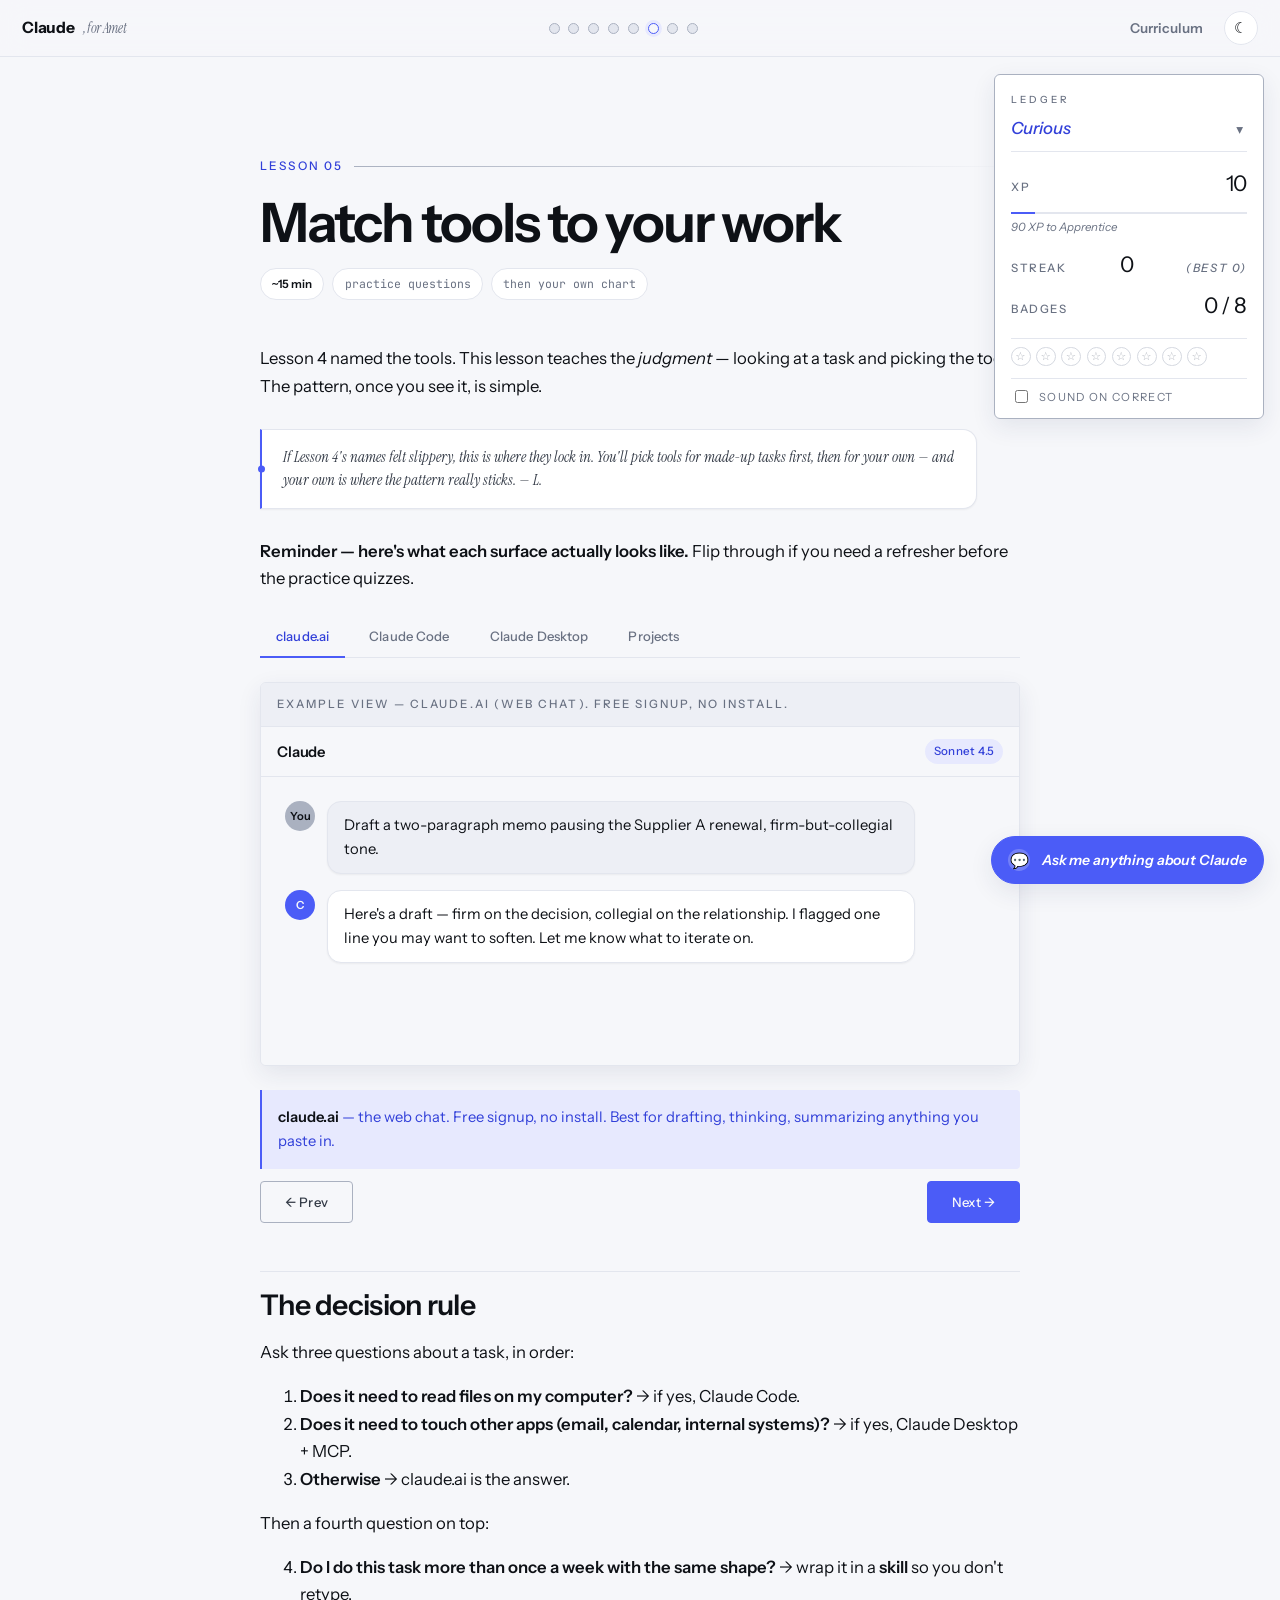
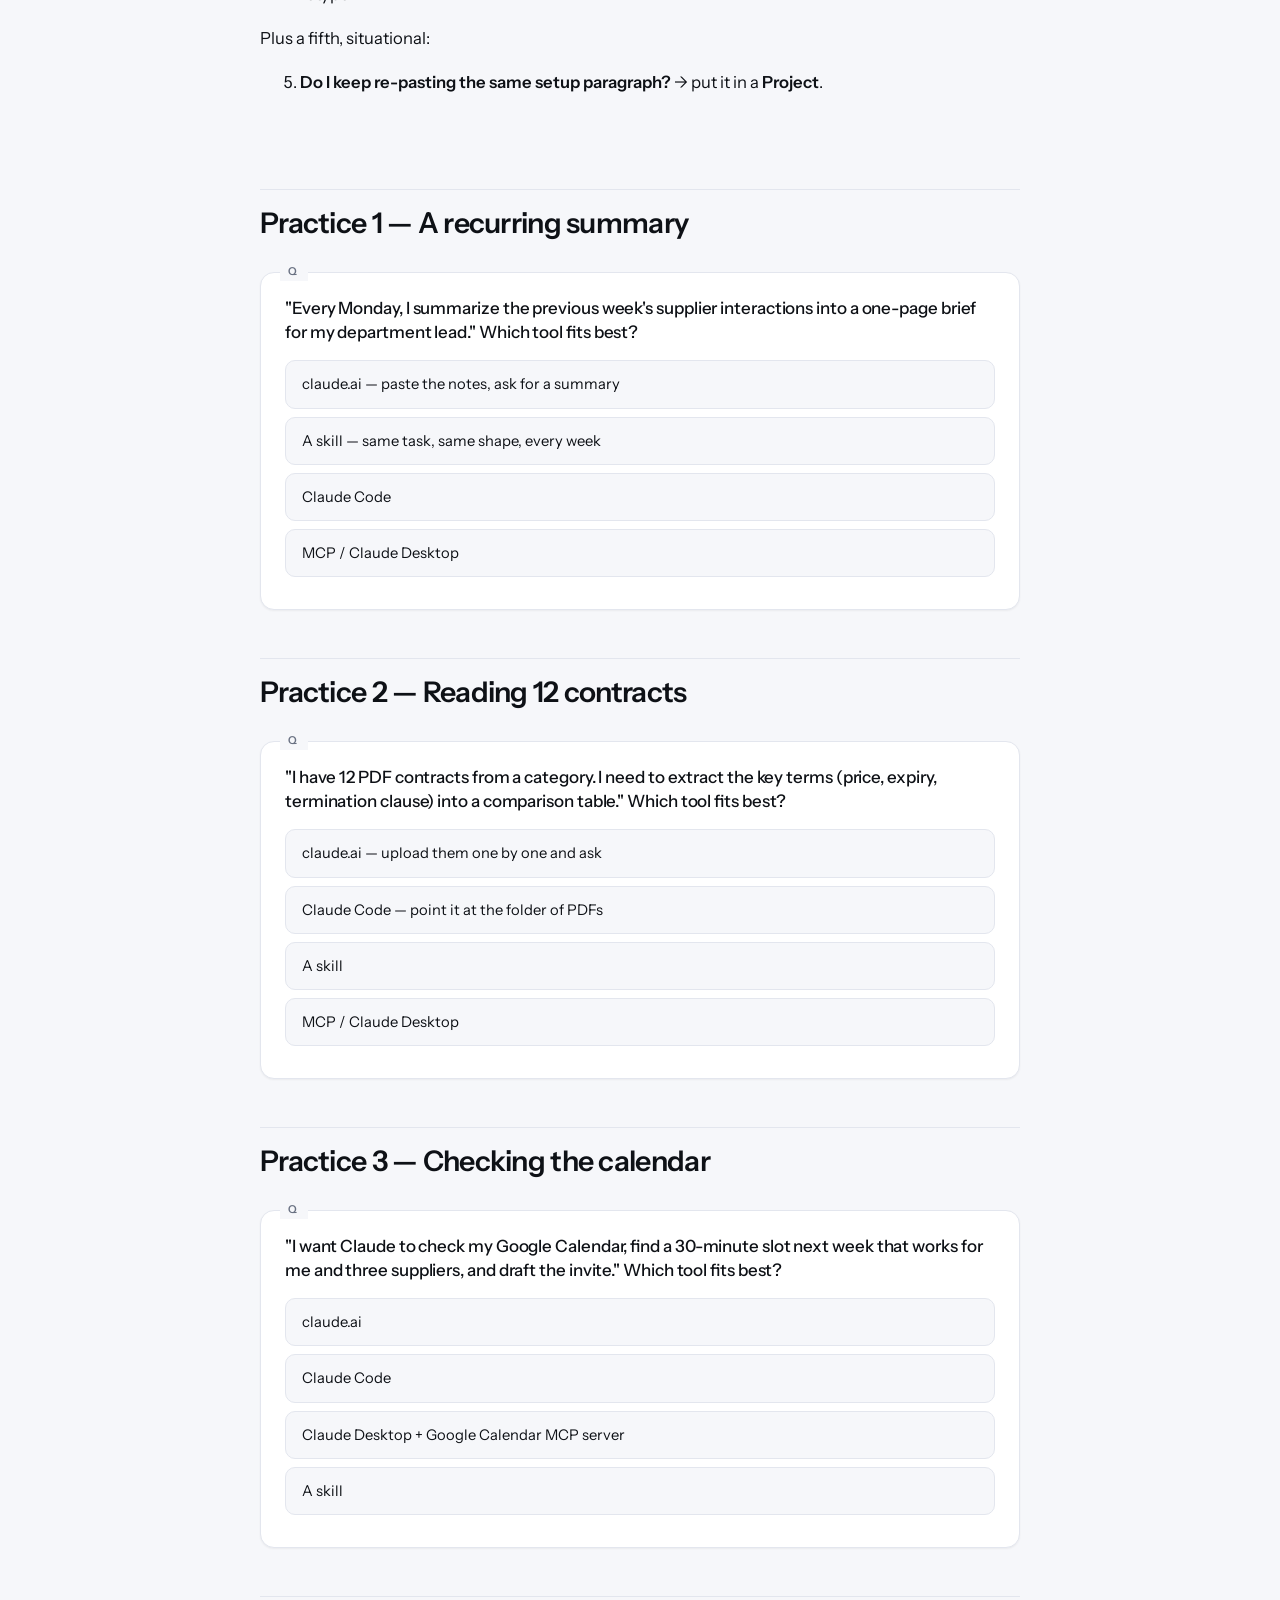
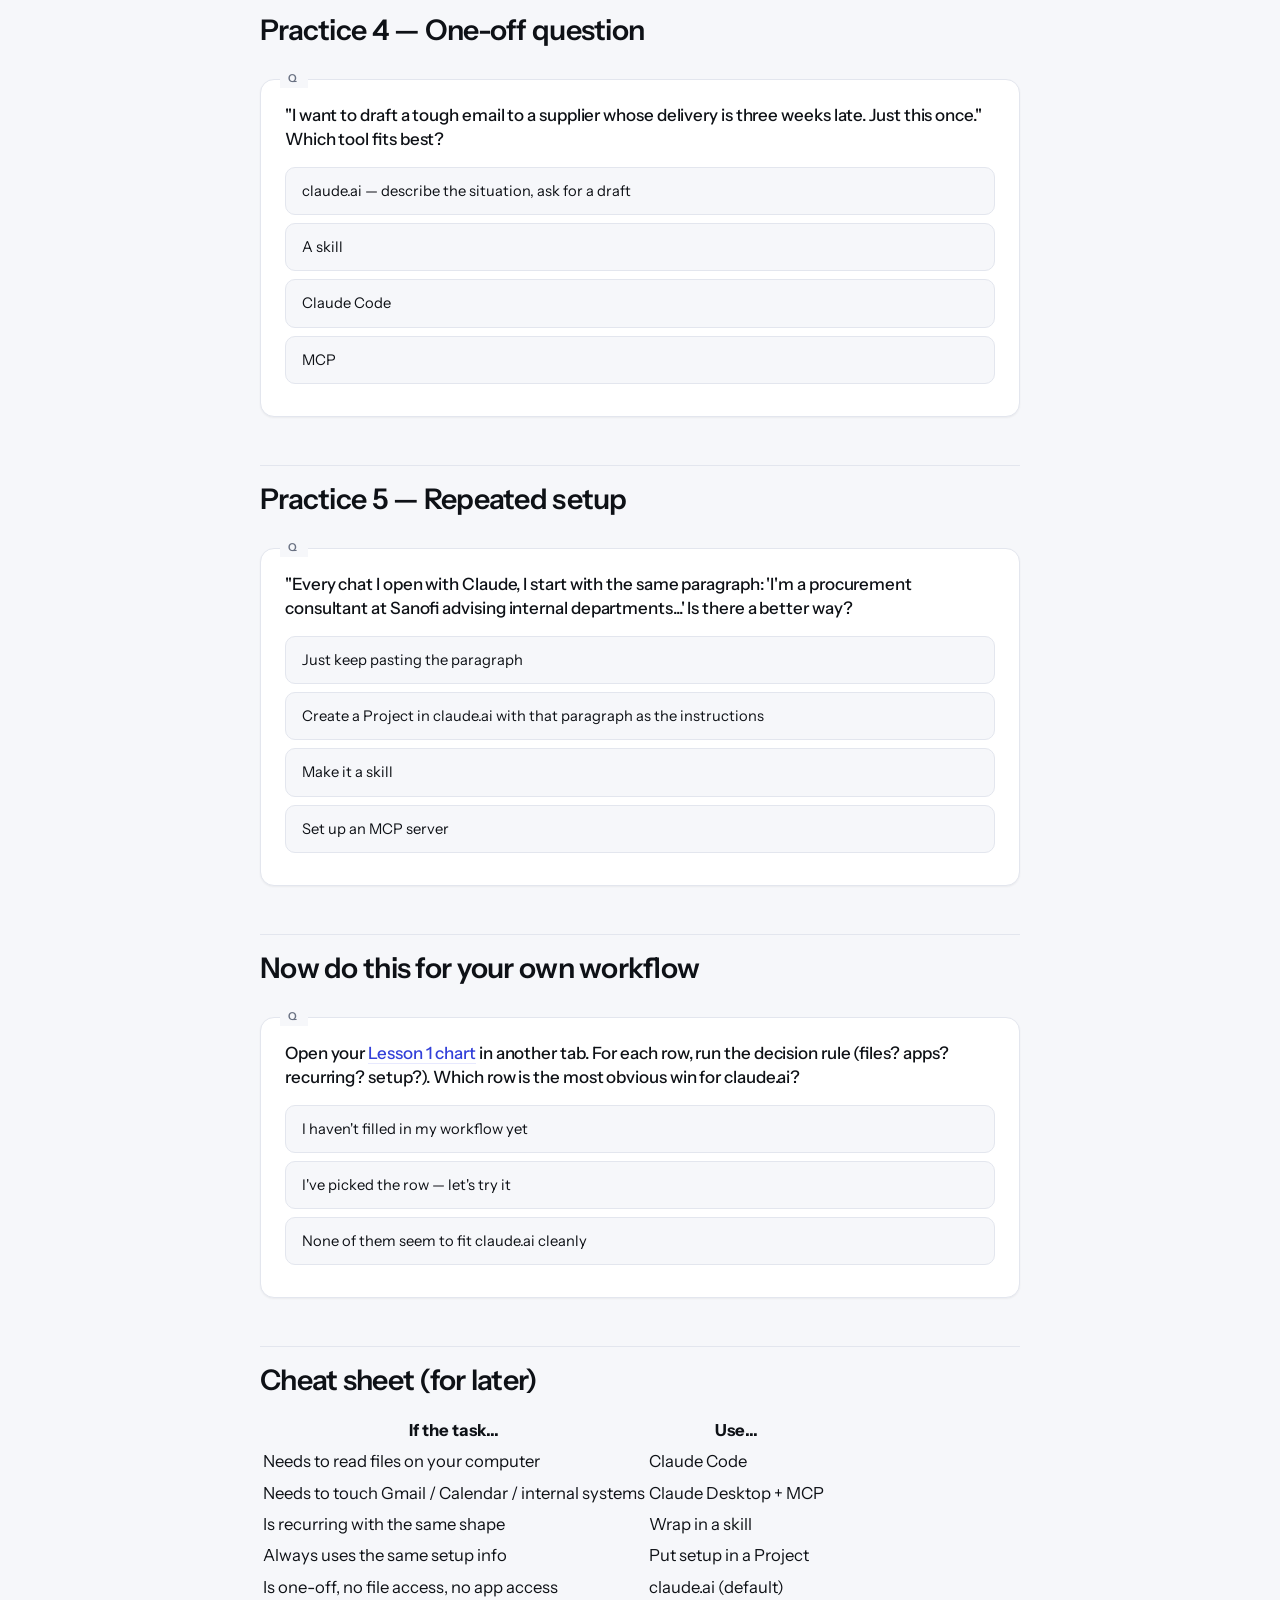
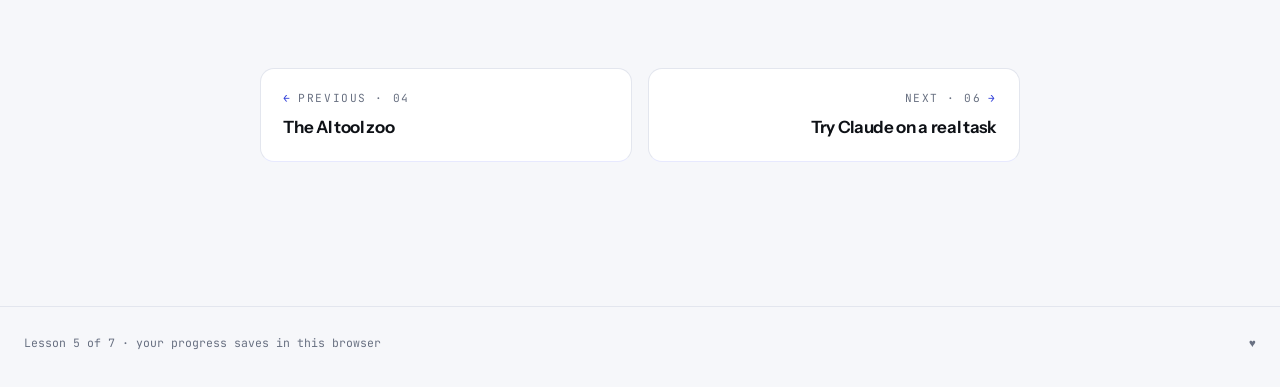
<file: lessons/05-match-tools-to-work/index.html>
<!DOCTYPE html>
<html lang="en" data-md-color-scheme="default">
<head>
<meta charset="utf-8">
<meta name="viewport" content="width=device-width, initial-scale=1">
<title>Lesson 5 — Match tools to your work · Claude, for Amet</title>
<link rel="preconnect" href="https://fonts.googleapis.com">
<link rel="preconnect" href="https://fonts.gstatic.com" crossorigin>
<link href="https://fonts.googleapis.com/css2?family=Instrument+Sans:ital,wght@0,400..700;1,400..700&amp;family=Instrument+Serif:ital@0;1&amp;family=JetBrains+Mono:wght@400;500;600&amp;display=swap" rel="stylesheet">
<link rel="stylesheet" href="../../assets/learning.css">
<link rel="stylesheet" href="../../assets/site.css">
</head>
<body data-depth="2" data-slug="05-match-tools-to-work" data-screen-label="Lesson 05">
<div class="pw-progress"><div class="pw-progress-fill"></div></div>
<header class="pw-header"></header>

<main class="pw-main md-typeset">

  <div class="pw-hero">
    <div class="pw-hero-num">05</div>
    <p class="pw-eyebrow">Lesson 05</p>
    <h1>Match tools to your work</h1>
    <div class="pw-meta">
      <span class="pw-chip"><strong>~15 min</strong></span>
      <span class="pw-chip">practice questions</span>
      <span class="pw-chip">then your own chart</span>
    </div>
  </div>

  <p>Lesson 4 named the tools. This lesson teaches the <em>judgment</em> — looking at a task and picking the tool. The pattern, once you see it, is simple.</p>

  <aside class="margin-note">
    If Lesson 4's names felt slippery, this is where they lock in. You'll pick tools for made-up tasks first, then for your own — and <em>your own</em> is where the pattern really sticks. — L.
  </aside>

  <p><strong>Reminder — here's what each surface actually looks like.</strong> Flip through if you need a refresher before the practice quizzes.</p>

  <div data-playground="tool-tour"></div>

  <h2>The decision rule</h2>

  <p>Ask three questions about a task, in order:</p>

  <ol>
    <li><strong>Does it need to read files on my computer?</strong> → if yes, Claude Code.</li>
    <li><strong>Does it need to touch other apps (email, calendar, internal systems)?</strong> → if yes, Claude Desktop + MCP.</li>
    <li><strong>Otherwise</strong> → claude.ai is the answer.</li>
  </ol>

  <p>Then a fourth question on top:</p>

  <ol start="4">
    <li><strong>Do I do this task more than once a week with the same shape?</strong> → wrap it in a <strong>skill</strong> so you don't retype.</li>
  </ol>

  <p>Plus a fifth, situational:</p>

  <ol start="5">
    <li><strong>Do I keep re-pasting the same setup paragraph?</strong> → put it in a <strong>Project</strong>.</li>
  </ol>

  <p>That's the entire mental model. Let's practice.</p>

  <h2>Practice 1 — A recurring summary</h2>

  <div class="quiz" data-quiz-id="match-summary">
    <p class="quiz-q">"Every Monday, I summarize the previous week's supplier interactions into a one-page brief for my department lead." Which tool fits best?</p>
    <ul class="quiz-opts">
      <li data-correct="false" data-explain="claude.ai works, but you'd retype the same instructions every Monday. That's the exact case skills exist for.">claude.ai — paste the notes, ask for a summary</li>
      <li data-correct="true" data-explain="Right. Recurring same-shape task = skill. You define the format once ('produce a one-page brief with: status by supplier, decisions, open risks, recommended next actions, under 400 words'), and every Monday you just paste your notes and trigger the skill. Lesson 5 builds exactly this.">A skill — same task, same shape, every week</li>
      <li data-correct="false" data-explain="Claude Code is for file editing, not summarization of pasted text. Overkill here.">Claude Code</li>
      <li data-correct="false" data-explain="MCP would only help if the supplier notes are scattered across systems Claude needs to pull from. If they're already in one place, MCP is overkill.">MCP / Claude Desktop</li>
    </ul>
  </div>

  <h2>Practice 2 — Reading 12 contracts</h2>

  <div class="quiz" data-quiz-id="match-contracts">
    <p class="quiz-q">"I have 12 PDF contracts from a category. I need to extract the key terms (price, expiry, termination clause) into a comparison table." Which tool fits best?</p>
    <ul class="quiz-opts">
      <li data-correct="false" data-explain="You'd have to upload 12 files into the chat (if claude.ai even allows that many) and the chat gets unwieldy. There's a better tool.">claude.ai — upload them one by one and ask</li>
      <li data-correct="true" data-explain="Right. When the task is 'read these files,' Claude Code is purpose-built. Point it at the folder, ask for the comparison table, get the answer. claude.ai works but is clunky for 12 files.">Claude Code — point it at the folder of PDFs</li>
      <li data-correct="false" data-explain="Skills are for repeating the same task. If this is a one-off, a skill is overkill. (If you do this every quarter for a new category, then yes, also wrap it in a skill.)">A skill</li>
      <li data-correct="false" data-explain="MCP would only help if the contracts live in a connected system Claude needs to fetch. If they're on your disk, Claude Code is the answer.">MCP / Claude Desktop</li>
    </ul>
  </div>

  <h2>Practice 3 — Checking the calendar</h2>

  <div class="quiz" data-quiz-id="match-calendar">
    <p class="quiz-q">"I want Claude to check my Google Calendar, find a 30-minute slot next week that works for me and three suppliers, and draft the invite." Which tool fits best?</p>
    <ul class="quiz-opts">
      <li data-correct="false" data-explain="claude.ai can draft the invite text but can't read your calendar — it's sandboxed.">claude.ai</li>
      <li data-correct="false" data-explain="Claude Code reads files on your computer, not external apps like Google Calendar.">Claude Code</li>
      <li data-correct="true" data-explain="Right. The moment the task touches an external app (calendar, email, internal system), you need MCP. Install the Google Calendar MCP server, use Claude Desktop, and Claude can read your calendar, find slots, draft invites. Without MCP, Claude can't see your calendar.">Claude Desktop + Google Calendar MCP server</li>
      <li data-correct="false" data-explain="A skill alone doesn't help here — the bottleneck is calendar access, not repetition. A skill *plus* MCP would help if you do this often.">A skill</li>
    </ul>
  </div>

  <h2>Practice 4 — One-off question</h2>

  <div class="quiz" data-quiz-id="match-oneoff">
    <p class="quiz-q">"I want to draft a tough email to a supplier whose delivery is three weeks late. Just this once." Which tool fits best?</p>
    <ul class="quiz-opts">
      <li data-correct="true" data-explain="Right. One-off thinking with no file access needed = claude.ai. Don't over-engineer. The right tool here is the simplest one. Paste your context, ask for a draft, edit, send.">claude.ai — describe the situation, ask for a draft</li>
      <li data-correct="false" data-explain="It's one email, not a recurring task. Building a skill for a one-off is wasted effort.">A skill</li>
      <li data-correct="false" data-explain="No files to read, no apps to touch. Claude Code and MCP are overkill.">Claude Code</li>
      <li data-correct="false" data-explain="See above — MCP only matters if Claude needs to *read* something from another app.">MCP</li>
    </ul>
  </div>

  <h2>Practice 5 — Repeated setup</h2>

  <div class="quiz" data-quiz-id="match-setup">
    <p class="quiz-q">"Every chat I open with Claude, I start with the same paragraph: 'I'm a procurement consultant at Sanofi advising internal departments...' Is there a better way?</p>
    <ul class="quiz-opts">
      <li data-correct="false" data-explain="It works but it's exactly the friction Projects exist to remove.">Just keep pasting the paragraph</li>
      <li data-correct="true" data-explain="Right. A Project is a folder in claude.ai where you set the context once — your role, your company, examples — and every chat inside the Project inherits it. No more retyping the setup paragraph. Best for ongoing work areas where the context never changes.">Create a Project in claude.ai with that paragraph as the instructions</li>
      <li data-correct="false" data-explain="Skills activate on trigger phrases — they're not for 'always-on context.' Projects are.">Make it a skill</li>
      <li data-correct="false" data-explain="MCP doesn't apply here — there's no external app involved.">Set up an MCP server</li>
    </ul>
  </div>

  <h2>Now do this for your own workflow</h2>

  <div class="quiz" data-quiz-id="self-match" data-next="06-try-claude.md">
    <p class="quiz-q">Open your <a href="../01-map-your-workflow/index.html">Lesson 1 chart</a> in another tab. For each row, run the decision rule (files? apps? recurring? setup?). Which row is the most obvious win for claude.ai?</p>
    <ul class="quiz-opts">
      <li data-correct="false" data-explain="If you haven't, do Lesson 1 first — this lesson needs your chart to land.">I haven't filled in my workflow yet</li>
      <li data-correct="true" data-explain="Good. The row you just picked is what we'll use in Lesson 4 — your first real task on claude.ai. Pick a row that's not confidential, has a clear output, and you do at least monthly. Bonus if it's something you find annoying.">I've picked the row — let's try it</li>
      <li data-correct="false" data-explain="No worries — pick the row where you most often think 'I wish I had help with this.' If nothing jumps out, pick a recurring summary or draft you do.">None of them seem to fit claude.ai cleanly</li>
    </ul>
    <p class="quiz-next-cta">Lesson 6 — Try Claude on a real task →</p>
  </div>

  <h2>Cheat sheet (for later)</h2>

  <table>
    <thead><tr><th>If the task…</th><th>Use…</th></tr></thead>
    <tbody>
      <tr><td>Needs to read files on your computer</td><td>Claude Code</td></tr>
      <tr><td>Needs to touch Gmail / Calendar / internal systems</td><td>Claude Desktop + MCP</td></tr>
      <tr><td>Is recurring with the same shape</td><td>Wrap in a skill</td></tr>
      <tr><td>Always uses the same setup info</td><td>Put setup in a Project</td></tr>
      <tr><td>Is one-off, no file access, no app access</td><td>claude.ai (default)</td></tr>
    </tbody>
  </table>

  <div class="pw-pager"></div>

</main>

<footer class="pw-foot">
  <span>Lesson 5 of 7 · your progress saves in this browser</span>
  <span class="pw-heart" title="you're the best dad. i love you. — L.">♥</span>
</footer>

<script src="../../assets/site.js"></script>
<script src="../../assets/quiz.js"></script>
<script src="../../assets/playgrounds.js"></script>
<script src="../../assets/game.js"></script>
<script src="../../assets/askbot.js"></script>
</body>
</html>
</file>
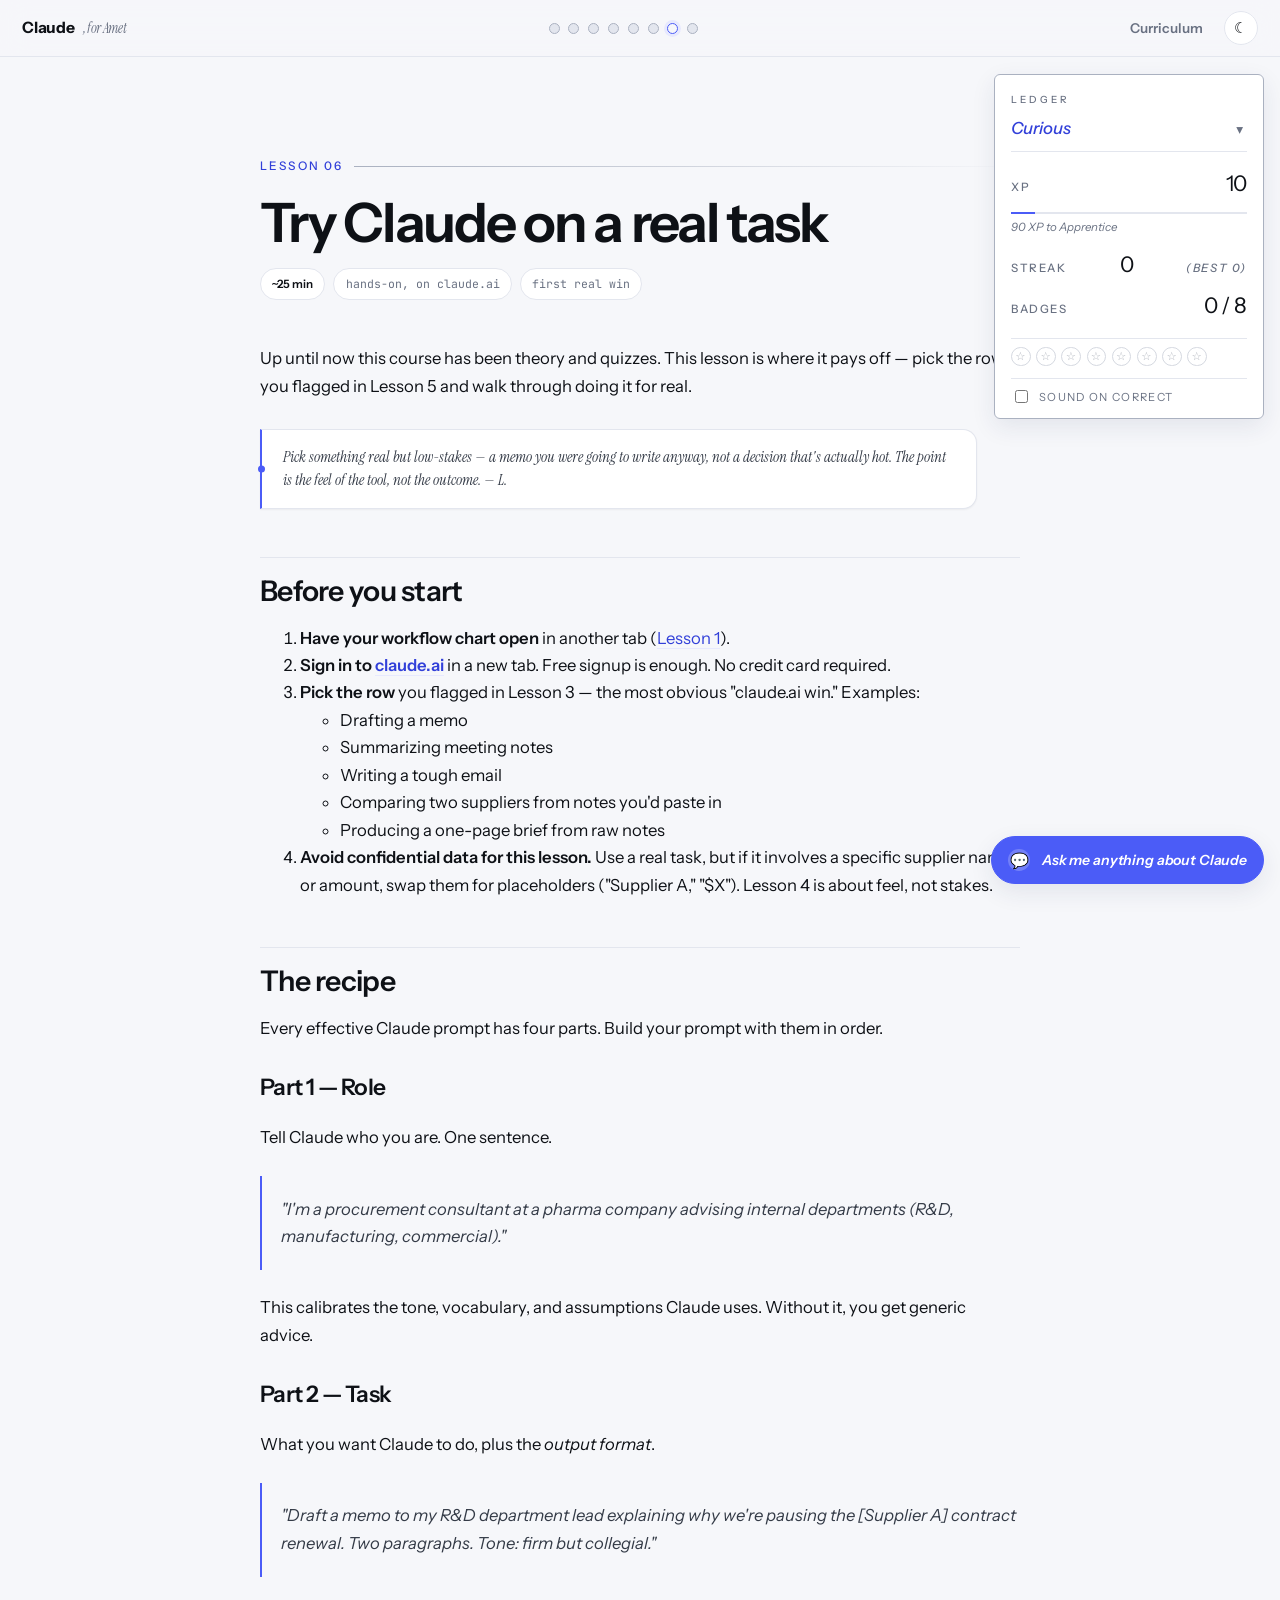
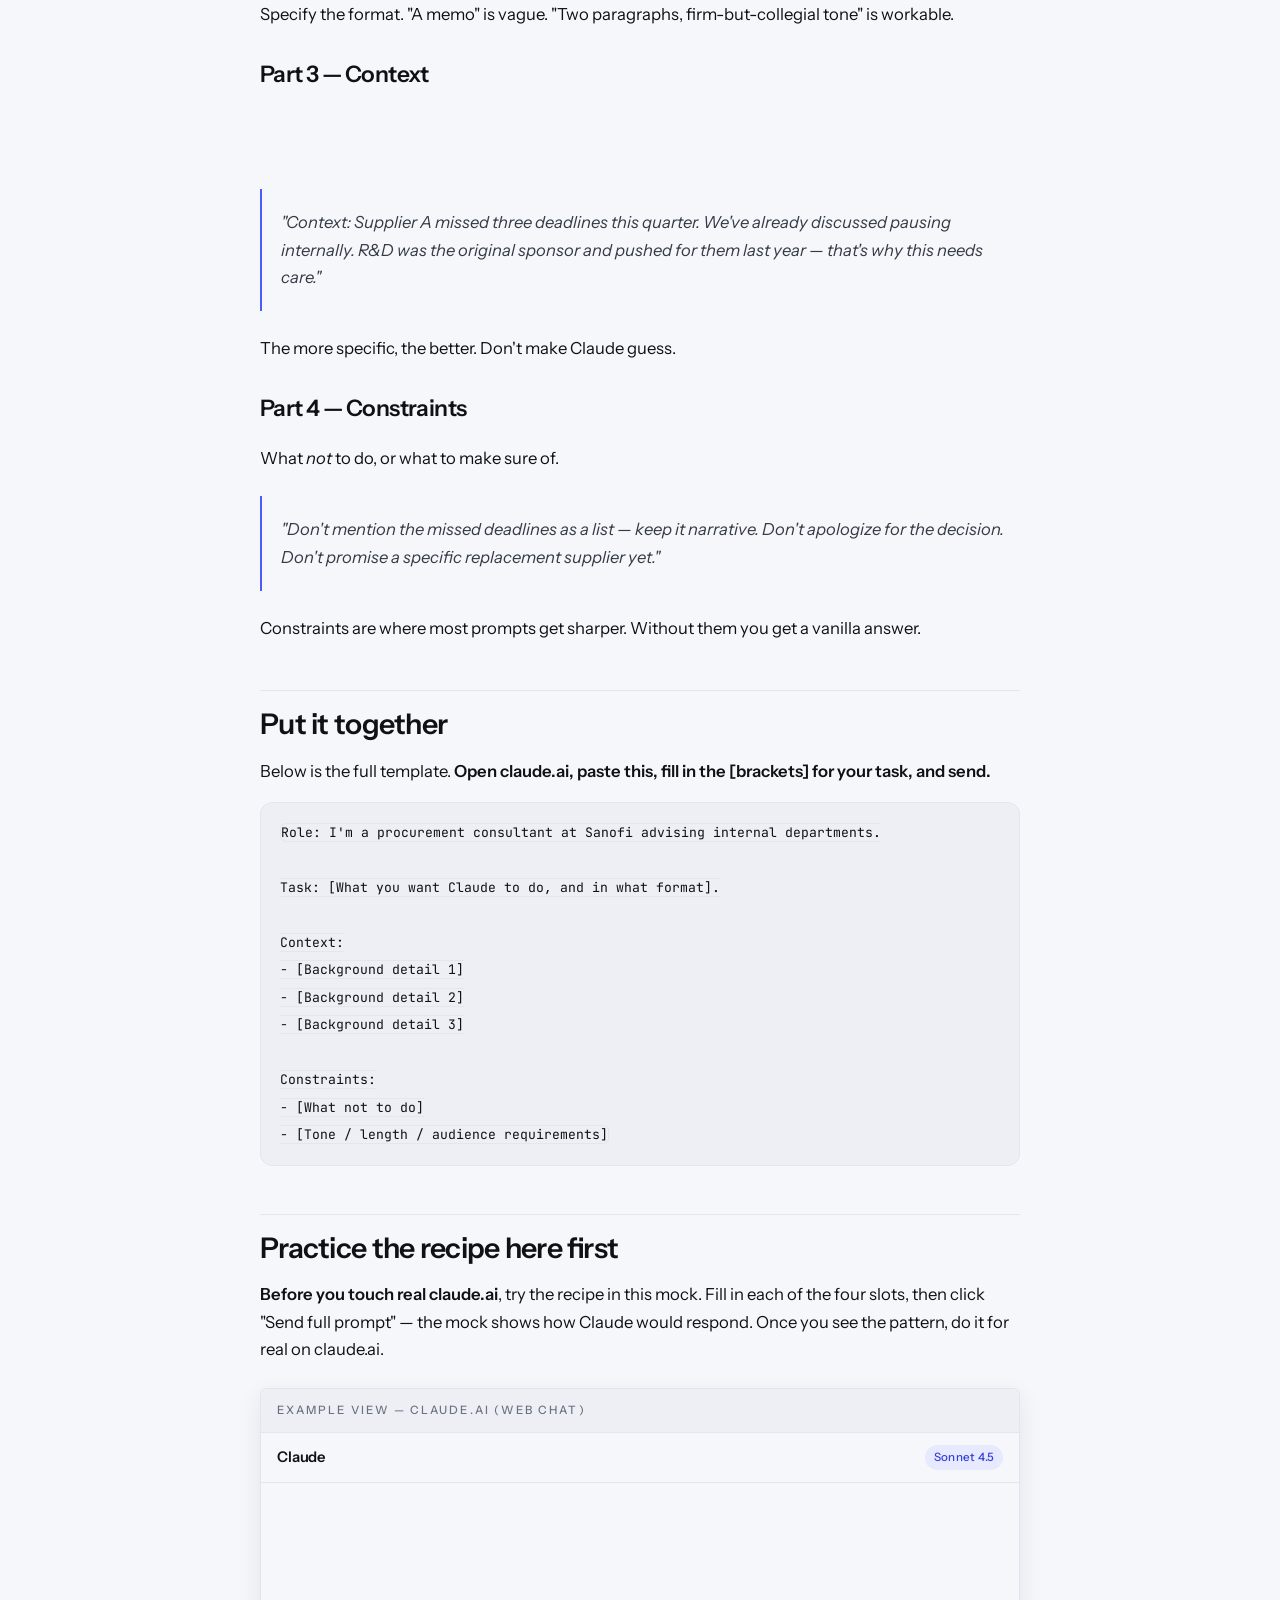
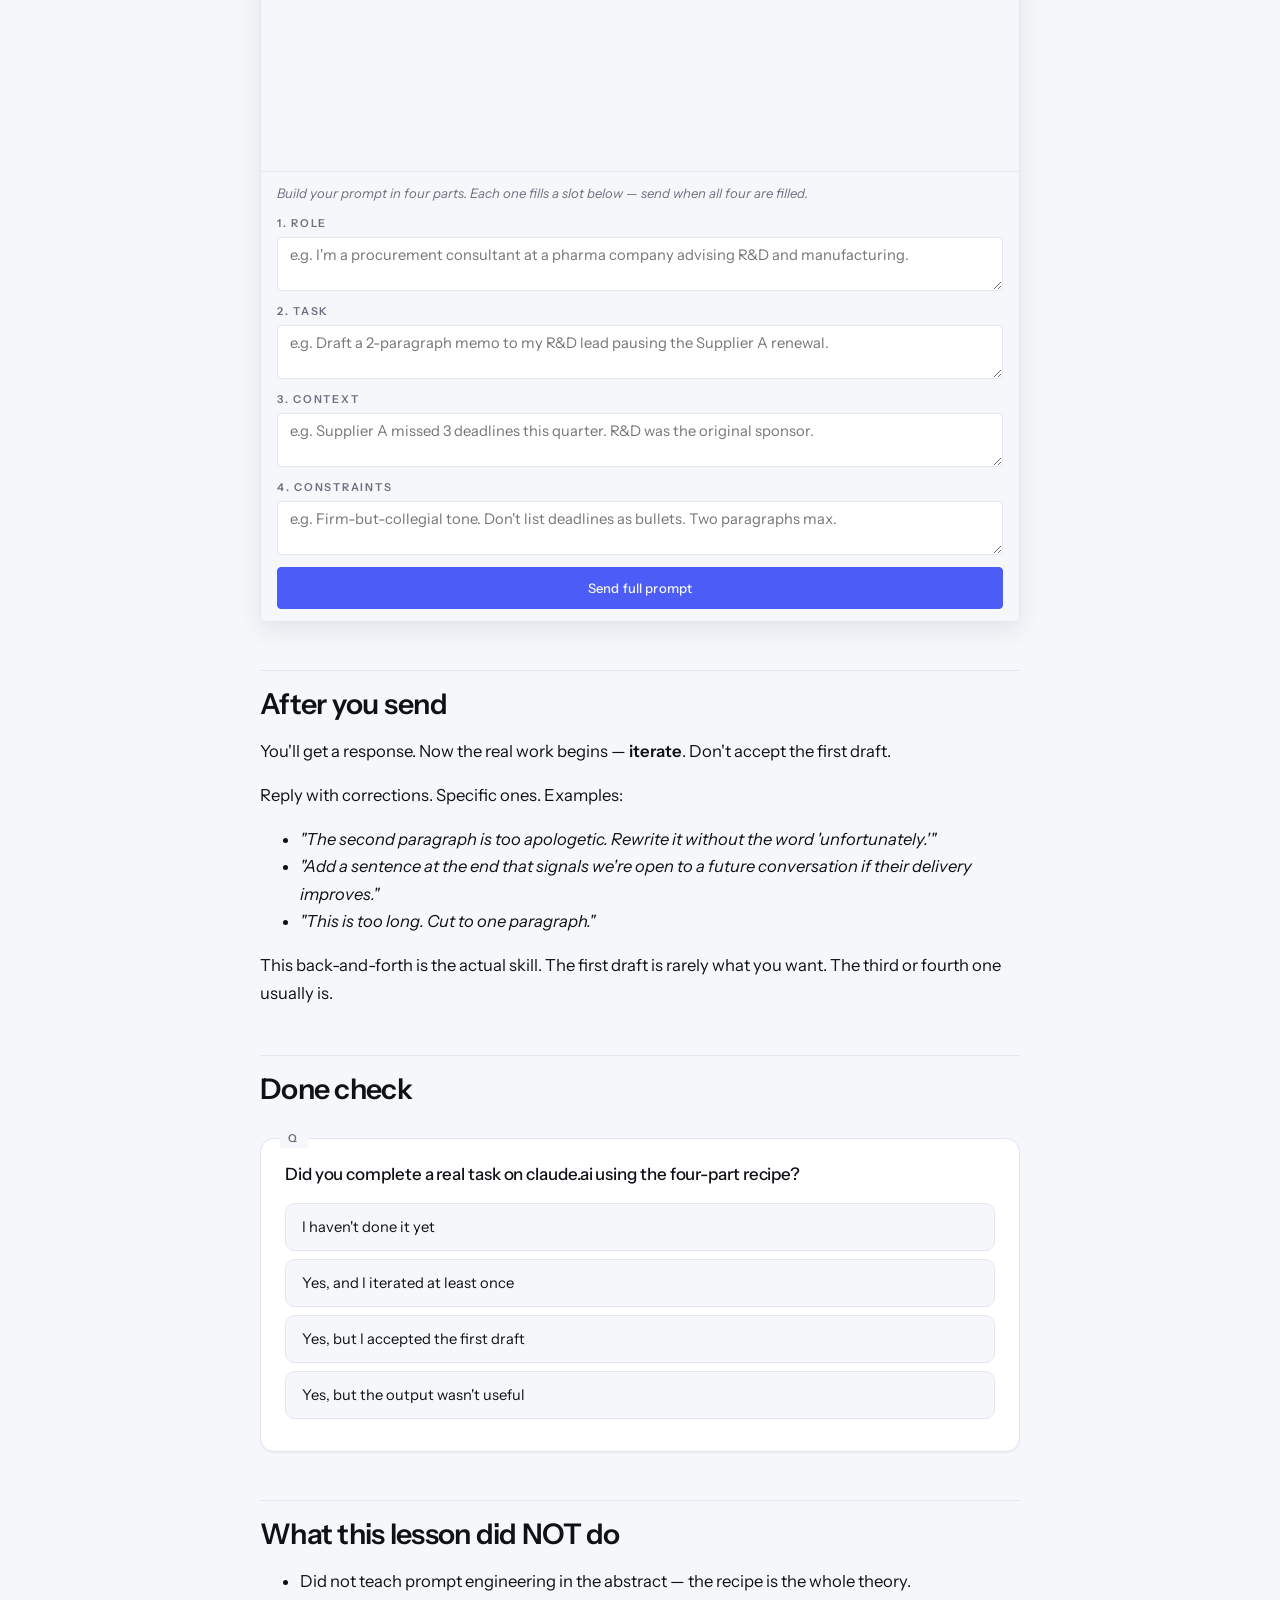
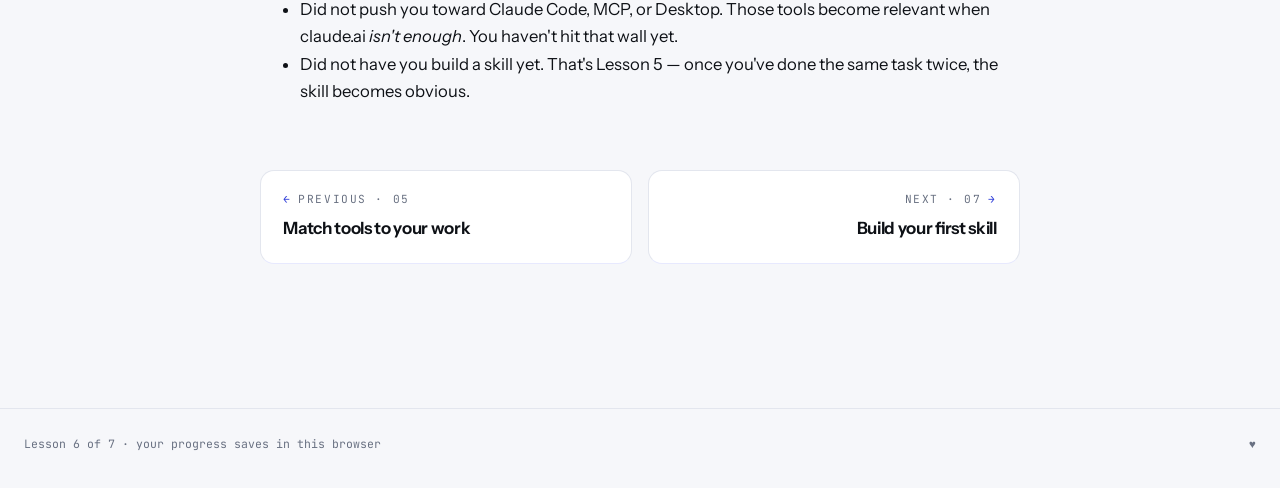
<file: lessons/06-try-claude/index.html>
<!DOCTYPE html>
<html lang="en" data-md-color-scheme="default">
<head>
<meta charset="utf-8">
<meta name="viewport" content="width=device-width, initial-scale=1">
<title>Lesson 6 — Try Claude on a real task · Claude, for Amet</title>
<link rel="preconnect" href="https://fonts.googleapis.com">
<link rel="preconnect" href="https://fonts.gstatic.com" crossorigin>
<link href="https://fonts.googleapis.com/css2?family=Instrument+Sans:ital,wght@0,400..700;1,400..700&amp;family=Instrument+Serif:ital@0;1&amp;family=JetBrains+Mono:wght@400;500;600&amp;display=swap" rel="stylesheet">
<link rel="stylesheet" href="../../assets/learning.css">
<link rel="stylesheet" href="../../assets/site.css">
</head>
<body data-depth="2" data-slug="06-try-claude" data-screen-label="Lesson 06">
<div class="pw-progress"><div class="pw-progress-fill"></div></div>
<header class="pw-header"></header>

<main class="pw-main md-typeset">

  <div class="pw-hero">
    <div class="pw-hero-num">06</div>
    <p class="pw-eyebrow">Lesson 06</p>
    <h1>Try Claude on a real task</h1>
    <div class="pw-meta">
      <span class="pw-chip"><strong>~25 min</strong></span>
      <span class="pw-chip">hands-on, on claude.ai</span>
      <span class="pw-chip">first real win</span>
    </div>
  </div>

  <p>Up until now this course has been theory and quizzes. This lesson is where it pays off — pick the row you flagged in Lesson 5 and walk through doing it for real.</p>

  <aside class="margin-note">
    Pick something real but low-stakes — a memo you were going to write anyway, not a decision that's actually hot. The point is the <em>feel</em> of the tool, not the outcome. — L.
  </aside>

  <h2>Before you start</h2>

  <ol>
    <li><strong>Have your workflow chart open</strong> in another tab (<a href="../01-map-your-workflow/index.html">Lesson 1</a>).</li>
    <li><strong>Sign in to <a href="https://claude.ai">claude.ai</a></strong> in a new tab. Free signup is enough. No credit card required.</li>
    <li><strong>Pick the row</strong> you flagged in Lesson 3 — the most obvious "claude.ai win." Examples:
      <ul>
        <li>Drafting a memo</li>
        <li>Summarizing meeting notes</li>
        <li>Writing a tough email</li>
        <li>Comparing two suppliers from notes you'd paste in</li>
        <li>Producing a one-page brief from raw notes</li>
      </ul>
    </li>
    <li><strong>Avoid confidential data for this lesson.</strong> Use a real task, but if it involves a specific supplier name or amount, swap them for placeholders ("Supplier A," "$X"). Lesson 4 is about feel, not stakes.</li>
  </ol>

  <h2>The recipe</h2>

  <p>Every effective Claude prompt has four parts. Build your prompt with them in order.</p>

  <h3>Part 1 — Role</h3>

  <p>Tell Claude who you are. One sentence.</p>

  <blockquote><p><em>"I'm a procurement consultant at a pharma company advising internal departments (R&amp;D, manufacturing, commercial)."</em></p></blockquote>

  <p>This calibrates the tone, vocabulary, and assumptions Claude uses. Without it, you get generic advice.</p>

  <h3>Part 2 — Task</h3>

  <p>What you want Claude to do, plus the <em>output format</em>.</p>

  <blockquote><p><em>"Draft a memo to my R&amp;D department lead explaining why we're pausing the [Supplier A] contract renewal. Two paragraphs. Tone: firm but collegial."</em></p></blockquote>

  <p>Specify the format. "A memo" is vague. "Two paragraphs, firm-but-collegial tone" is workable.</p>

  <h3>Part 3 — Context</h3>

  <p>Everything Claude can't know unless you tell it. Background. What's already been decided. Constraints.</p>

  <blockquote><p><em>"Context: Supplier A missed three deadlines this quarter. We've already discussed pausing internally. R&amp;D was the original sponsor and pushed for them last year — that's why this needs care."</em></p></blockquote>

  <p>The more specific, the better. Don't make Claude guess.</p>

  <h3>Part 4 — Constraints</h3>

  <p>What <em>not</em> to do, or what to make sure of.</p>

  <blockquote><p><em>"Don't mention the missed deadlines as a list — keep it narrative. Don't apologize for the decision. Don't promise a specific replacement supplier yet."</em></p></blockquote>

  <p>Constraints are where most prompts get sharper. Without them you get a vanilla answer.</p>

  <h2>Put it together</h2>

  <p>Below is the full template. <strong>Open claude.ai, paste this, fill in the [brackets] for your task, and send.</strong></p>

<pre><code>Role: I'm a procurement consultant at Sanofi advising internal departments.

Task: [What you want Claude to do, and in what format].

Context:
- [Background detail 1]
- [Background detail 2]
- [Background detail 3]

Constraints:
- [What not to do]
- [Tone / length / audience requirements]</code></pre>

  <h2>Practice the recipe here first</h2>

  <p><strong>Before you touch real claude.ai</strong>, try the recipe in this mock. Fill in each of the four slots, then click "Send full prompt" — the mock shows how Claude would respond. Once you see the pattern, do it for real on claude.ai.</p>

  <div data-playground="claude-ai-chat" data-mode="recipe"></div>

  <h2>After you send</h2>

  <p>You'll get a response. Now the real work begins — <strong>iterate</strong>. Don't accept the first draft.</p>

  <p>Reply with corrections. Specific ones. Examples:</p>

  <ul>
    <li><em>"The second paragraph is too apologetic. Rewrite it without the word 'unfortunately.'"</em></li>
    <li><em>"Add a sentence at the end that signals we're open to a future conversation if their delivery improves."</em></li>
    <li><em>"This is too long. Cut to one paragraph."</em></li>
  </ul>

  <p>This back-and-forth is the actual skill. The first draft is rarely what you want. The third or fourth one usually is.</p>

  <h2>Done check</h2>

  <div class="quiz" data-quiz-id="first-task-done" data-next="07-build-a-skill.md">
    <p class="quiz-q">Did you complete a real task on claude.ai using the four-part recipe?</p>
    <ul class="quiz-opts">
      <li data-correct="false" data-explain="Try again — this lesson needs you to actually use claude.ai once. Pick a small, low-stakes task and walk through the recipe.">I haven't done it yet</li>
      <li data-correct="true" data-explain="Good. You've now experienced what AI feels like on your work. Note how much of the quality came from the *context* and *constraints* sections — not from anything fancy. That's the lesson. Now we'll automate the parts you'd otherwise repeat.">Yes, and I iterated at least once</li>
      <li data-correct="false" data-explain="One iteration is the minimum. The first draft is almost never the final draft — the iteration is where prompting becomes a skill.">Yes, but I accepted the first draft</li>
      <li data-correct="false" data-explain="That happens. Usually the fix is sharper context or constraints. Try again with a different task — pick something where you already know what 'good' looks like, so you can give Claude better feedback.">Yes, but the output wasn't useful</li>
    </ul>
    <p class="quiz-next-cta">Lesson 7 — Build your first skill →</p>
  </div>

  <h2>What this lesson did NOT do</h2>

  <ul>
    <li>Did not teach prompt engineering in the abstract — the recipe is the whole theory.</li>
    <li>Did not push you toward Claude Code, MCP, or Desktop. Those tools become relevant when claude.ai <em>isn't enough</em>. You haven't hit that wall yet.</li>
    <li>Did not have you build a skill yet. That's Lesson 5 — once you've done the same task twice, the skill becomes obvious.</li>
  </ul>

  <div class="pw-pager"></div>

</main>

<footer class="pw-foot">
  <span>Lesson 6 of 7 · your progress saves in this browser</span>
  <span class="pw-heart" title="you're the best dad. i love you. — L.">♥</span>
</footer>

<script src="../../assets/site.js"></script>
<script src="../../assets/quiz.js"></script>
<script src="../../assets/playgrounds.js"></script>
<script src="../../assets/game.js"></script>
<script src="../../assets/askbot.js"></script>
</body>
</html>
</file>
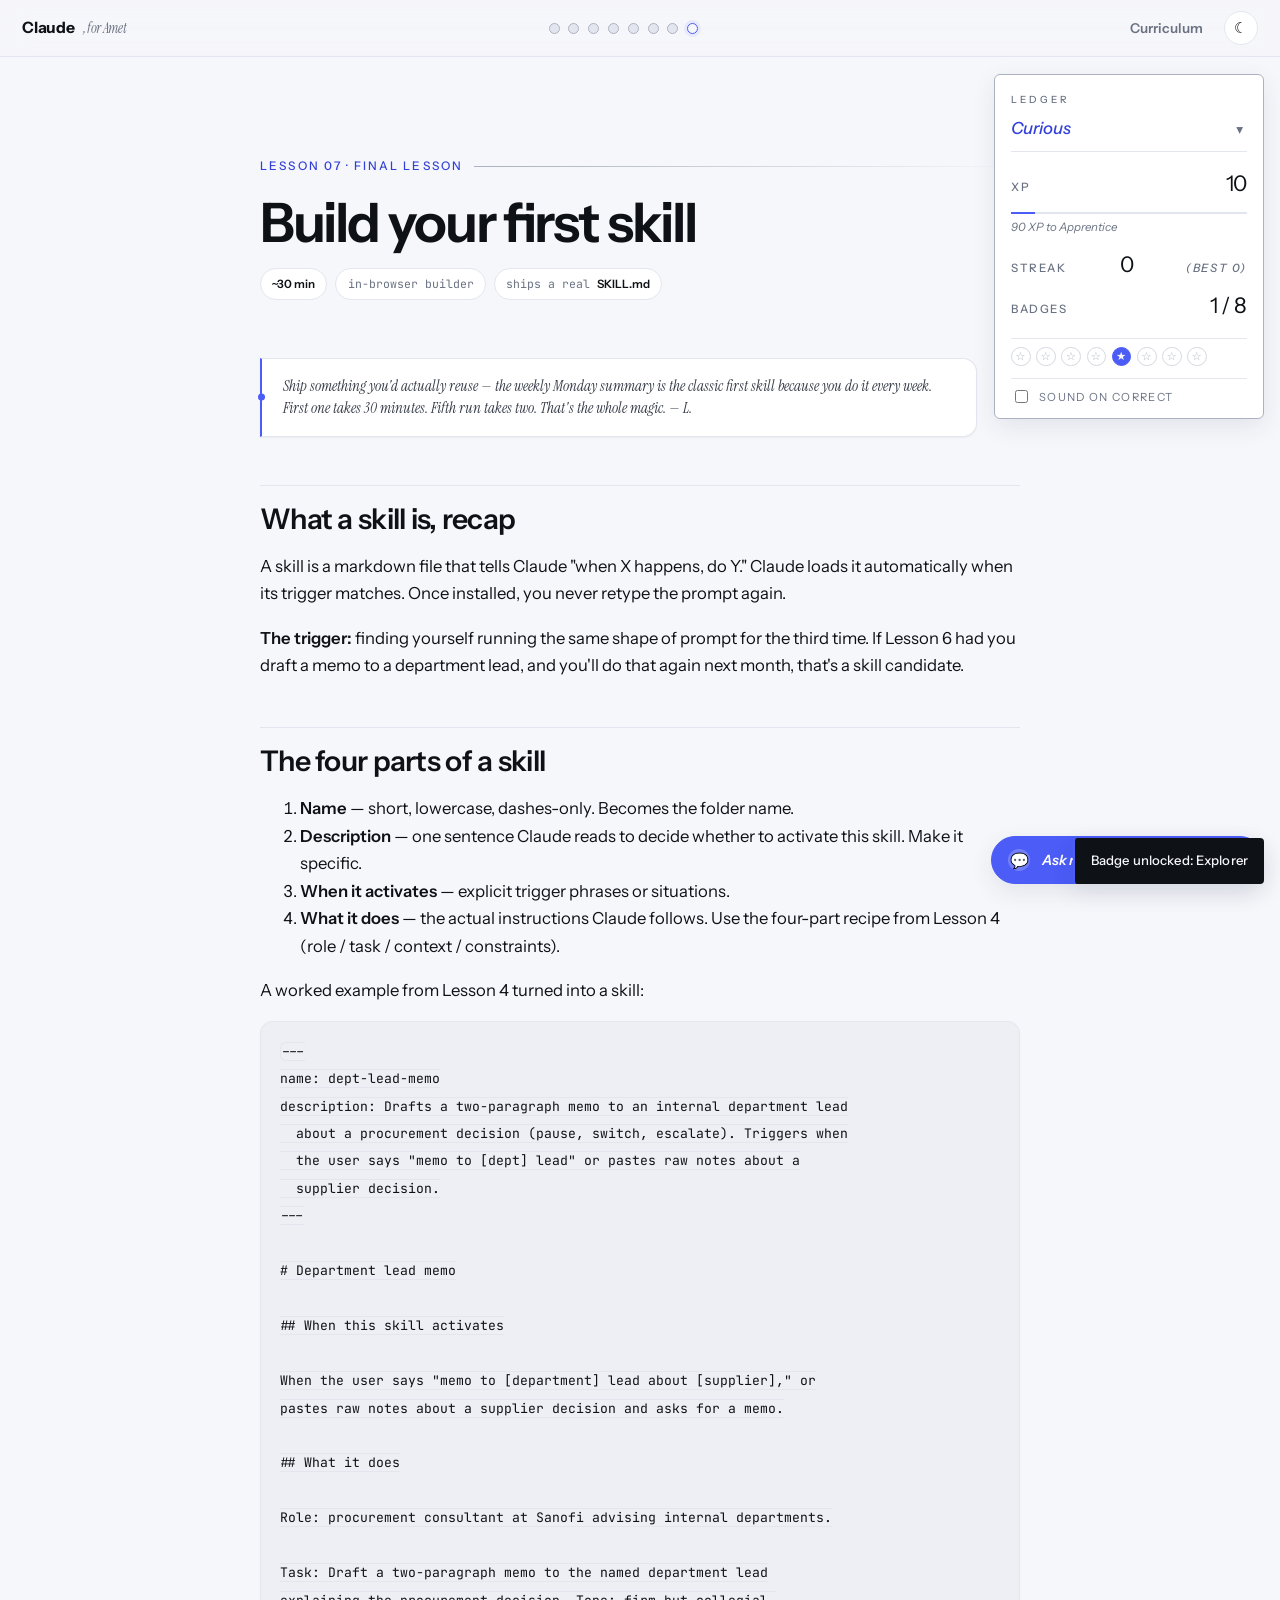
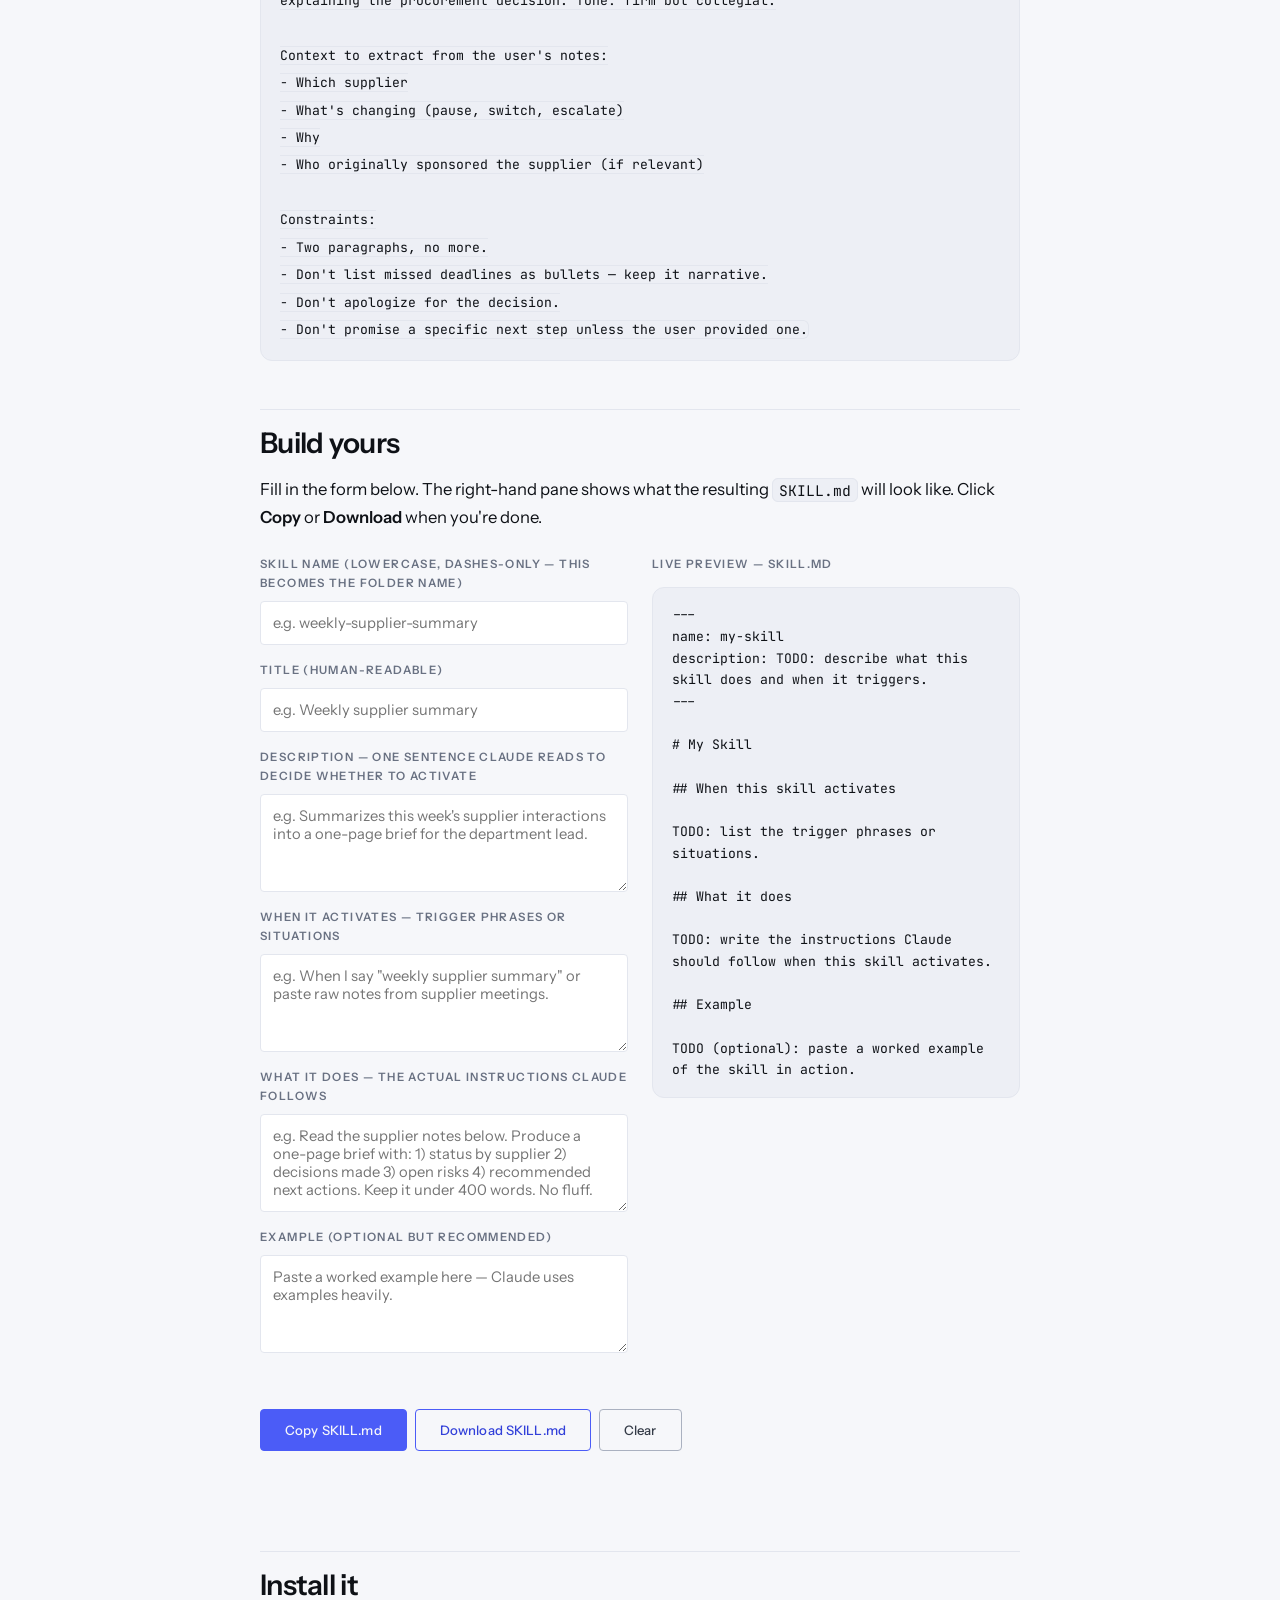
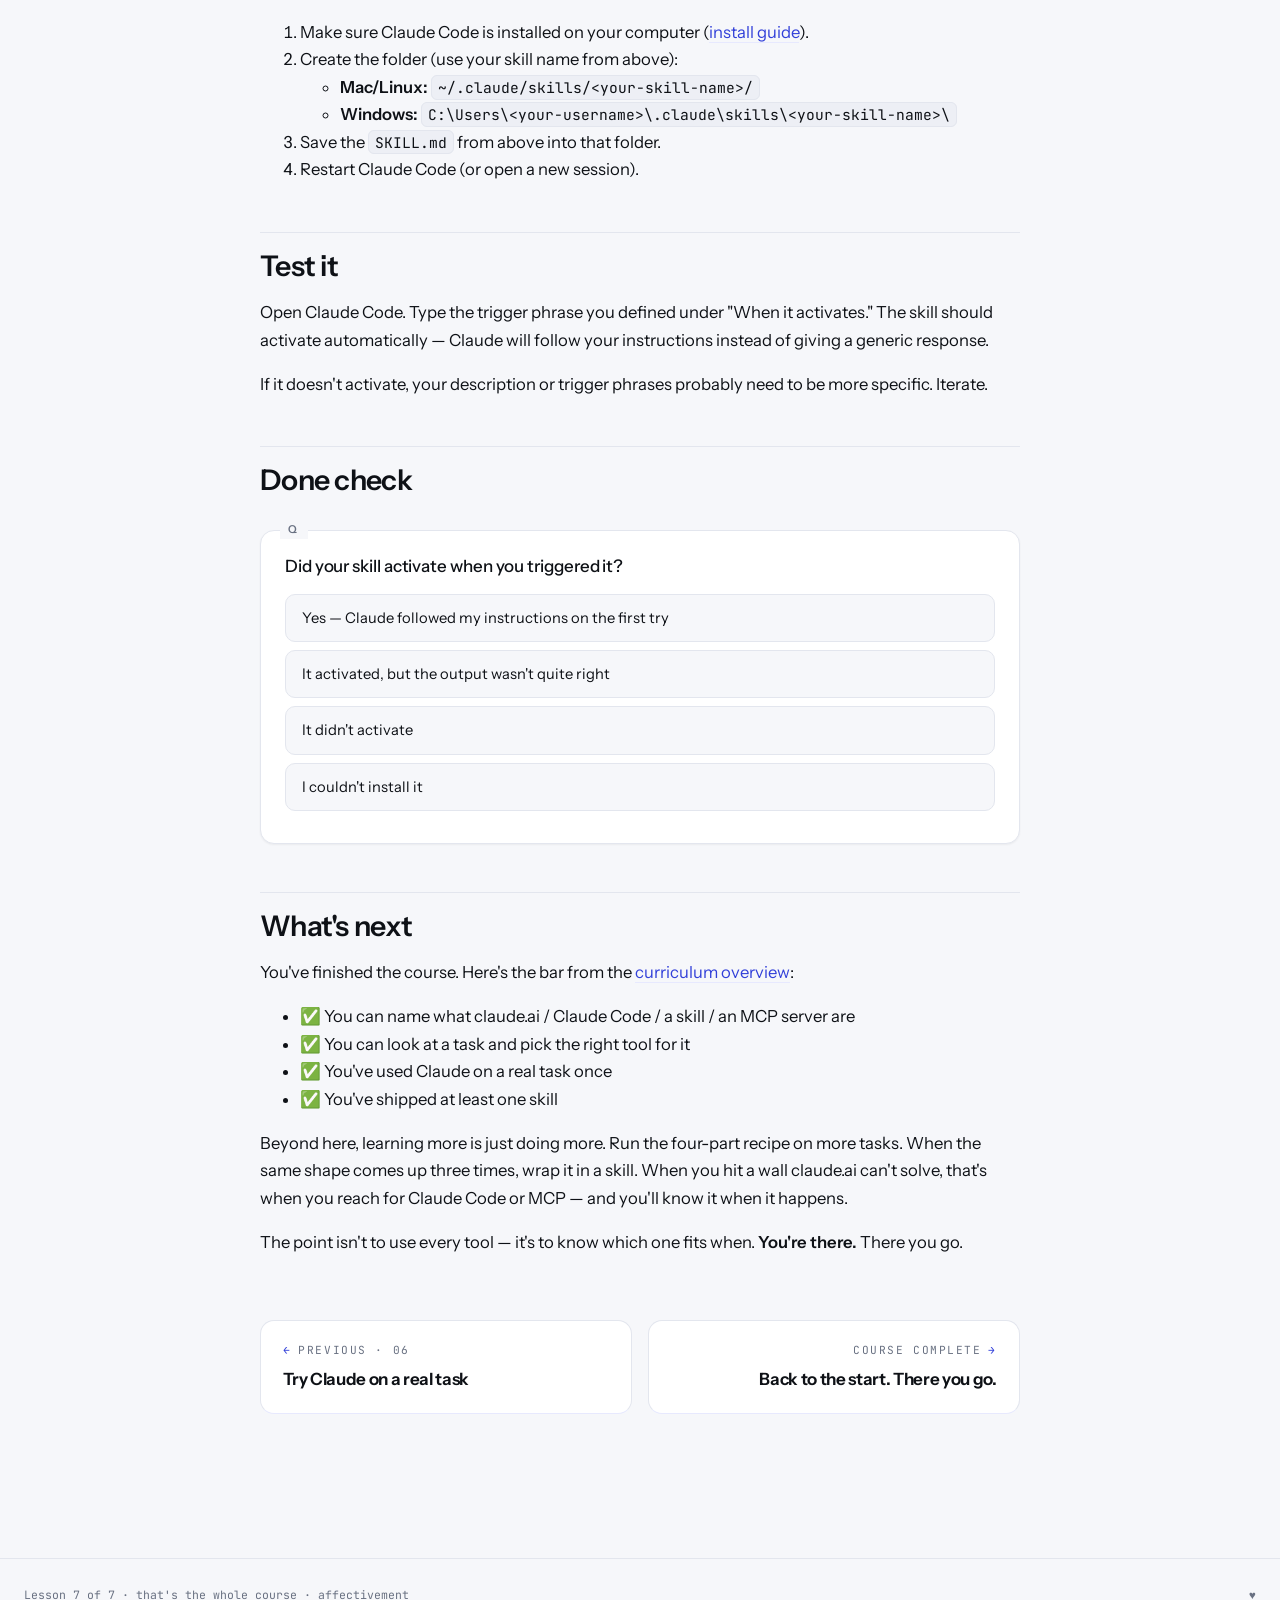
<file: lessons/07-build-a-skill/index.html>
<!DOCTYPE html>
<html lang="en" data-md-color-scheme="default">
<head>
<meta charset="utf-8">
<meta name="viewport" content="width=device-width, initial-scale=1">
<title>Lesson 7 — Build your first skill · Claude, for Amet</title>
<link rel="preconnect" href="https://fonts.googleapis.com">
<link rel="preconnect" href="https://fonts.gstatic.com" crossorigin>
<link href="https://fonts.googleapis.com/css2?family=Instrument+Sans:ital,wght@0,400..700;1,400..700&amp;family=Instrument+Serif:ital@0;1&amp;family=JetBrains+Mono:wght@400;500;600&amp;display=swap" rel="stylesheet">
<link rel="stylesheet" href="../../assets/learning.css">
<link rel="stylesheet" href="../../assets/site.css">
</head>
<body data-depth="2" data-slug="07-build-a-skill" data-screen-label="Lesson 07">
<div class="pw-progress"><div class="pw-progress-fill"></div></div>
<header class="pw-header"></header>

<main class="pw-main md-typeset">

  <div class="pw-hero">
    <div class="pw-hero-num">07</div>
    <p class="pw-eyebrow">Lesson 07 · Final lesson</p>
    <h1>Build your first skill</h1>
    <div class="pw-meta">
      <span class="pw-chip"><strong>~30 min</strong></span>
      <span class="pw-chip">in-browser builder</span>
      <span class="pw-chip">ships a real <strong>SKILL.md</strong></span>
    </div>
  </div>

  <aside class="margin-note">
    Ship something you'd actually reuse — the weekly Monday summary is the classic first skill because you do it every week. First one takes 30 minutes. Fifth run takes two. That's the whole magic. — L.
  </aside>

  <h2>What a skill is, recap</h2>

  <p>A skill is a markdown file that tells Claude "when X happens, do Y." Claude loads it automatically when its trigger matches. Once installed, you never retype the prompt again.</p>

  <p><strong>The trigger:</strong> finding yourself running the same shape of prompt for the third time. If Lesson 6 had you draft a memo to a department lead, and you'll do that again next month, that's a skill candidate.</p>

  <h2>The four parts of a skill</h2>

  <ol>
    <li><strong>Name</strong> — short, lowercase, dashes-only. Becomes the folder name.</li>
    <li><strong>Description</strong> — one sentence Claude reads to decide whether to activate this skill. Make it specific.</li>
    <li><strong>When it activates</strong> — explicit trigger phrases or situations.</li>
    <li><strong>What it does</strong> — the actual instructions Claude follows. Use the four-part recipe from Lesson 4 (role / task / context / constraints).</li>
  </ol>

  <p>A worked example from Lesson 4 turned into a skill:</p>

<pre><code>---
name: dept-lead-memo
description: Drafts a two-paragraph memo to an internal department lead
  about a procurement decision (pause, switch, escalate). Triggers when
  the user says "memo to [dept] lead" or pastes raw notes about a
  supplier decision.
---

# Department lead memo

## When this skill activates

When the user says "memo to [department] lead about [supplier]," or
pastes raw notes about a supplier decision and asks for a memo.

## What it does

Role: procurement consultant at Sanofi advising internal departments.

Task: Draft a two-paragraph memo to the named department lead
explaining the procurement decision. Tone: firm but collegial.

Context to extract from the user's notes:
- Which supplier
- What's changing (pause, switch, escalate)
- Why
- Who originally sponsored the supplier (if relevant)

Constraints:
- Two paragraphs, no more.
- Don't list missed deadlines as bullets — keep it narrative.
- Don't apologize for the decision.
- Don't promise a specific next step unless the user provided one.</code></pre>

  <h2>Build yours</h2>

  <p>Fill in the form below. The right-hand pane shows what the resulting <code>SKILL.md</code> will look like. Click <strong>Copy</strong> or <strong>Download</strong> when you're done.</p>

  <div class="skill-builder"></div>

  <h2>Install it</h2>

  <ol>
    <li>Make sure Claude Code is installed on your computer (<a href="https://docs.anthropic.com/en/docs/claude-code">install guide</a>).</li>
    <li>Create the folder (use your skill name from above):
      <ul>
        <li><strong>Mac/Linux:</strong> <code>~/.claude/skills/&lt;your-skill-name&gt;/</code></li>
        <li><strong>Windows:</strong> <code>C:\Users\&lt;your-username&gt;\.claude\skills\&lt;your-skill-name&gt;\</code></li>
      </ul>
    </li>
    <li>Save the <code>SKILL.md</code> from above into that folder.</li>
    <li>Restart Claude Code (or open a new session).</li>
  </ol>

  <h2>Test it</h2>

  <p>Open Claude Code. Type the trigger phrase you defined under "When it activates." The skill should activate automatically — Claude will follow your instructions instead of giving a generic response.</p>

  <p>If it doesn't activate, your description or trigger phrases probably need to be more specific. Iterate.</p>

  <h2>Done check</h2>

  <div class="quiz" data-quiz-id="skill-done">
    <p class="quiz-q">Did your skill activate when you triggered it?</p>
    <ul class="quiz-opts">
      <li data-correct="true" data-explain="That's the win. You've now turned a one-off prompt into a reusable workflow. Anything you do more than three times should follow this pattern.">Yes — Claude followed my instructions on the first try</li>
      <li data-correct="false" data-explain="That's actually the common case. Skills need iteration. Look at your description — is it specific enough that Claude knows when *not* to activate? Sharpen it and try again. Skills get better with use.">It activated, but the output wasn't quite right</li>
      <li data-correct="false" data-explain="Usually means the description is too vague. Claude doesn't know when to use the skill. Be more specific — name actual phrases users will type ('when I say X' or 'when notes mention Y').">It didn't activate</li>
      <li data-correct="false" data-explain="No worries — skills require Claude Code (or another surface that supports them). claude.ai web doesn't. If you don't have Claude Code installed, that's the blocker.">I couldn't install it</li>
    </ul>
  </div>

  <h2>What's next</h2>

  <p>You've finished the course. Here's the bar from the <a href="../../curriculum/index.html">curriculum overview</a>:</p>

  <ul>
    <li>✅ You can name what claude.ai / Claude Code / a skill / an MCP server are</li>
    <li>✅ You can look at a task and pick the right tool for it</li>
    <li>✅ You've used Claude on a real task once</li>
    <li>✅ You've shipped at least one skill</li>
  </ul>

  <p>Beyond here, learning more is just doing more. Run the four-part recipe on more tasks. When the same shape comes up three times, wrap it in a skill. When you hit a wall claude.ai can't solve, that's when you reach for Claude Code or MCP — and you'll know it when it happens.</p>

  <p>The point isn't to use every tool — it's to know which one fits when. <strong>You're there.</strong> There you go.</p>

  <div class="pw-pager"></div>

</main>

<footer class="pw-foot">
  <span>Lesson 7 of 7 · that's the whole course · affectivement</span>
  <span class="pw-heart" title="you're the best dad. i love you. — L.">♥</span>
</footer>

<script src="../../assets/site.js"></script>
<script src="../../assets/quiz.js"></script>
<script src="../../assets/skill-builder.js"></script>
<script src="../../assets/game.js"></script>
<script src="../../assets/askbot.js"></script>
</body>
</html>
</file>
<file: assets/learning.css>
/* =============================================================
   Dad's Claude Curriculum — design system
   -------------------------------------------------------------
   Signature moves:
     1. Lesson numerals set BIG and thin in Poppins, paired with
        a hairline rule + wide-tracked eyebrow label. This is the
        typographic through-line — a curriculum is a sequence,
        and the numbers do load-bearing work, not decoration.
     2. Margin-note voice from Leyti to Amet (.margin-note) —
        Lora italic, signed "— L." — the private-teaching
        artifact showing itself in the design.
     3. "For Amet" dedication treatment on the landing page.
   Anti-defaults (what I deliberately did NOT do):
     - No giant centered serif hero with orange button (the
       template AI-Anthropic look). Landing is asymmetric —
       dedication + lesson-01 style numeral + rule.
     - No emoji chips in the HUD — small filled/hollow circle
       glyphs; XP as a Poppins numeral; level as an italic tier.
     - The Claude Code terminal is truly dark + mono; the
       claude.ai chat is truly light + soft — no shared "mock
       label" gradient banner.
     - Confetti pulled to brand palette (orange primary, blue +
        green secondary), fewer pieces, gentler fall.
   ============================================================= */

@import url('https://fonts.googleapis.com/css2?family=Poppins:wght@200;300;400;500;600;700&family=Lora:ital,wght@0,400;0,500;0,600;1,400;1,500&family=JetBrains+Mono:wght@400;500;600&display=swap');

/* -------------------------------------------------------------
   TOKENS
   ------------------------------------------------------------- */

:root {
  /* Brand — Anthropic palette */
  --anth-cream:       #faf9f5;   /* primary bg */
  --anth-ink:         #141413;   /* primary text */
  --anth-mid:         #b0aea5;   /* mid gray */
  --anth-veil:        #e8e6dc;   /* dividers / subtle bg */
  --anth-orange:      #d97757;   /* primary accent */
  --anth-blue:        #6a9bcc;   /* secondary accent */
  --anth-green:       #788c5d;   /* tertiary accent */

  /* Derived tones */
  --anth-cream-2:     #f4f2ea;
  --anth-ink-soft:    #3a3835;
  --anth-ink-mute:    #6b6863;
  --anth-orange-ink:  #a85535;   /* darker orange, accessible on cream */
  --anth-blue-ink:    #3d6f9f;
  --anth-green-ink:   #4f6338;
  --anth-orange-veil: #f7e6dc;
  --anth-blue-veil:   #e2ecf5;
  --anth-green-veil:  #e4ebd8;

  /* Semantic roles */
  --bg:               var(--anth-cream);
  --bg-panel:         #ffffff;
  --bg-sunk:          var(--anth-cream-2);
  --fg:               var(--anth-ink);
  --fg-soft:          var(--anth-ink-soft);
  --fg-mute:          var(--anth-ink-mute);
  --rule:             var(--anth-veil);
  --rule-strong:      var(--anth-mid);
  --accent:           var(--anth-orange);
  --accent-ink:       var(--anth-orange-ink);
  --accent-veil:      var(--anth-orange-veil);

  /* Type — families */
  --font-display:     'Poppins', 'Arial', system-ui, sans-serif;
  --font-body:        'Lora', 'Georgia', 'Times New Roman', serif;
  --font-mono:        'JetBrains Mono', 'SF Mono', Menlo, Consolas, monospace;

  /* Type scale — named steps */
  --t-eyebrow:        0.72rem;   /* small caps labels */
  --t-caption:        0.82rem;
  --t-body-sm:        0.92rem;
  --t-body:           1.02rem;   /* Lora reads a touch smaller than sans */
  --t-lede:           1.18rem;
  --t-h4:             1.15rem;
  --t-h3:             1.42rem;
  --t-h2:             1.78rem;
  --t-h1:             2.4rem;
  --t-numeral-lg:     5.5rem;    /* the signature lesson-number */
  --t-numeral-md:     3rem;

  /* Weights (Poppins is available 200/300/400/500/600/700) */
  --w-thin:           200;
  --w-light:          300;
  --w-book:           400;
  --w-medium:         500;
  --w-semi:           600;
  --w-bold:           700;

  /* Spacing scale (rem, geometric-ish) */
  --sp-1:             0.25rem;
  --sp-2:             0.5rem;
  --sp-3:             0.75rem;
  --sp-4:             1rem;
  --sp-5:             1.5rem;
  --sp-6:             2rem;
  --sp-7:             3rem;
  --sp-8:             4.5rem;

  /* Radii — restrained; editorial not bubbly */
  --r-xs:             2px;
  --r-sm:             4px;
  --r-md:             6px;
  --r-lg:             10px;
  --r-pill:           999px;

  /* Elevation — soft, warm */
  --shadow-1:         0 1px 2px rgba(20, 20, 19, 0.05);
  --shadow-2:         0 6px 20px rgba(20, 20, 19, 0.08);
  --shadow-3:         0 14px 36px rgba(20, 20, 19, 0.12);

  /* Motion */
  --dur-fast:         120ms;
  --dur:              220ms;
  --dur-slow:         440ms;
  --ease:             cubic-bezier(0.2, 0.7, 0.2, 1);
}

[data-md-color-scheme='slate'] {
  --bg:               #16150f;
  --bg-panel:         #1e1c15;
  --bg-sunk:          #12110c;
  --fg:               #ece8d9;
  --fg-soft:          #d5d0bd;
  --fg-mute:          #8f8a7a;
  --rule:             #2a2822;
  --rule-strong:      #4a463c;
  --accent:           #e8916f;
  --accent-ink:       #ffb695;
  --accent-veil:      #3b271e;
}

/* -------------------------------------------------------------
   TYPOGRAPHY BASE — override Material's font stack
   ------------------------------------------------------------- */

:root {
  --md-text-font: 'Lora', 'Georgia', serif;
  --md-code-font: 'JetBrains Mono', 'SF Mono', Menlo, Consolas, monospace;
  --md-text-font-family: 'Lora', 'Georgia', serif;
  --md-code-font-family: 'JetBrains Mono', 'SF Mono', Menlo, Consolas, monospace;
}

body,
.md-typeset {
  font-family: var(--font-body);
  font-size: var(--t-body);
  line-height: 1.65;
  color: var(--fg);
  background: var(--bg);
  font-feature-settings: 'kern' 1, 'liga' 1;
}

.md-typeset h1,
.md-typeset h2,
.md-typeset h3,
.md-typeset h4,
.md-typeset h5,
.md-typeset h6 {
  font-family: var(--font-display);
  font-weight: var(--w-semi);
  color: var(--fg);
  letter-spacing: -0.015em;
  line-height: 1.2;
}

.md-typeset h1 {
  font-size: var(--t-h1);
  font-weight: var(--w-light);
  letter-spacing: -0.03em;
  margin-top: 0.4rem;
  margin-bottom: var(--sp-5);
}

.md-typeset h2 {
  font-size: var(--t-h2);
  font-weight: var(--w-medium);
  margin-top: var(--sp-7);
  margin-bottom: var(--sp-4);
  padding-top: var(--sp-4);
  border-top: 1px solid var(--rule);
}

.md-typeset h2:first-child { border-top: none; padding-top: 0; margin-top: 0; }

.md-typeset h3 {
  font-size: var(--t-h3);
  font-weight: var(--w-semi);
  margin-top: var(--sp-6);
}

.md-typeset h4 {
  font-size: var(--t-h4);
  font-weight: var(--w-semi);
}

.md-typeset p,
.md-typeset li {
  font-family: var(--font-body);
}

.md-typeset a {
  color: var(--accent-ink);
  text-decoration: none;
  border-bottom: 1px solid var(--accent-veil);
  transition: border-color var(--dur) var(--ease), color var(--dur) var(--ease);
}
.md-typeset a:hover {
  color: var(--accent);
  border-bottom-color: var(--accent);
}

.md-typeset strong { color: var(--fg); font-weight: var(--w-semi); font-family: var(--font-body); }
.md-typeset em { font-style: italic; }

.md-typeset code {
  font-family: var(--font-mono);
  font-size: 0.88em;
  background: var(--bg-sunk);
  color: var(--fg);
  padding: 0.1em 0.35em;
  border-radius: var(--r-sm);
  border: 1px solid var(--rule);
}

.md-typeset pre code, .md-typeset pre {
  background: var(--bg-sunk);
  border-radius: var(--r-md);
}

.md-typeset blockquote {
  border-left: 2px solid var(--accent);
  background: transparent;
  color: var(--fg-soft);
  padding-left: var(--sp-4);
  font-style: italic;
  margin: var(--sp-5) 0;
}

.md-typeset table:not([class]) {
  font-family: var(--font-body);
  font-size: var(--t-body-sm);
  border: none;
  box-shadow: none;
}
.md-typeset table:not([class]) th {
  font-family: var(--font-display);
  font-weight: var(--w-semi);
  font-size: var(--t-eyebrow);
  text-transform: uppercase;
  letter-spacing: 0.08em;
  background: transparent;
  color: var(--fg-mute);
  border-bottom: 1px solid var(--rule-strong);
  padding: var(--sp-3) var(--sp-3);
}
.md-typeset table:not([class]) td {
  border-bottom: 1px solid var(--rule);
  padding: var(--sp-3);
}

/* MkDocs Material palette override — accent + primary colors */
:root,
[data-md-color-scheme='default'] {
  --md-primary-fg-color:        var(--anth-orange);
  --md-primary-fg-color--light: var(--anth-orange-veil);
  --md-primary-fg-color--dark:  var(--anth-orange-ink);
  --md-accent-fg-color:         var(--anth-orange);
  --md-accent-fg-color--transparent: rgba(217, 119, 87, 0.1);
  --md-default-bg-color:        var(--bg);
  --md-default-fg-color:        var(--fg);
  --md-default-fg-color--light: var(--fg-soft);
  --md-default-fg-color--lighter: var(--fg-mute);
  --md-default-fg-color--lightest: var(--rule);
  --md-code-bg-color:           var(--bg-sunk);
  --md-code-fg-color:            var(--fg);
  --md-typeset-a-color:         var(--accent-ink);
}

[data-md-color-scheme='slate'] {
  --md-primary-fg-color:        var(--accent);
  --md-primary-fg-color--light: var(--accent-veil);
  --md-primary-fg-color--dark:  var(--accent-ink);
  --md-accent-fg-color:         var(--accent);
  --md-default-bg-color:        var(--bg);
  --md-default-fg-color:        var(--fg);
  --md-default-fg-color--light: var(--fg-soft);
  --md-default-fg-color--lighter: var(--fg-mute);
  --md-default-fg-color--lightest: var(--rule);
  --md-code-bg-color:           var(--bg-sunk);
  --md-code-fg-color:           var(--fg);
  --md-typeset-a-color:         var(--accent);
}

/* Header + sidebar tints */
.md-header {
  background: var(--bg);
  color: var(--fg);
  box-shadow: 0 1px 0 var(--rule);
}
.md-header__title { font-family: var(--font-display); font-weight: var(--w-semi); letter-spacing: -0.01em; }
.md-tabs { background: var(--bg); color: var(--fg); border-bottom: 1px solid var(--rule); }
.md-tabs__link { font-family: var(--font-display); font-weight: var(--w-medium); font-size: 0.82rem; letter-spacing: 0.01em; opacity: 0.85; }
.md-tabs__link--active { color: var(--accent-ink); opacity: 1; }

.md-nav__title {
  font-family: var(--font-display);
  font-weight: var(--w-semi);
  text-transform: uppercase;
  letter-spacing: 0.08em;
  font-size: var(--t-eyebrow);
  color: var(--fg-mute);
}

.md-nav__link {
  font-family: var(--font-body);
  font-size: 0.93rem;
}
.md-nav__link--active { color: var(--accent-ink); font-weight: var(--w-medium); }

.md-search__input {
  font-family: var(--font-body);
  background: var(--bg-sunk);
}

.md-footer,
.md-footer-meta {
  background: var(--fg);
  color: var(--anth-cream);
}
.md-footer a { color: var(--anth-cream); }

/* -------------------------------------------------------------
   SIGNATURE — lesson number typographic system
   Usage in markdown:
     <div class="lesson-mast">
       <span class="lesson-mast-eyebrow">Lesson</span>
       <span class="lesson-mast-num">03</span>
       <span class="lesson-mast-title">Where everything lives</span>
     </div>
   Also used on the landing dedication + curriculum ToC.
   ------------------------------------------------------------- */

.lesson-mast {
  display: grid;
  grid-template-columns: min-content 1fr;
  grid-template-rows: auto auto;
  column-gap: var(--sp-5);
  row-gap: 0;
  align-items: end;
  padding: var(--sp-6) 0 var(--sp-4);
  border-bottom: 1px solid var(--rule-strong);
  margin-bottom: var(--sp-6);
}

.lesson-mast-eyebrow {
  grid-column: 2;
  grid-row: 1;
  font-family: var(--font-display);
  font-size: var(--t-eyebrow);
  font-weight: var(--w-medium);
  text-transform: uppercase;
  letter-spacing: 0.22em;
  color: var(--fg-mute);
  padding-bottom: var(--sp-2);
}

.lesson-mast-num {
  grid-column: 1;
  grid-row: 1 / span 2;
  font-family: var(--font-display);
  font-size: var(--t-numeral-lg);
  font-weight: var(--w-thin);
  line-height: 0.85;
  letter-spacing: -0.05em;
  color: var(--accent);
  align-self: end;
}

.lesson-mast-title {
  grid-column: 2;
  grid-row: 2;
  font-family: var(--font-display);
  font-size: var(--t-h2);
  font-weight: var(--w-medium);
  letter-spacing: -0.02em;
  color: var(--fg);
  line-height: 1.1;
}

/* Hide the auto-generated H1 when a lesson-mast is present */
.md-typeset .lesson-mast + h1 { display: none; }

/* -------------------------------------------------------------
   SIGNATURE — margin-note voice ("— L.")
   Usage:
     <aside class="margin-note">
       This is where I lost a whole afternoon last week. Don't skip it. — L.
     </aside>
   ------------------------------------------------------------- */

.margin-note {
  position: relative;
  font-family: var(--font-body);
  font-style: italic;
  font-size: var(--t-body-sm);
  color: var(--fg-soft);
  padding: var(--sp-2) var(--sp-4) var(--sp-2) var(--sp-5);
  margin: var(--sp-5) 0;
  border-left: 1px solid var(--accent);
  background: transparent;
  line-height: 1.55;
  max-width: 42rem;
}

.margin-note::before {
  content: '';
  position: absolute;
  left: -4px;
  top: 50%;
  width: 7px;
  height: 7px;
  border-radius: 50%;
  background: var(--accent);
  transform: translateY(-50%);
}

@media (min-width: 1400px) {
  /* On wide screens, float the margin note into the margin proper */
  .md-typeset .margin-note {
    float: right;
    clear: right;
    width: 14rem;
    margin-right: -16rem;
    margin-top: 0.3rem;
    padding: 0 0 0 var(--sp-4);
    border-left: 1px solid var(--accent);
  }
  .md-typeset .margin-note::before { display: none; }
}

/* -------------------------------------------------------------
   LANDING PAGE — front-cover-of-a-book feel
   Uses .cover markup added in index.md.
   ------------------------------------------------------------- */

.cover {
  padding: var(--sp-6) 0 var(--sp-7);
  border-bottom: 1px solid var(--rule);
  margin-bottom: var(--sp-6);
  position: relative;
}

.cover-eyebrow {
  font-family: var(--font-display);
  font-size: var(--t-eyebrow);
  font-weight: var(--w-medium);
  text-transform: uppercase;
  letter-spacing: 0.28em;
  color: var(--accent-ink);
  margin-bottom: var(--sp-4);
}

.cover-title {
  font-family: var(--font-display);
  font-size: clamp(2.6rem, 5vw, 4.4rem);
  font-weight: var(--w-thin);
  line-height: 0.95;
  letter-spacing: -0.035em;
  color: var(--fg);
  margin: 0 0 var(--sp-5) 0;
  max-width: 18ch;
}

.cover-title em {
  font-family: var(--font-body);
  font-style: italic;
  font-weight: var(--w-book);
  color: var(--accent);
}

.cover-rule {
  height: 1px;
  background: var(--fg);
  width: 4rem;
  margin: var(--sp-5) 0;
}

.cover-lede {
  font-family: var(--font-body);
  font-size: var(--t-lede);
  line-height: 1.55;
  color: var(--fg-soft);
  max-width: 34rem;
  margin: 0;
}

.cover-dedication {
  margin-top: var(--sp-7);
  font-family: var(--font-body);
  font-style: italic;
  color: var(--fg-mute);
  font-size: var(--t-caption);
  display: flex;
  align-items: baseline;
  gap: var(--sp-3);
}

.cover-dedication-label {
  font-family: var(--font-display);
  font-style: normal;
  font-size: var(--t-eyebrow);
  font-weight: var(--w-medium);
  text-transform: uppercase;
  letter-spacing: 0.22em;
  color: var(--fg-mute);
}

.cover-dedication-name {
  font-family: var(--font-body);
  font-style: italic;
  font-size: 1.1rem;
  color: var(--accent-ink);
}

.cover-cta {
  margin-top: var(--sp-6);
  display: inline-flex;
  align-items: center;
  gap: var(--sp-3);
  font-family: var(--font-display);
  font-size: var(--t-body-sm);
  font-weight: var(--w-medium);
  letter-spacing: 0.02em;
  color: var(--accent-ink);
  border-bottom: 1px solid var(--accent);
  padding-bottom: 2px;
}
.cover-cta:hover { color: var(--accent); }
.cover-cta-arrow { font-family: var(--font-display); font-weight: var(--w-light); font-size: 1.15em; }

/* Page-load reveal on cover (respect reduced-motion) */
@keyframes cover-in {
  from { opacity: 0; transform: translateY(6px); }
  to   { opacity: 1; transform: translateY(0); }
}
.cover > * { animation: cover-in var(--dur-slow) var(--ease) both; }
.cover > *:nth-child(1) { animation-delay: 0.04s; }
.cover > *:nth-child(2) { animation-delay: 0.14s; }
.cover > *:nth-child(3) { animation-delay: 0.22s; }
.cover > *:nth-child(4) { animation-delay: 0.3s; }
.cover > *:nth-child(5) { animation-delay: 0.4s; }
.cover > *:nth-child(6) { animation-delay: 0.5s; }

@media (prefers-reduced-motion: reduce) {
  .cover > *, .lesson-mast > * { animation: none !important; }
}

/* Table-of-contents on landing (the "How it works" list) */
.md-typeset .cover + h2 { border-top: none; padding-top: 0; margin-top: var(--sp-6); }

/* -------------------------------------------------------------
   CURRICULUM — book-contents treatment
   Markup added in curriculum.md as <ol class="toc-list">…</ol>
   ------------------------------------------------------------- */

.toc-list {
  list-style: none;
  padding: 0;
  margin: var(--sp-6) 0;
  border-top: 1px solid var(--rule);
}

.toc-list li {
  display: grid;
  grid-template-columns: 3.2rem 1fr auto;
  align-items: baseline;
  gap: var(--sp-4);
  padding: var(--sp-4) 0;
  border-bottom: 1px solid var(--rule);
}

.toc-num {
  font-family: var(--font-display);
  font-size: var(--t-numeral-md);
  font-weight: var(--w-thin);
  color: var(--accent);
  line-height: 1;
  letter-spacing: -0.04em;
}

.toc-body { display: flex; flex-direction: column; gap: 0.15rem; }
.toc-title {
  font-family: var(--font-display);
  font-size: 1.22rem;
  font-weight: var(--w-medium);
  color: var(--fg);
  letter-spacing: -0.015em;
}
.toc-title a { color: inherit; border-bottom: none; }
.toc-title a:hover { color: var(--accent-ink); }

.toc-desc {
  font-family: var(--font-body);
  font-size: var(--t-body-sm);
  color: var(--fg-soft);
  font-style: italic;
  line-height: 1.5;
}

.toc-meta {
  font-family: var(--font-display);
  font-size: var(--t-eyebrow);
  font-weight: var(--w-medium);
  text-transform: uppercase;
  letter-spacing: 0.14em;
  color: var(--fg-mute);
  text-align: right;
  align-self: center;
}

@media (max-width: 600px) {
  .toc-list li { grid-template-columns: 2.4rem 1fr; }
  .toc-num { font-size: 2rem; }
  .toc-meta { grid-column: 2; text-align: left; margin-top: 0.15rem; }
}

/* Colophon — signed section at bottom of curriculum */
.colophon {
  margin-top: var(--sp-8);
  padding-top: var(--sp-5);
  border-top: 1px solid var(--rule-strong);
  font-family: var(--font-body);
  font-style: italic;
  color: var(--fg-mute);
  font-size: var(--t-caption);
  display: flex;
  gap: var(--sp-4);
  align-items: baseline;
}
.colophon-label {
  font-family: var(--font-display);
  font-style: normal;
  font-size: var(--t-eyebrow);
  font-weight: var(--w-medium);
  text-transform: uppercase;
  letter-spacing: 0.2em;
  color: var(--fg-mute);
}

/* =============================================================
   COMPONENTS
   ============================================================= */

/* -------------------------------------------------------------
   Quiz
   ------------------------------------------------------------- */

.quiz {
  border: 1px solid var(--rule);
  border-radius: var(--r-md);
  padding: var(--sp-5) var(--sp-5);
  margin: var(--sp-6) 0;
  background: var(--bg-panel);
  position: relative;
  box-shadow: var(--shadow-1);
}

.quiz::before {
  content: 'Q';
  position: absolute;
  top: -0.6rem;
  left: 1.2rem;
  font-family: var(--font-display);
  font-size: 0.68rem;
  font-weight: var(--w-semi);
  letter-spacing: 0.28em;
  color: var(--fg-mute);
  background: var(--bg);
  padding: 0 var(--sp-2);
}

.quiz .quiz-q {
  font-family: var(--font-display);
  font-weight: var(--w-medium);
  font-size: 1.06rem;
  letter-spacing: -0.005em;
  margin: 0 0 var(--sp-4) 0;
  color: var(--fg);
  line-height: 1.4;
}

.quiz .quiz-opts { list-style: none; padding: 0; margin: 0; }

.quiz .quiz-opts > li {
  border: 1px solid var(--rule);
  border-radius: var(--r-sm);
  padding: var(--sp-3) var(--sp-4);
  margin: var(--sp-2) 0;
  cursor: pointer;
  background: var(--bg);
  transition: background var(--dur-fast) var(--ease),
              border-color var(--dur-fast) var(--ease),
              transform var(--dur-fast) var(--ease);
  user-select: none;
  font-family: var(--font-body);
  font-size: var(--t-body-sm);
  line-height: 1.5;
}

.quiz .quiz-opts > li:hover:not(.disabled) {
  border-color: var(--accent);
  background: var(--accent-veil);
}

.quiz .quiz-opts > li:focus-visible {
  outline: 2px solid var(--accent);
  outline-offset: 2px;
}

.quiz .quiz-opts > li:active:not(.disabled) { transform: scale(0.997); }
.quiz .quiz-opts > li.disabled { cursor: default; opacity: 0.68; }

.quiz .quiz-opts > li.correct {
  background: var(--anth-green-veil);
  border-color: var(--anth-green);
  color: var(--anth-green-ink);
  opacity: 1;
  font-weight: var(--w-medium);
}
.quiz .quiz-opts > li.correct::after {
  content: '  ✓';
  font-family: var(--font-display);
  font-weight: var(--w-semi);
  color: var(--anth-green);
}

.quiz .quiz-opts > li.incorrect {
  background: #f7e4dd;
  border-color: #c66443;
  color: #8a3a1c;
  opacity: 1;
}
.quiz .quiz-opts > li.incorrect::after {
  content: '  ✕';
  font-family: var(--font-display);
  font-weight: var(--w-semi);
}

.quiz .quiz-opts > li.reveal-correct {
  border-color: var(--anth-green);
  background: var(--anth-green-veil);
  color: var(--anth-green-ink);
}
.quiz .quiz-opts > li.reveal-correct::before {
  content: '→ ';
  font-family: var(--font-display);
  font-weight: var(--w-semi);
}

.quiz .quiz-feedback {
  margin-top: var(--sp-4);
  padding: var(--sp-3) var(--sp-4);
  border-radius: var(--r-sm);
  background: transparent;
  font-size: var(--t-body-sm);
  line-height: 1.55;
  font-family: var(--font-body);
  border-left: 2px solid transparent;
}
.quiz .quiz-feedback.correct   { background: var(--anth-green-veil); color: var(--anth-green-ink); border-left-color: var(--anth-green); }
.quiz .quiz-feedback.incorrect { background: #f7e4dd; color: #8a3a1c; border-left-color: #c66443; }
.quiz .quiz-feedback:empty { display: none; }

.quiz .quiz-restored {
  display: block;
  font-family: var(--font-display);
  font-size: var(--t-eyebrow);
  text-transform: uppercase;
  letter-spacing: 0.2em;
  font-style: normal;
  color: var(--fg-mute);
  opacity: 0.7;
  margin-bottom: var(--sp-3);
}

.quiz .quiz-next { margin-top: var(--sp-4); }

.quiz .quiz-next-link {
  display: inline-flex;
  align-items: center;
  gap: var(--sp-3);
  background: var(--accent);
  color: var(--anth-cream) !important;
  padding: var(--sp-3) var(--sp-5);
  border-radius: var(--r-sm);
  font-family: var(--font-display);
  font-weight: var(--w-medium);
  font-size: var(--t-body-sm);
  letter-spacing: 0.01em;
  text-decoration: none;
  border: none;
  transition: background var(--dur) var(--ease), transform var(--dur) var(--ease);
}
.quiz .quiz-next-link:hover { background: var(--accent-ink); transform: translateY(-1px); }

.quiz .quiz-retry {
  background: transparent;
  border: 1px solid var(--rule-strong);
  color: var(--fg-soft);
  padding: var(--sp-2) var(--sp-4);
  border-radius: var(--r-sm);
  cursor: pointer;
  font-family: var(--font-display);
  font-weight: var(--w-medium);
  font-size: var(--t-caption);
  letter-spacing: 0.01em;
}
.quiz .quiz-retry:hover { border-color: var(--accent); color: var(--accent); }

/* -------------------------------------------------------------
   Workflow builder
   ------------------------------------------------------------- */

.workflow-builder { margin: var(--sp-5) 0; }

.wfb-table-wrap {
  overflow-x: auto;
  border: 1px solid var(--rule);
  border-radius: var(--r-md);
  background: var(--bg-panel);
}

.wfb-table {
  width: 100%;
  border-collapse: collapse;
  min-width: 700px;
}

.wfb-table th,
.wfb-table td {
  padding: var(--sp-3);
  vertical-align: top;
  border-bottom: 1px solid var(--rule);
}

.wfb-table th {
  background: var(--bg-sunk);
  text-align: left;
  font-family: var(--font-display);
  font-size: var(--t-eyebrow);
  font-weight: var(--w-semi);
  text-transform: uppercase;
  letter-spacing: 0.12em;
  color: var(--fg-mute);
}

.wfb-table textarea,
.wfb-table select {
  width: 100%;
  box-sizing: border-box;
  border: 1px solid var(--rule);
  border-radius: var(--r-sm);
  padding: var(--sp-2) var(--sp-3);
  font-family: var(--font-body);
  font-size: var(--t-body-sm);
  background: var(--bg);
  color: var(--fg);
  resize: vertical;
  transition: border-color var(--dur) var(--ease);
}
.wfb-table textarea:focus,
.wfb-table select:focus { outline: none; border-color: var(--accent); }

.wfb-remove-cell { width: 2.5rem; text-align: center; }
.wfb-remove {
  background: transparent;
  border: none;
  cursor: pointer;
  color: var(--fg-mute);
  font-size: 1.05rem;
  padding: var(--sp-1) var(--sp-2);
  border-radius: var(--r-sm);
  transition: background var(--dur) var(--ease);
}
.wfb-remove:hover { background: var(--accent-veil); color: var(--accent-ink); }

.wfb-controls,
.sb-controls {
  margin-top: var(--sp-4);
  display: flex;
  gap: var(--sp-2);
  flex-wrap: wrap;
}

.wfb-btn,
.sb-btn,
.pg-btn {
  padding: var(--sp-3) var(--sp-5);
  border-radius: var(--r-sm);
  border: 1px solid transparent;
  font-family: var(--font-display);
  font-weight: var(--w-medium);
  cursor: pointer;
  font-size: var(--t-caption);
  letter-spacing: 0.01em;
  transition: background var(--dur) var(--ease), border-color var(--dur) var(--ease), color var(--dur) var(--ease), transform var(--dur) var(--ease);
}

.wfb-btn-primary,
.sb-btn-primary,
.pg-btn-primary {
  background: var(--accent);
  color: var(--anth-cream);
  border-color: var(--accent);
}
.wfb-btn-primary:hover,
.sb-btn-primary:hover,
.pg-btn-primary:hover { background: var(--accent-ink); border-color: var(--accent-ink); transform: translateY(-1px); }

.wfb-btn-secondary,
.sb-btn-secondary {
  background: transparent;
  border-color: var(--accent);
  color: var(--accent-ink);
}
.wfb-btn-secondary:hover { background: var(--accent-veil); }

.wfb-btn-ghost,
.sb-btn-ghost,
.pg-btn-ghost {
  background: transparent;
  color: var(--fg-soft);
  border-color: var(--rule-strong);
}
.wfb-btn-ghost:hover,
.sb-btn-ghost:hover,
.pg-btn-ghost:hover { border-color: var(--accent); color: var(--accent); }

.wfb-status,
.sb-status {
  margin-top: var(--sp-3);
  font-family: var(--font-body);
  font-style: italic;
  font-size: var(--t-caption);
  color: var(--fg-mute);
  min-height: 1.2em;
}

.wfb-preview { margin-top: var(--sp-4); }
.wfb-preview summary {
  cursor: pointer;
  font-family: var(--font-display);
  font-weight: var(--w-medium);
  font-size: var(--t-eyebrow);
  text-transform: uppercase;
  letter-spacing: 0.16em;
  color: var(--fg-mute);
}

.wfb-preview-pre,
.sb-preview-pre {
  background: var(--bg-sunk);
  border: 1px solid var(--rule);
  border-radius: var(--r-md);
  padding: var(--sp-4);
  font-family: var(--font-mono);
  font-size: var(--t-caption);
  white-space: pre-wrap;
  overflow-x: auto;
  color: var(--fg);
}

/* -------------------------------------------------------------
   Skill builder
   ------------------------------------------------------------- */

.skill-builder {
  margin: var(--sp-5) 0;
  display: grid;
  grid-template-columns: 1fr;
  gap: var(--sp-5);
}

@media (min-width: 900px) {
  .skill-builder {
    grid-template-columns: 1fr 1fr;
    grid-template-areas: 'form preview' 'controls controls' 'status status';
  }
  .skill-builder .sb-form     { grid-area: form; }
  .skill-builder .sb-preview  { grid-area: preview; }
  .skill-builder .sb-controls { grid-area: controls; }
  .skill-builder .sb-status   { grid-area: status; }
}

.sb-field { display: flex; flex-direction: column; margin-bottom: var(--sp-4); }
.sb-field label {
  font-family: var(--font-display);
  font-size: var(--t-eyebrow);
  font-weight: var(--w-semi);
  text-transform: uppercase;
  letter-spacing: 0.12em;
  margin-bottom: var(--sp-2);
  color: var(--fg-mute);
}

.sb-field input,
.sb-field textarea {
  font-family: var(--font-body);
  font-size: var(--t-body-sm);
  padding: var(--sp-3);
  border: 1px solid var(--rule);
  border-radius: var(--r-sm);
  background: var(--bg-panel);
  color: var(--fg);
  box-sizing: border-box;
  resize: vertical;
  transition: border-color var(--dur) var(--ease);
}
.sb-field input:focus,
.sb-field textarea:focus { outline: none; border-color: var(--accent); }

.sb-preview-label {
  font-family: var(--font-display);
  font-size: var(--t-eyebrow);
  font-weight: var(--w-semi);
  text-transform: uppercase;
  letter-spacing: 0.12em;
  color: var(--fg-mute);
  margin-bottom: var(--sp-2);
}

/* =============================================================
   GAMIFICATION — HUD as a private ledger
   Signature: XP is a Poppins numeral, level is Lora italic,
   badges are typographic seals not emoji chips.
   ============================================================= */

.dcc-hud {
  position: fixed;
  top: 4.6rem;
  right: 1rem;
  z-index: 1000;
  background: var(--bg-panel);
  border: 1px solid var(--rule-strong);
  border-radius: var(--r-md);
  padding: var(--sp-4) var(--sp-4) var(--sp-3);
  width: 236px;
  box-shadow: var(--shadow-2);
  user-select: none;
  font-family: var(--font-body);
  color: var(--fg);
}

.dcc-hud::before {
  content: 'Ledger';
  display: block;
  font-family: var(--font-display);
  font-size: 0.62rem;
  font-weight: var(--w-medium);
  text-transform: uppercase;
  letter-spacing: 0.32em;
  color: var(--fg-mute);
  margin-bottom: var(--sp-2);
}

.dcc-hud-top {
  display: flex;
  align-items: baseline;
  justify-content: space-between;
  gap: var(--sp-2);
  padding-bottom: var(--sp-2);
  border-bottom: 1px solid var(--rule);
}

.dcc-hud-level {
  font-family: var(--font-body);
  font-style: italic;
  font-weight: var(--w-medium);
  font-size: 1.05rem;
  color: var(--accent-ink);
  letter-spacing: 0;
}

.dcc-hud-toggle {
  background: transparent;
  border: none;
  cursor: pointer;
  font-family: var(--font-display);
  font-size: 0.85rem;
  color: var(--fg-mute);
  padding: 0 var(--sp-1);
}
.dcc-hud-toggle:hover { color: var(--accent); }

.dcc-hud-body { margin-top: var(--sp-3); }

.dcc-hud-row {
  display: flex;
  align-items: baseline;
  justify-content: space-between;
  gap: var(--sp-2);
  padding: 0.15rem 0;
}

.dcc-hud-row span {
  font-family: var(--font-display);
  font-size: var(--t-eyebrow);
  text-transform: uppercase;
  letter-spacing: 0.14em;
  color: var(--fg-mute);
  font-weight: var(--w-medium);
}
.dcc-hud-row strong {
  font-family: var(--font-display);
  font-weight: var(--w-thin);
  font-size: 1.35rem;
  color: var(--fg);
  letter-spacing: -0.02em;
}
.dcc-hud-dim {
  font-family: var(--font-body);
  font-style: italic;
  font-size: 0.75rem;
  color: var(--fg-mute);
  font-weight: var(--w-book);
  text-transform: none;
  letter-spacing: 0;
}

.dcc-hud-bar {
  height: 2px;
  background: var(--rule);
  border-radius: 0;
  overflow: hidden;
  margin: var(--sp-2) 0 var(--sp-1);
}

.dcc-hud-bar-fill {
  height: 100%;
  background: var(--accent);
  transition: width var(--dur-slow) var(--ease);
}

.dcc-hud-sub {
  font-family: var(--font-body);
  font-style: italic;
  font-size: 0.72rem;
  color: var(--fg-mute);
  margin-bottom: var(--sp-2);
}

.dcc-hud-badges {
  display: flex;
  flex-wrap: wrap;
  gap: 0.35rem;
  margin-top: var(--sp-3);
  padding-top: var(--sp-2);
  border-top: 1px solid var(--rule);
}

.dcc-badge-chip {
  font-family: var(--font-display);
  font-size: 0.72rem;
  font-weight: var(--w-semi);
  letter-spacing: 0.06em;
  width: 1.1rem;
  height: 1.1rem;
  display: inline-flex;
  align-items: center;
  justify-content: center;
  border: 1px solid var(--rule-strong);
  border-radius: 50%;
  color: var(--fg-mute);
  opacity: 0.5;
  cursor: help;
  transition: opacity var(--dur) var(--ease), background var(--dur) var(--ease), color var(--dur) var(--ease), border-color var(--dur) var(--ease);
  background: transparent;
}

.dcc-badge-chip.owned {
  opacity: 1;
  background: var(--accent);
  color: var(--anth-cream);
  border-color: var(--accent);
}

.dcc-hud-sound {
  display: flex;
  align-items: center;
  gap: var(--sp-2);
  margin-top: var(--sp-3);
  padding-top: var(--sp-2);
  border-top: 1px solid var(--rule);
  font-family: var(--font-display);
  font-size: 0.7rem;
  text-transform: uppercase;
  letter-spacing: 0.12em;
  color: var(--fg-mute);
  cursor: pointer;
}
.dcc-hud-sound input { accent-color: var(--accent); }

/* -------------------------------------------------------------
   Confetti + toasts — pulled to brand
   ------------------------------------------------------------- */

.dcc-confetti-layer {
  position: fixed;
  inset: 0;
  pointer-events: none;
  z-index: 1100;
  overflow: hidden;
}

.dcc-confetti {
  position: fixed;
  width: 6px;
  height: 10px;
  border-radius: 1px;
  opacity: 1;
  animation: dcc-confetti-fall 1.6s var(--ease) forwards;
}

@keyframes dcc-confetti-fall {
  0%   { transform: translate(0, 0) rotate(0deg); opacity: 1; }
  100% { transform: translate(var(--dx), var(--dy)) rotate(var(--rot)); opacity: 0; }
}

@media (prefers-reduced-motion: reduce) {
  .dcc-confetti { display: none; }
}

.dcc-toast-layer {
  position: fixed;
  right: 1rem;
  bottom: 1rem;
  z-index: 1200;
  display: flex;
  flex-direction: column;
  gap: var(--sp-2);
  align-items: flex-end;
  pointer-events: none;
}

.dcc-toast {
  background: var(--fg);
  color: var(--anth-cream);
  padding: var(--sp-3) var(--sp-4);
  border-radius: var(--r-sm);
  font-family: var(--font-display);
  font-size: var(--t-caption);
  font-weight: var(--w-medium);
  letter-spacing: 0.01em;
  box-shadow: var(--shadow-2);
  opacity: 0;
  transform: translateY(10px);
  transition: opacity var(--dur) var(--ease), transform var(--dur) var(--ease);
  max-width: 320px;
  border-left: 2px solid var(--accent);
}

.dcc-toast-in  { opacity: 1; transform: translateY(0); }
.dcc-toast-out { opacity: 0; transform: translateY(-8px); }

.dcc-toast-badge { background: var(--fg); color: var(--anth-cream); border-left-color: var(--anth-orange); }
.dcc-toast-level { background: var(--fg); color: var(--anth-cream); border-left-color: var(--anth-blue); }
.dcc-toast-xp    { background: var(--fg); color: var(--anth-cream); border-left-color: var(--anth-green); }

/* =============================================================
   PLAYGROUNDS
   ============================================================= */

.pg-error {
  padding: var(--sp-4);
  border: 1px dashed #c66443;
  color: #8a3a1c;
  border-radius: var(--r-sm);
  background: #f7e4dd;
  font-family: var(--font-body);
  font-style: italic;
}

/* -------------------------------------------------------------
   Mock UIs (shared chrome) — but each is styled honestly below
   ------------------------------------------------------------- */

.mock {
  margin: var(--sp-5) 0;
  border-radius: var(--r-md);
  overflow: hidden;
  border: 1px solid var(--rule-strong);
  background: var(--bg-panel);
  box-shadow: var(--shadow-2);
}

.mock-label {
  padding: var(--sp-3) var(--sp-4);
  font-family: var(--font-display);
  font-size: var(--t-eyebrow);
  font-weight: var(--w-medium);
  letter-spacing: 0.18em;
  text-transform: uppercase;
  color: var(--fg-mute);
  background: var(--bg-sunk);
  border-bottom: 1px solid var(--rule);
}

.mock-body {
  padding: var(--sp-4);
  min-height: 240px;
  max-height: 460px;
  overflow-y: auto;
}

/* -------------------------------------------------------------
   Claude Code terminal playground — truly dark + mono
   ------------------------------------------------------------- */

.mock-claude-code {
  background: #0e0e0c;
  border-color: #2a2822;
}
.mock-claude-code .mock-label {
  background: #1a1917;
  color: #7a7770;
  border-bottom-color: #2a2822;
}

.mock-claude-code .mock-chrome {
  display: flex;
  align-items: center;
  gap: var(--sp-2);
  padding: var(--sp-3) var(--sp-4);
  background: #17161234;
  background: #17161e;
  background: linear-gradient(180deg, #1a1917 0%, #131210 100%);
  border-bottom: 1px solid #2a2822;
}
.mock-dot { width: 11px; height: 11px; border-radius: 50%; display: inline-block; }
.mock-dot.red    { background: #d97757; }
.mock-dot.yellow { background: #d4c064; }
.mock-dot.green  { background: #788c5d; }
.mock-title {
  margin-left: var(--sp-3);
  color: #9e9b91;
  font-family: var(--font-mono);
  font-size: 0.78rem;
  letter-spacing: 0.02em;
}

.mock-claude-code .mock-body {
  background: #0e0e0c;
  color: #d5d1c1;
  font-family: var(--font-mono);
  font-size: 0.86rem;
  line-height: 1.6;
  padding: var(--sp-4) var(--sp-5);
}

.cc-line { white-space: pre-wrap; margin: 0.2rem 0; }
.cc-line-sys { color: #6b6863; font-style: italic; }
.cc-line-user { color: #ece8d9; }
.cc-line-user .cc-label { color: #d97757; font-weight: 600; }
.cc-line-claude { color: #b3c99b; }
.cc-line-claude .cc-label { color: #d97757; font-weight: 600; }
.cc-line-claude-thinking { color: #6b6863; font-style: italic; }
.cc-line-claude-thinking .cc-label { color: #6b6863; }

/* Blinking prompt cursor on the last line */
.mock-claude-code .cc-body::after {
  content: '';
}

.cc-controls {
  padding: var(--sp-3) var(--sp-4);
  background: #131210;
  border-top: 1px solid #2a2822;
  display: flex;
  gap: var(--sp-2);
}
.cc-controls .pg-btn { border-color: #2a2822; }
.cc-controls .pg-btn-ghost { color: #9e9b91; }
.cc-controls .pg-btn-ghost:hover { color: #d97757; border-color: #d97757; }
.cc-controls .pg-btn-primary { background: #d97757; color: #0e0e0c; border-color: #d97757; }
.cc-controls .pg-btn-primary:hover { background: #ffb695; border-color: #ffb695; }

.cc-try {
  padding: var(--sp-4);
  background: #17161e;
  background: #131210;
  border-top: 1px solid #2a2822;
}
.cc-try-label {
  display: block;
  font-family: var(--font-display);
  font-size: 0.66rem;
  font-weight: var(--w-medium);
  text-transform: uppercase;
  letter-spacing: 0.22em;
  color: #7a7770;
  margin-bottom: var(--sp-3);
}
.cc-try-row { display: flex; gap: var(--sp-2); align-items: center; }
.cc-prompt {
  color: #d97757;
  font-family: var(--font-mono);
  font-weight: 700;
  font-size: 1rem;
  animation: cc-cursor-blink 1.2s steps(2, end) infinite;
}
@keyframes cc-cursor-blink { 50% { opacity: 0.3; } }
@media (prefers-reduced-motion: reduce) { .cc-prompt { animation: none; } }

.cc-input {
  flex: 1;
  background: #0e0e0c;
  color: #ece8d9;
  border: 1px solid #2a2822;
  border-radius: var(--r-sm);
  padding: var(--sp-2) var(--sp-3);
  font-family: var(--font-mono);
  font-size: 0.86rem;
}
.cc-input:focus { outline: none; border-color: #d97757; box-shadow: 0 0 0 1px #d97757; }

/* -------------------------------------------------------------
   claude.ai chat playground — light, soft, rounded
   ------------------------------------------------------------- */

.mock-claude-ai {
  border-color: var(--rule);
  background: var(--bg);
}
.mock-claude-ai .mock-label {
  background: var(--bg-sunk);
  color: var(--fg-mute);
}

.mock-chrome-lite {
  display: flex;
  align-items: center;
  justify-content: space-between;
  padding: var(--sp-3) var(--sp-4);
  background: var(--bg);
  border-bottom: 1px solid var(--rule);
  font-family: var(--font-display);
  font-size: var(--t-body-sm);
}
.mock-brand {
  font-family: var(--font-display);
  font-weight: var(--w-semi);
  color: var(--fg);
  letter-spacing: -0.01em;
}
.mock-model {
  font-family: var(--font-display);
  padding: 0.18rem 0.55rem;
  background: var(--accent-veil);
  border-radius: var(--r-pill);
  color: var(--accent-ink);
  font-size: 0.72rem;
  font-weight: var(--w-medium);
  letter-spacing: 0.02em;
}

.mock-claude-ai .mock-body,
.chat-body {
  background: var(--bg);
  padding: var(--sp-5);
  display: flex;
  flex-direction: column;
  gap: var(--sp-4);
}

.chat-msg {
  display: flex;
  gap: var(--sp-3);
  align-items: flex-start;
}

.chat-avatar {
  width: 30px;
  height: 30px;
  border-radius: 50%;
  background: var(--fg);
  color: var(--anth-cream);
  font-family: var(--font-display);
  font-weight: var(--w-semi);
  font-size: 0.7rem;
  display: flex;
  align-items: center;
  justify-content: center;
  flex-shrink: 0;
  letter-spacing: 0;
}
.chat-msg-user .chat-avatar { background: var(--anth-mid); color: var(--fg); }
.chat-msg-claude .chat-avatar { background: var(--accent); color: var(--anth-cream); }

.chat-bubble {
  background: var(--bg-panel);
  border: 1px solid var(--rule);
  border-radius: var(--r-lg);
  padding: var(--sp-3) var(--sp-4);
  font-family: var(--font-body);
  font-size: var(--t-body-sm);
  line-height: 1.6;
  white-space: pre-wrap;
  max-width: 78%;
  color: var(--fg);
  box-shadow: var(--shadow-1);
}
.chat-msg-user .chat-bubble {
  background: var(--anth-cream-2);
  border-color: var(--rule);
}

.chat-input-wrap {
  padding: var(--sp-3) var(--sp-4);
  background: var(--bg);
  border-top: 1px solid var(--rule);
  display: flex;
  gap: var(--sp-2);
}

.chat-input {
  flex: 1;
  padding: var(--sp-3);
  border-radius: var(--r-md);
  border: 1px solid var(--rule);
  background: var(--bg-panel);
  font-family: var(--font-body);
  font-size: var(--t-body-sm);
  resize: vertical;
  color: var(--fg);
}
.chat-input:focus { outline: none; border-color: var(--accent); }

.chat-recipe {
  display: flex;
  flex-direction: column;
  gap: var(--sp-3);
  width: 100%;
}

.chat-recipe-hint {
  font-family: var(--font-body);
  font-size: var(--t-caption);
  color: var(--fg-mute);
  font-style: italic;
  line-height: 1.5;
}

.chat-recipe-field { display: flex; flex-direction: column; }
.chat-recipe-field label {
  font-family: var(--font-display);
  font-size: 0.68rem;
  font-weight: var(--w-semi);
  text-transform: uppercase;
  letter-spacing: 0.16em;
  color: var(--fg-mute);
  margin-bottom: 0.25rem;
}

.chat-recipe-field textarea {
  border: 1px solid var(--rule);
  border-radius: var(--r-sm);
  padding: var(--sp-2) var(--sp-3);
  font-family: var(--font-body);
  font-size: var(--t-body-sm);
  resize: vertical;
  background: var(--bg-panel);
  color: var(--fg);
}
.chat-recipe-field textarea:focus { outline: none; border-color: var(--accent); }

/* -------------------------------------------------------------
   Folder tree
   ------------------------------------------------------------- */

.folder-tree-wrap {
  margin: var(--sp-5) 0;
  border: 1px solid var(--rule-strong);
  border-radius: var(--r-md);
  background: var(--bg-panel);
  overflow: hidden;
}

.folder-tree-title {
  padding: var(--sp-3) var(--sp-4);
  font-family: var(--font-display);
  font-weight: var(--w-medium);
  background: var(--fg);
  color: var(--anth-cream);
  font-size: var(--t-caption);
  letter-spacing: 0.02em;
}

.folder-tree {
  padding: var(--sp-4);
  font-family: var(--font-mono);
  font-size: 0.86rem;
  line-height: 1.7;
  background: var(--bg);
  color: var(--fg);
}

.ft-node.ft-world-local  > .ft-row .ft-label { color: var(--anth-blue-ink); font-weight: 500; }
.ft-node.ft-world-cloud  > .ft-row .ft-label { color: var(--anth-green-ink); font-weight: 500; }

[data-md-color-scheme='slate'] .ft-node.ft-world-local  > .ft-row .ft-label { color: var(--anth-blue); }
[data-md-color-scheme='slate'] .ft-node.ft-world-cloud  > .ft-row .ft-label { color: var(--anth-green); }

.ft-row {
  display: flex;
  align-items: center;
  gap: var(--sp-2);
  padding: 0.2rem var(--sp-2);
  border-radius: var(--r-xs);
  cursor: pointer;
  transition: background var(--dur-fast) var(--ease);
}
.ft-row:hover, .ft-row:focus {
  background: var(--accent-veil);
  outline: none;
}
.ft-twist { color: var(--fg-mute); width: 1em; text-align: center; }
.ft-icon { font-size: 0.9em; }
.ft-label { color: var(--fg); }

.ft-kids {
  margin-left: 1.2rem;
  border-left: 1px dashed var(--rule-strong);
  padding-left: var(--sp-3);
}

.folder-tree-tip {
  padding: var(--sp-3) var(--sp-4);
  background: var(--accent-veil);
  border-top: 1px solid var(--rule);
  font-family: var(--font-body);
  font-style: italic;
  font-size: var(--t-body-sm);
  color: var(--accent-ink);
  min-height: 2.6em;
  line-height: 1.55;
}

/* -------------------------------------------------------------
   MCP demo
   ------------------------------------------------------------- */

.mcp-demo {
  margin: var(--sp-5) 0;
  border: 1px solid var(--rule-strong);
  border-radius: var(--r-md);
  overflow: hidden;
  background: var(--bg-panel);
}

.mcp-demo-title {
  padding: var(--sp-3) var(--sp-4);
  background: var(--fg);
  color: var(--anth-cream);
  font-family: var(--font-display);
  font-weight: var(--w-medium);
  font-size: var(--t-caption);
  letter-spacing: 0.02em;
}

.mcp-stage {
  position: relative;
  display: grid;
  grid-template-columns: 1fr 1fr;
  gap: var(--sp-5);
  padding: var(--sp-6) var(--sp-5);
  min-height: 220px;
  align-items: center;
  background: var(--bg);
}

.mcp-claude { display: flex; justify-content: center; }
.mcp-claude-inner {
  background: var(--accent);
  color: var(--anth-cream);
  border-radius: 50%;
  width: 108px;
  height: 108px;
  display: flex;
  align-items: center;
  justify-content: center;
  font-family: var(--font-display);
  font-weight: var(--w-medium);
  font-size: 1.05rem;
  letter-spacing: -0.01em;
  box-shadow: 0 6px 22px rgba(217, 119, 87, 0.28);
}

.mcp-tools {
  display: grid;
  grid-template-columns: 1fr 1fr;
  gap: var(--sp-3);
}

.mcp-tool {
  background: var(--bg-panel);
  border: 1px solid var(--rule);
  border-radius: var(--r-md);
  padding: var(--sp-3) var(--sp-3);
  cursor: pointer;
  transition: all var(--dur) var(--ease);
  font-family: var(--font-display);
  color: var(--fg);
}

.mcp-tool:hover, .mcp-tool.active {
  border-color: var(--anth-blue);
  background: var(--anth-blue-veil);
  transform: translateY(-2px);
  box-shadow: var(--shadow-2);
}
.mcp-tool-label {
  font-family: var(--font-display);
  font-weight: var(--w-medium);
  font-size: var(--t-body-sm);
  color: var(--fg);
}

.mcp-lines { position: absolute; inset: 0; pointer-events: none; }

.mcp-packet {
  position: absolute;
  width: 10px;
  height: 10px;
  border-radius: 50%;
  background: var(--accent);
  box-shadow: 0 0 10px var(--accent);
  animation: mcp-fly 0.85s var(--ease) forwards;
  pointer-events: none;
  z-index: 5;
}
.mcp-packet-in { background: var(--anth-blue); box-shadow: 0 0 10px var(--anth-blue); }

@keyframes mcp-fly {
  0%   { transform: translate(0, 0) scale(1); opacity: 1; }
  100% { transform: translate(var(--tx), var(--ty)) scale(0.4); opacity: 0; }
}
@media (prefers-reduced-motion: reduce) { .mcp-packet { animation-duration: 0.01ms; } }

.mcp-explain {
  padding: var(--sp-4) var(--sp-5);
  background: var(--bg-sunk);
  border-top: 1px solid var(--rule);
  font-family: var(--font-body);
  font-size: var(--t-body-sm);
  line-height: 1.55;
}

.mcp-explain-example { color: var(--fg); margin-bottom: 0.3rem; }
.mcp-explain-flow    { color: var(--fg-soft); font-style: italic; }

/* -------------------------------------------------------------
   Claude Desktop mock
   ------------------------------------------------------------- */

.desktop-shell {
  display: grid;
  grid-template-columns: 210px 1fr;
  min-height: 320px;
  background: var(--bg);
}
.desktop-sidebar {
  background: var(--bg-sunk);
  padding: var(--sp-4) var(--sp-3);
  border-right: 1px solid var(--rule);
  font-family: var(--font-body);
  font-size: var(--t-body-sm);
}
.desktop-side-title {
  font-family: var(--font-display);
  text-transform: uppercase;
  letter-spacing: 0.14em;
  font-size: 0.68rem;
  font-weight: var(--w-semi);
  color: var(--fg-mute);
  margin: var(--sp-4) 0 var(--sp-2);
}
.desktop-side-title:first-child { margin-top: 0; }

.desktop-side-item {
  padding: var(--sp-2) var(--sp-3);
  border-radius: var(--r-sm);
  cursor: pointer;
  color: var(--fg-soft);
}
.desktop-side-item.active { background: var(--accent-veil); color: var(--accent-ink); font-weight: var(--w-medium); }

.desktop-side-chip {
  padding: 0.2rem 0.55rem;
  background: var(--anth-green-veil);
  color: var(--anth-green-ink);
  border-radius: var(--r-pill);
  display: inline-block;
  font-family: var(--font-display);
  font-size: 0.7rem;
  font-weight: var(--w-medium);
  letter-spacing: 0.02em;
  margin: 0.15rem 0.15rem 0.15rem 0;
}

.desktop-main {
  padding: var(--sp-5);
  display: flex;
  flex-direction: column;
  gap: var(--sp-3);
  background: var(--bg-panel);
}

/* -------------------------------------------------------------
   claude.ai Projects mock
   ------------------------------------------------------------- */

.proj-shell {
  padding: var(--sp-5);
  background: var(--bg);
}
.proj-header {
  font-family: var(--font-display);
  font-size: 1.1rem;
  font-weight: var(--w-semi);
  color: var(--fg);
  padding-bottom: var(--sp-3);
  border-bottom: 1px solid var(--rule);
  margin-bottom: var(--sp-4);
  letter-spacing: -0.01em;
}
.proj-panel {
  background: var(--bg-panel);
  border: 1px solid var(--rule);
  border-radius: var(--r-md);
  padding: var(--sp-3) var(--sp-4);
  margin-bottom: var(--sp-3);
  box-shadow: var(--shadow-1);
}
.proj-panel-title {
  font-family: var(--font-display);
  font-size: 0.66rem;
  font-weight: var(--w-semi);
  color: var(--fg-mute);
  text-transform: uppercase;
  letter-spacing: 0.16em;
  margin-bottom: var(--sp-2);
}
.proj-panel-body {
  font-family: var(--font-body);
  font-size: var(--t-body-sm);
  color: var(--fg);
  line-height: 1.55;
}
.proj-file, .proj-chat {
  padding: 0.2rem 0;
  color: var(--fg-soft);
  font-family: var(--font-body);
  font-size: var(--t-body-sm);
}

/* -------------------------------------------------------------
   Tool tour
   ------------------------------------------------------------- */

.tool-tour { margin: var(--sp-5) 0; }

.tour-nav {
  display: flex;
  gap: var(--sp-2);
  margin-bottom: var(--sp-3);
  flex-wrap: wrap;
  border-bottom: 1px solid var(--rule);
  padding-bottom: 0;
}

.tour-btn {
  padding: var(--sp-3) var(--sp-4);
  border: none;
  background: transparent;
  cursor: pointer;
  font-family: var(--font-display);
  font-weight: var(--w-medium);
  font-size: var(--t-caption);
  color: var(--fg-mute);
  border-bottom: 2px solid transparent;
  margin-bottom: -1px;
  letter-spacing: 0.01em;
  transition: color var(--dur) var(--ease), border-color var(--dur) var(--ease);
}
.tour-btn:hover { color: var(--fg); }
.tour-btn.active {
  color: var(--accent-ink);
  border-bottom-color: var(--accent);
}

.tour-blurb {
  padding: var(--sp-4);
  background: var(--accent-veil);
  border-left: 2px solid var(--accent);
  border-radius: 0 var(--r-sm) var(--r-sm) 0;
  margin: var(--sp-3) 0;
  font-family: var(--font-body);
  font-size: var(--t-body-sm);
  line-height: 1.6;
  color: var(--accent-ink);
}
.tour-blurb strong { color: var(--fg); }

.tour-controls {
  display: flex;
  justify-content: space-between;
  gap: var(--sp-2);
}

/* =============================================================
   ASKBOT — small warm chip → editorial chat panel
   ============================================================= */

.askbot-wrap {
  position: fixed;
  bottom: 1rem;
  right: 1rem;
  z-index: 1050;
  font-family: var(--font-body);
}

.askbot-launch {
  display: inline-flex;
  align-items: center;
  gap: var(--sp-3);
  padding: var(--sp-3) var(--sp-4);
  border-radius: var(--r-pill);
  border: 1px solid var(--accent);
  background: var(--bg-panel);
  color: var(--accent-ink);
  cursor: pointer;
  font-family: var(--font-body);
  font-style: italic;
  font-size: 0.88rem;
  font-weight: var(--w-book);
  box-shadow: var(--shadow-1);
  transition: transform var(--dur) var(--ease),
              box-shadow var(--dur) var(--ease),
              background var(--dur) var(--ease);
}

.askbot-launch:hover {
  transform: translateY(-2px);
  box-shadow: var(--shadow-2);
  background: var(--accent);
  color: var(--anth-cream);
}

.askbot-launch.open {
  padding: var(--sp-2) var(--sp-3);
  background: var(--accent);
  color: var(--anth-cream);
}

.askbot-launch-icon {
  font-family: var(--font-display);
  font-style: normal;
  font-weight: var(--w-medium);
  font-size: 0.95rem;
  width: 1.35rem;
  height: 1.35rem;
  border-radius: 50%;
  display: inline-flex;
  align-items: center;
  justify-content: center;
  background: var(--accent);
  color: var(--anth-cream);
}
.askbot-launch:hover .askbot-launch-icon,
.askbot-launch.open .askbot-launch-icon {
  background: var(--anth-cream);
  color: var(--accent);
}

.askbot-panel {
  position: absolute;
  bottom: 3.4rem;
  right: 0;
  width: 380px;
  max-width: calc(100vw - 2rem);
  height: 500px;
  max-height: calc(100vh - 6rem);
  background: var(--bg-panel);
  border: 1px solid var(--rule-strong);
  border-radius: var(--r-md);
  box-shadow: var(--shadow-3);
  display: flex;
  flex-direction: column;
  overflow: hidden;
}

.askbot-header {
  padding: var(--sp-3) var(--sp-4);
  background: var(--fg);
  color: var(--anth-cream);
  display: flex;
  align-items: center;
  justify-content: space-between;
  border-bottom: 2px solid var(--accent);
}

.askbot-header-title {
  font-family: var(--font-display);
  font-weight: var(--w-medium);
  font-size: 0.9rem;
  letter-spacing: 0.02em;
}
.askbot-header-title::before {
  content: 'Footnote — ';
  font-family: var(--font-body);
  font-style: italic;
  font-weight: var(--w-book);
  color: var(--anth-mid);
}

.askbot-header-actions { display: flex; gap: var(--sp-2); }

.askbot-close, .askbot-gear {
  background: transparent;
  color: var(--anth-cream);
  border: 1px solid rgba(250, 249, 245, 0.2);
  width: 1.8rem;
  height: 1.8rem;
  border-radius: var(--r-sm);
  cursor: pointer;
  font-family: var(--font-display);
  font-size: 0.85rem;
  transition: background var(--dur) var(--ease);
}
.askbot-close:hover, .askbot-gear:hover { background: rgba(250, 249, 245, 0.12); }

.askbot-body {
  flex: 1;
  overflow-y: auto;
  padding: var(--sp-4);
  display: flex;
  flex-direction: column;
  gap: var(--sp-3);
  background: var(--bg);
}

.askbot-msg {
  display: flex;
  max-width: 92%;
}
.askbot-msg-user { align-self: flex-end; }
.askbot-msg-bot  { align-self: flex-start; }

.askbot-bubble {
  padding: var(--sp-3) var(--sp-4);
  border-radius: var(--r-md);
  font-family: var(--font-body);
  font-size: 0.9rem;
  line-height: 1.55;
  white-space: pre-wrap;
}

.askbot-msg-user .askbot-bubble {
  background: var(--accent);
  color: var(--anth-cream);
  border-bottom-right-radius: 2px;
}
.askbot-msg-bot .askbot-bubble {
  background: var(--bg-panel);
  color: var(--fg);
  border: 1px solid var(--rule);
  border-bottom-left-radius: 2px;
}

.askbot-input-wrap {
  padding: var(--sp-3);
  border-top: 1px solid var(--rule);
  background: var(--bg-panel);
  display: flex;
  gap: var(--sp-2);
}

.askbot-input {
  flex: 1;
  padding: var(--sp-3);
  border: 1px solid var(--rule);
  border-radius: var(--r-sm);
  background: var(--bg);
  color: var(--fg);
  font-family: var(--font-body);
  font-size: 0.88rem;
}
.askbot-input:focus { outline: none; border-color: var(--accent); }

.askbot-send {
  padding: var(--sp-3) var(--sp-4);
  border: none;
  background: var(--accent);
  color: var(--anth-cream);
  border-radius: var(--r-sm);
  font-family: var(--font-display);
  font-weight: var(--w-medium);
  cursor: pointer;
  font-size: 0.82rem;
  letter-spacing: 0.02em;
  transition: background var(--dur) var(--ease);
}
.askbot-send:hover { background: var(--accent-ink); }

.askbot-settings {
  padding: var(--sp-4);
  background: var(--bg-sunk);
  border-bottom: 1px solid var(--rule);
  font-family: var(--font-body);
  font-size: 0.82rem;
}
.askbot-settings-note {
  color: var(--fg-soft);
  margin-bottom: var(--sp-3);
  line-height: 1.55;
}
.askbot-settings-note strong { color: var(--fg); }

.askbot-key {
  width: 100%;
  padding: var(--sp-2) var(--sp-3);
  border: 1px solid var(--rule);
  border-radius: var(--r-sm);
  font-family: var(--font-mono);
  font-size: 0.82rem;
  box-sizing: border-box;
  margin-bottom: var(--sp-2);
  background: var(--bg-panel);
  color: var(--fg);
}
.askbot-settings-row { display: flex; gap: var(--sp-2); }
.askbot-settings-status {
  margin-top: var(--sp-3);
  font-family: var(--font-body);
  font-style: italic;
  font-size: 0.8rem;
  color: var(--fg-mute);
  min-height: 1em;
}

/* Hide the "Ask me..." label on tight screens */
@media (max-width: 700px) {
  .askbot-launch-text { display: none; }
  .askbot-launch { padding: var(--sp-3); }
  .dcc-hud { width: 200px; padding: var(--sp-3); }
  .lesson-mast-num { font-size: 3.8rem; }
  .cover-title { font-size: 2.4rem; }
}

/* =============================================================
   DARK MODE tweaks — intentional, not just inverted
   ============================================================= */

[data-md-color-scheme='slate'] .md-header { background: var(--bg); color: var(--fg); box-shadow: 0 1px 0 var(--rule); }
[data-md-color-scheme='slate'] .md-tabs { background: var(--bg); border-bottom-color: var(--rule); }
[data-md-color-scheme='slate'] .md-nav__title { color: var(--fg-mute); }

[data-md-color-scheme='slate'] .quiz {
  background: var(--bg-panel);
  border-color: var(--rule);
  box-shadow: none;
}
[data-md-color-scheme='slate'] .quiz::before { background: var(--bg); }
[data-md-color-scheme='slate'] .quiz .quiz-opts > li {
  background: var(--bg);
  border-color: var(--rule);
  color: var(--fg);
}
[data-md-color-scheme='slate'] .quiz .quiz-opts > li:hover:not(.disabled) {
  background: var(--accent-veil);
  border-color: var(--accent);
}
[data-md-color-scheme='slate'] .quiz .quiz-opts > li.correct {
  background: rgba(120, 140, 93, 0.18);
  color: #b3c99b;
  border-color: var(--anth-green);
}
[data-md-color-scheme='slate'] .quiz .quiz-opts > li.incorrect {
  background: rgba(198, 100, 67, 0.16);
  color: #f0b498;
  border-color: #c66443;
}
[data-md-color-scheme='slate'] .quiz .quiz-feedback.correct {
  background: rgba(120, 140, 93, 0.16); color: #b3c99b; border-left-color: var(--anth-green);
}
[data-md-color-scheme='slate'] .quiz .quiz-feedback.incorrect {
  background: rgba(198, 100, 67, 0.12); color: #f0b498; border-left-color: #c66443;
}

[data-md-color-scheme='slate'] .dcc-hud {
  background: var(--bg-panel);
  border-color: var(--rule-strong);
  color: var(--fg);
}
[data-md-color-scheme='slate'] .dcc-hud-row strong { color: var(--fg); }
[data-md-color-scheme='slate'] .dcc-hud-bar { background: var(--rule); }

[data-md-color-scheme='slate'] .mock { background: var(--bg-panel); border-color: var(--rule-strong); }
[data-md-color-scheme='slate'] .mock-label { background: var(--bg-sunk); color: var(--fg-mute); }
[data-md-color-scheme='slate'] .mock-chrome-lite { background: var(--bg); border-color: var(--rule); }
[data-md-color-scheme='slate'] .chat-body,
[data-md-color-scheme='slate'] .mock-claude-ai .mock-body { background: var(--bg); }
[data-md-color-scheme='slate'] .chat-bubble { background: var(--bg-panel); color: var(--fg); border-color: var(--rule); }
[data-md-color-scheme='slate'] .chat-msg-user .chat-bubble { background: var(--bg-sunk); border-color: var(--rule); }
[data-md-color-scheme='slate'] .chat-input-wrap { background: var(--bg); border-color: var(--rule); }
[data-md-color-scheme='slate'] .chat-input { background: var(--bg-panel); color: var(--fg); border-color: var(--rule); }

[data-md-color-scheme='slate'] .folder-tree { background: var(--bg-panel); color: var(--fg); }
[data-md-color-scheme='slate'] .folder-tree-wrap { background: var(--bg); }
[data-md-color-scheme='slate'] .ft-label { color: var(--fg); }
[data-md-color-scheme='slate'] .folder-tree-tip {
  background: rgba(217, 119, 87, 0.14); color: var(--accent-ink); border-color: var(--rule);
}

[data-md-color-scheme='slate'] .mcp-stage { background: var(--bg); }
[data-md-color-scheme='slate'] .mcp-tool { background: var(--bg-panel); border-color: var(--rule); }
[data-md-color-scheme='slate'] .mcp-tool-label { color: var(--fg); }
[data-md-color-scheme='slate'] .mcp-tool:hover,
[data-md-color-scheme='slate'] .mcp-tool.active {
  background: rgba(106, 155, 204, 0.16); border-color: var(--anth-blue);
}
[data-md-color-scheme='slate'] .mcp-explain { background: var(--bg-sunk); border-color: var(--rule); color: var(--fg-soft); }

[data-md-color-scheme='slate'] .desktop-sidebar { background: var(--bg-sunk); border-color: var(--rule); }
[data-md-color-scheme='slate'] .desktop-side-item { color: var(--fg-soft); }
[data-md-color-scheme='slate'] .desktop-side-item.active { background: rgba(217, 119, 87, 0.16); color: var(--accent-ink); }
[data-md-color-scheme='slate'] .desktop-main { background: var(--bg-panel); }
[data-md-color-scheme='slate'] .desktop-side-chip { background: rgba(120, 140, 93, 0.18); color: #b3c99b; }

[data-md-color-scheme='slate'] .proj-shell { background: var(--bg); }
[data-md-color-scheme='slate'] .proj-panel { background: var(--bg-panel); border-color: var(--rule); }
[data-md-color-scheme='slate'] .proj-panel-title { color: var(--fg-mute); }
[data-md-color-scheme='slate'] .proj-panel-body,
[data-md-color-scheme='slate'] .proj-file,
[data-md-color-scheme='slate'] .proj-chat { color: var(--fg-soft); }
[data-md-color-scheme='slate'] .proj-header { color: var(--fg); border-color: var(--rule); }

[data-md-color-scheme='slate'] .tour-nav { border-bottom-color: var(--rule); }
[data-md-color-scheme='slate'] .tour-btn { color: var(--fg-mute); background: transparent; border: none; }
[data-md-color-scheme='slate'] .tour-btn:hover { color: var(--fg); }
[data-md-color-scheme='slate'] .tour-btn.active { color: var(--accent-ink); border-bottom-color: var(--accent); }
[data-md-color-scheme='slate'] .tour-blurb {
  background: rgba(217, 119, 87, 0.14); border-left-color: var(--accent); color: var(--accent-ink);
}
[data-md-color-scheme='slate'] .tour-blurb strong { color: var(--fg); }

[data-md-color-scheme='slate'] .askbot-launch { background: var(--bg-panel); color: var(--accent-ink); border-color: var(--accent); }
[data-md-color-scheme='slate'] .askbot-launch:hover { background: var(--accent); color: var(--anth-cream); }
[data-md-color-scheme='slate'] .askbot-panel { background: var(--bg-panel); border-color: var(--rule-strong); }
[data-md-color-scheme='slate'] .askbot-body { background: var(--bg); }
[data-md-color-scheme='slate'] .askbot-msg-bot .askbot-bubble { background: var(--bg-panel); color: var(--fg); border-color: var(--rule); }
[data-md-color-scheme='slate'] .askbot-input-wrap { background: var(--bg-panel); border-color: var(--rule); }
[data-md-color-scheme='slate'] .askbot-input { background: var(--bg); color: var(--fg); border-color: var(--rule); }
[data-md-color-scheme='slate'] .askbot-settings { background: var(--bg-sunk); border-color: var(--rule); }

[data-md-color-scheme='slate'] .margin-note { color: var(--fg-soft); border-left-color: var(--accent); }
[data-md-color-scheme='slate'] .toc-list { border-color: var(--rule); }
[data-md-color-scheme='slate'] .toc-list li { border-bottom-color: var(--rule); }
[data-md-color-scheme='slate'] .toc-title { color: var(--fg); }
[data-md-color-scheme='slate'] .toc-desc { color: var(--fg-soft); }

[data-md-color-scheme='slate'] .md-footer,
[data-md-color-scheme='slate'] .md-footer-meta { background: var(--bg-sunk); color: var(--fg-soft); }

/* =============================================================
   ACCESSIBILITY — focus states, high contrast
   ============================================================= */

*:focus-visible {
  outline: 2px solid var(--accent);
  outline-offset: 2px;
  border-radius: var(--r-sm);
}

/* Skip anims for reduced-motion */
@media (prefers-reduced-motion: reduce) {
  *, *::before, *::after {
    animation-duration: 0.01ms !important;
    animation-iteration-count: 1 !important;
    transition-duration: 0.01ms !important;
    scroll-behavior: auto !important;
  }
}
</file>
<file: assets/site.css>
/* =============================================================
   Dad's Claude Curriculum — "Cool Studio" redesign layer
   Loaded AFTER learning.css. Re-tokens the whole system to a
   cool, jitter-inspired palette + crisp grotesk type, and adds
   the new linear-course chrome (header, dots, pager, motion).
   ============================================================= */

/* -------------------------------------------------------------
   1. RE-TOKEN — cool palette, new fonts
   ------------------------------------------------------------- */

:root {
  /* Cool neutrals */
  --anth-cream:       #f6f7fa;
  --anth-cream-2:     #edeff5;
  --anth-ink:         #0e1116;
  --anth-ink-soft:    #343b47;
  --anth-ink-mute:    #697182;
  --anth-mid:         #aab1c0;
  --anth-veil:        #e3e6ee;

  /* Accents — shared lightness/chroma, hues apart */
  --anth-orange:      #4b5cf7;   /* primary is now electric indigo */
  --anth-orange-ink:  #3240d9;
  --anth-orange-veil: #e7e9fe;
  --anth-blue:        #2e9fd8;
  --anth-blue-ink:    #1f7cb1;
  --anth-blue-veil:   #ddf0fa;
  --anth-green:       #23a97e;
  --anth-green-ink:   #14805e;
  --anth-green-veil:  #dcf3ea;

  --bg:               var(--anth-cream);
  --bg-panel:         #ffffff;
  --bg-sunk:          var(--anth-cream-2);
  --fg:               var(--anth-ink);
  --fg-soft:          var(--anth-ink-soft);
  --fg-mute:          var(--anth-ink-mute);
  --rule:             var(--anth-veil);
  --rule-strong:      var(--anth-mid);
  --accent:           var(--anth-orange);
  --accent-ink:       var(--anth-orange-ink);
  --accent-veil:      var(--anth-orange-veil);

  --grad:             linear-gradient(92deg, #4b5cf7 0%, #7a5cff 55%, #2e9fd8 120%);

  /* Type — crisp grotesk everywhere; serif kept only for the
     personal margin-note / dedication voice */
  --font-display:     'Instrument Sans', 'Helvetica Neue', system-ui, sans-serif;
  --font-body:        'Instrument Sans', 'Helvetica Neue', system-ui, sans-serif;
  --font-serif:       'Instrument Serif', Georgia, serif;
  --font-mono:        'JetBrains Mono', 'SF Mono', Menlo, Consolas, monospace;

  --t-body:           1.04rem;
  --t-lede:           1.22rem;
  --t-h1:             2.7rem;

  /* Sharper radii + cooler shadows */
  --r-lg:             14px;
  --shadow-1:         0 1px 2px rgba(14, 17, 22, 0.05);
  --shadow-2:         0 8px 24px rgba(30, 41, 92, 0.09);
  --shadow-3:         0 20px 48px rgba(30, 41, 92, 0.14);

  --md-text-font: 'Instrument Sans', system-ui, sans-serif;
  --md-text-font-family: 'Instrument Sans', system-ui, sans-serif;
}

[data-md-color-scheme='slate'] {
  --bg:               #0b0d12;
  --bg-panel:         #12151d;
  --bg-sunk:          #070810;
  --fg:               #e9ebf3;
  --fg-soft:          #c3c8d6;
  --fg-mute:          #7e8598;
  --rule:             #21252f;
  --rule-strong:      #3c4252;
  --accent:           #7d88ff;
  --accent-ink:       #a4acff;
  --accent-veil:      #1e2143;
  --anth-orange:      #7d88ff;
  --anth-orange-ink:  #a4acff;
  --anth-orange-veil: #1e2143;
  --anth-blue:        #56b7e8;
  --anth-blue-ink:    #8ccdf0;
  --anth-blue-veil:   #102634;
  --anth-green:       #3fc496;
  --anth-green-ink:   #7cdcba;
  --anth-green-veil:  #0d2b21;
  --anth-cream:       #0b0d12;
  --anth-cream-2:     #070810;
  --anth-veil:        #21252f;
  --anth-mid:         #3c4252;
  --shadow-2:         0 8px 24px rgba(0, 0, 0, 0.45);
  --shadow-3:         0 20px 48px rgba(0, 0, 0, 0.6);
  --grad:             linear-gradient(92deg, #7d88ff 0%, #9b7dff 55%, #56b7e8 120%);
}

html { scroll-behavior: smooth; }

body {
  margin: 0;
  background: var(--bg);
  color: var(--fg);
  font-family: var(--font-body);
  font-size: var(--t-body);
  line-height: 1.65;
  transition: background-color 300ms ease, color 300ms ease;
  -webkit-font-smoothing: antialiased;
}

/* Serif voice stays for the personal artifacts */
.margin-note, .cover-dedication, .colophon, .quiz-restored {
  font-family: var(--font-serif);
}

/* Headings — tight, modern */
.md-typeset h1, .md-typeset h2, .md-typeset h3, .md-typeset h4 {
  font-family: var(--font-display);
  letter-spacing: -0.025em;
}
.md-typeset h1 { font-weight: 600; }
.md-typeset h2 { font-weight: 600; }

/* Signature numerals — now outlined, premium */
.lesson-mast-num {
  font-weight: 700;
  color: transparent;
  -webkit-text-stroke: 1.5px var(--accent);
  letter-spacing: -0.02em;
}

/* -------------------------------------------------------------
   2. PAGE SHELL
   ------------------------------------------------------------- */

.pw-main {
  max-width: 760px;
  margin: 0 auto;
  padding: 3rem 1.5rem 5rem;
}
.pw-wide { max-width: 980px; }

/* Scroll progress bar */
.pw-progress {
  position: fixed;
  top: 0; left: 0; right: 0;
  height: 3px;
  z-index: 120;
  background: transparent;
  pointer-events: none;
}
.pw-progress-fill {
  height: 100%;
  width: 0%;
  background: var(--grad);
  border-radius: 0 2px 2px 0;
  transition: width 80ms linear;
}

/* Header */
.pw-header {
  position: sticky;
  top: 0;
  z-index: 100;
  display: flex;
  align-items: center;
  justify-content: space-between;
  gap: 1rem;
  padding: 0.7rem 1.4rem;
  background: color-mix(in oklab, var(--bg) 78%, transparent);
  backdrop-filter: blur(14px);
  -webkit-backdrop-filter: blur(14px);
  border-bottom: 1px solid var(--rule);
}
.pw-wordmark {
  display: flex;
  align-items: baseline;
  gap: 0.5rem;
  text-decoration: none;
  color: var(--fg);
  font-family: var(--font-display);
  font-weight: 700;
  font-size: 0.98rem;
  letter-spacing: -0.02em;
  white-space: nowrap;
}
.pw-wordmark em {
  font-family: var(--font-serif);
  font-weight: 400;
  font-style: italic;
  color: var(--fg-mute);
  font-size: 0.9rem;
}
.pw-wordmark:hover em { color: var(--accent-ink); }

/* Lesson dot rail */
.pw-dots {
  display: flex;
  align-items: center;
  gap: 0.55rem;
}
.pw-dot {
  display: block;
  width: 9px; height: 9px;
  border-radius: 50%;
  background: var(--rule);
  border: 1.5px solid var(--rule-strong);
  transition: transform 200ms cubic-bezier(0.2, 0.9, 0.3, 1.4), background 200ms ease, border-color 200ms ease;
  position: relative;
}
.pw-dot:hover { transform: scale(1.5); border-color: var(--accent); }
.pw-dot.done { background: var(--accent); border-color: var(--accent); }
.pw-dot.current {
  background: var(--bg);
  border-color: var(--accent);
  box-shadow: 0 0 0 3px var(--accent-veil);
  animation: pw-pulse 2.4s ease-in-out infinite;
}
@keyframes pw-pulse {
  0%, 100% { box-shadow: 0 0 0 3px var(--accent-veil); }
  50%      { box-shadow: 0 0 0 6px var(--accent-veil); }
}
.pw-dot .pw-dot-tip {
  position: absolute;
  top: calc(100% + 10px);
  left: 50%;
  transform: translateX(-50%) translateY(-4px);
  background: var(--fg);
  color: var(--bg);
  font-family: var(--font-mono);
  font-size: 0.68rem;
  padding: 0.3rem 0.55rem;
  border-radius: 6px;
  white-space: nowrap;
  opacity: 0;
  pointer-events: none;
  transition: opacity 160ms ease, transform 160ms ease;
}
.pw-dot:hover .pw-dot-tip { opacity: 1; transform: translateX(-50%) translateY(0); }

.pw-header-right {
  display: flex;
  align-items: center;
  gap: 0.7rem;
}
.pw-navlink {
  font-family: var(--font-display);
  font-size: 0.85rem;
  font-weight: 600;
  color: var(--fg-mute);
  text-decoration: none;
  padding: 0.35rem 0.6rem;
  border-radius: 8px;
  transition: color 160ms ease, background 160ms ease;
}
.pw-navlink:hover { color: var(--fg); background: var(--bg-sunk); }
.pw-theme-btn {
  width: 34px; height: 34px;
  display: grid;
  place-items: center;
  border: 1px solid var(--rule);
  border-radius: 50%;
  background: var(--bg-panel);
  color: var(--fg);
  cursor: pointer;
  font-size: 0.95rem;
  transition: transform 250ms cubic-bezier(0.2, 0.9, 0.3, 1.4), border-color 160ms ease;
}
.pw-theme-btn:hover { transform: rotate(40deg) scale(1.08); border-color: var(--accent); }

/* -------------------------------------------------------------
   3. LESSON HERO
   ------------------------------------------------------------- */

.pw-hero {
  padding: 3.2rem 0 1rem;
  position: relative;
}
.pw-eyebrow {
  font-family: var(--font-mono);
  font-size: 0.74rem;
  font-weight: 500;
  text-transform: uppercase;
  letter-spacing: 0.18em;
  color: var(--accent-ink);
  display: flex;
  align-items: center;
  gap: 0.7rem;
  margin: 0 0 1.1rem;
}
.pw-eyebrow::after {
  content: '';
  flex: 1;
  height: 1px;
  background: linear-gradient(90deg, var(--rule-strong), transparent);
}
.pw-hero-num {
  position: absolute;
  top: 0.4rem;
  right: -0.5rem;
  font-family: var(--font-display);
  font-size: 9rem;
  font-weight: 700;
  line-height: 1;
  letter-spacing: -0.04em;
  color: transparent;
  -webkit-text-stroke: 1.5px var(--rule-strong);
  opacity: 0.55;
  user-select: none;
  pointer-events: none;
  z-index: -1;
}
.pw-hero h1 {
  font-family: var(--font-display);
  font-size: clamp(2.2rem, 5.5vw, 3.4rem);
  font-weight: 640;
  letter-spacing: -0.035em;
  line-height: 1.05;
  margin: 0 0 1.1rem;
  text-wrap: balance;
}
.pw-meta {
  display: flex;
  flex-wrap: wrap;
  gap: 0.5rem;
  margin: 0 0 0.8rem;
}
.pw-chip {
  font-family: var(--font-mono);
  font-size: 0.72rem;
  padding: 0.3rem 0.7rem;
  border: 1px solid var(--rule);
  border-radius: 999px;
  color: var(--fg-mute);
  background: var(--bg-panel);
}
.pw-chip strong { color: var(--fg); font-weight: 600; }

/* -------------------------------------------------------------
   4. PREV / NEXT PAGER
   ------------------------------------------------------------- */

.pw-pager {
  display: grid;
  grid-template-columns: 1fr 1fr;
  gap: 1rem;
  margin: 4rem 0 0;
}
.pw-pager-card {
  display: block;
  text-decoration: none;
  border: 1px solid var(--rule);
  border-radius: var(--r-lg);
  background: var(--bg-panel);
  padding: 1.2rem 1.4rem;
  transition: transform 220ms cubic-bezier(0.2, 0.8, 0.3, 1.2), box-shadow 220ms ease, border-color 220ms ease;
}
.pw-pager-card:hover {
  transform: translateY(-3px);
  box-shadow: var(--shadow-2);
  border-color: var(--accent);
}
.pw-pager-card.next { text-align: right; }
.pw-pager-card.pw-empty { visibility: hidden; }
.pw-pager-label {
  display: flex;
  align-items: center;
  gap: 0.4rem;
  font-family: var(--font-mono);
  font-size: 0.7rem;
  text-transform: uppercase;
  letter-spacing: 0.14em;
  color: var(--fg-mute);
  margin-bottom: 0.45rem;
}
.pw-pager-card.next .pw-pager-label { justify-content: flex-end; }
.pw-pager-title {
  font-family: var(--font-display);
  font-weight: 640;
  font-size: 1.06rem;
  letter-spacing: -0.02em;
  color: var(--fg);
}
.pw-pager-card .pw-arrow { display: inline-block; transition: transform 220ms ease; color: var(--accent-ink); }
.pw-pager-card.next:hover .pw-arrow { transform: translateX(4px); }
.pw-pager-card.prev:hover .pw-arrow { transform: translateX(-4px); }

/* -------------------------------------------------------------
   5. LANDING COVER
   ------------------------------------------------------------- */

.pw-cover {
  position: relative;
  padding: 5.5rem 0 3.5rem;
  overflow: visible;
}
.pw-orbs {
  position: fixed;
  inset: 0;
  z-index: -2;
  overflow: hidden;
  pointer-events: none;
}
.pw-orb {
  position: absolute;
  border-radius: 50%;
  filter: blur(90px);
  opacity: 0.35;
  animation: pw-drift 22s ease-in-out infinite alternate;
}
[data-md-color-scheme='slate'] .pw-orb { opacity: 0.22; }
.pw-orb.o1 { width: 480px; height: 480px; background: #7a8cff; top: -180px; right: -120px; }
.pw-orb.o2 { width: 380px; height: 380px; background: #6fd0f5; bottom: -160px; left: -140px; animation-delay: -8s; }
.pw-orb.o3 { width: 260px; height: 260px; background: #b49cff; top: 40%; left: 55%; animation-delay: -14s; }
@keyframes pw-drift {
  from { transform: translate(0, 0) scale(1); }
  to   { transform: translate(60px, 40px) scale(1.12); }
}

.pw-cover-eyebrow {
  font-family: var(--font-mono);
  font-size: 0.74rem;
  text-transform: uppercase;
  letter-spacing: 0.2em;
  color: var(--fg-mute);
  margin: 0 0 1.6rem;
}
.pw-cover h1 {
  font-family: var(--font-display);
  font-size: clamp(2.9rem, 8vw, 5.2rem);
  font-weight: 680;
  letter-spacing: -0.045em;
  line-height: 0.99;
  margin: 0 0 1.6rem;
  text-wrap: balance;
}
.pw-cover h1 .grad {
  background: var(--grad);
  -webkit-background-clip: text;
  background-clip: text;
  color: transparent;
}
.pw-cover h1 em {
  font-family: var(--font-serif);
  font-weight: 400;
  letter-spacing: -0.02em;
}
.pw-lede {
  font-size: var(--t-lede);
  color: var(--fg-soft);
  max-width: 34em;
  line-height: 1.6;
  margin: 0 0 1.8rem;
}
.pw-dedication {
  font-family: var(--font-serif);
  font-style: italic;
  font-size: 1.12rem;
  color: var(--fg-mute);
  margin: 0 0 2.4rem;
}
.pw-dedication .pw-name {
  color: var(--accent-ink);
  cursor: default;
  border-bottom: 1px dashed var(--accent);
}
.pw-cta {
  display: inline-flex;
  align-items: center;
  gap: 0.6rem;
  font-family: var(--font-display);
  font-weight: 640;
  font-size: 1rem;
  letter-spacing: -0.01em;
  color: #fff;
  background: var(--fg);
  text-decoration: none;
  padding: 0.9rem 1.6rem;
  border-radius: 999px;
  transition: transform 220ms cubic-bezier(0.2, 0.8, 0.3, 1.3), box-shadow 220ms ease, background 220ms ease;
  box-shadow: var(--shadow-1);
}
[data-md-color-scheme='slate'] .pw-cta { color: #0b0d12; background: #e9ebf3; }
.pw-cta:hover {
  transform: translateY(-2px);
  box-shadow: var(--shadow-3);
  background: var(--accent);
  color: #fff;
}
.pw-cta .pw-arrow { transition: transform 220ms ease; }
.pw-cta:hover .pw-arrow { transform: translateX(5px); }
.pw-cta-sub {
  display: inline-block;
  margin-left: 1.1rem;
  font-family: var(--font-mono);
  font-size: 0.75rem;
  color: var(--fg-mute);
}

/* Landing lesson cards */
.pw-lessons {
  display: grid;
  grid-template-columns: repeat(2, 1fr);
  gap: 0.9rem;
  margin: 1.6rem 0 0;
  padding: 0;
  list-style: none;
}
.pw-lesson-card {
  position: relative;
  display: flex;
  flex-direction: column;
  gap: 0.4rem;
  border: 1px solid var(--rule);
  border-radius: var(--r-lg);
  background: var(--bg-panel);
  padding: 1.15rem 1.25rem 1.05rem;
  text-decoration: none;
  color: var(--fg);
  transition: transform 220ms cubic-bezier(0.2, 0.8, 0.3, 1.2), box-shadow 220ms ease, border-color 220ms ease;
  overflow: hidden;
}
.pw-lesson-card:hover {
  transform: translateY(-3px);
  box-shadow: var(--shadow-2);
  border-color: var(--accent);
}
.pw-lesson-top {
  display: flex;
  align-items: baseline;
  justify-content: space-between;
  gap: 0.6rem;
}
.pw-lesson-num {
  font-family: var(--font-mono);
  font-size: 0.78rem;
  font-weight: 600;
  color: var(--accent-ink);
}
.pw-lesson-time {
  font-family: var(--font-mono);
  font-size: 0.7rem;
  color: var(--fg-mute);
}
.pw-lesson-title {
  font-family: var(--font-display);
  font-weight: 640;
  font-size: 1.08rem;
  letter-spacing: -0.02em;
  line-height: 1.2;
}
.pw-lesson-desc {
  font-size: 0.88rem;
  color: var(--fg-mute);
  line-height: 1.5;
}
.pw-lesson-card .pw-check {
  position: absolute;
  top: 0.9rem;
  right: 1rem;
  width: 20px; height: 20px;
  border-radius: 50%;
  display: none;
  place-items: center;
  background: var(--anth-green-veil);
  color: var(--anth-green-ink);
  font-size: 0.7rem;
  font-weight: 700;
}
.pw-lesson-card.done .pw-check { display: grid; }
.pw-lesson-card.done .pw-lesson-time { display: none; }

/* -------------------------------------------------------------
   6. MOTION — reveal on scroll
   ------------------------------------------------------------- */

.pw-reveal {
  opacity: 0;
  transform: translateY(18px);
  transition: opacity 650ms cubic-bezier(0.2, 0.7, 0.2, 1), transform 650ms cubic-bezier(0.2, 0.7, 0.2, 1);
}
.pw-reveal.pw-in {
  opacity: 1;
  transform: none;
}

@media (prefers-reduced-motion: reduce) {
  .pw-reveal { opacity: 1; transform: none; transition: none; }
  .pw-orb, .pw-dot.current { animation: none; }
  html { scroll-behavior: auto; }
}

/* -------------------------------------------------------------
   7. FOOTER + EASTER EGG BITS
   ------------------------------------------------------------- */

.pw-foot {
  border-top: 1px solid var(--rule);
  margin-top: 4rem;
  padding: 1.6rem 1.5rem 2.2rem;
  display: flex;
  align-items: center;
  justify-content: space-between;
  gap: 1rem;
  flex-wrap: wrap;
  font-family: var(--font-mono);
  font-size: 0.72rem;
  color: var(--fg-mute);
}
.pw-foot .pw-heart {
  cursor: help;
  transition: transform 200ms cubic-bezier(0.2, 0.9, 0.3, 1.6);
  display: inline-block;
}
.pw-foot .pw-heart:hover { transform: scale(1.4); }

/* "Who?" tooltip on any name dad won't recognize */
.pw-who {
  position: relative;
  border-bottom: 1px dotted var(--rule-strong);
  cursor: help;
}
.pw-who::after {
  content: 'Who?';
  position: absolute;
  bottom: calc(100% + 6px);
  left: 50%;
  transform: translateX(-50%) translateY(3px);
  background: var(--fg);
  color: var(--bg);
  font-family: var(--font-serif);
  font-style: italic;
  font-size: 0.78rem;
  padding: 0.25rem 0.6rem;
  border-radius: 7px;
  white-space: nowrap;
  opacity: 0;
  pointer-events: none;
  transition: opacity 180ms ease, transform 180ms ease;
  z-index: 50;
}
.pw-who:hover::after {
  opacity: 1;
  transform: translateX(-50%) translateY(0);
}

/* -------------------------------------------------------------
   8. COMPONENT POLISH on top of learning.css
   ------------------------------------------------------------- */

.quiz {
  border-radius: var(--r-lg);
  border: 1px solid var(--rule);
  box-shadow: var(--shadow-1);
  transition: box-shadow 250ms ease, border-color 250ms ease;
}
.quiz:hover { box-shadow: var(--shadow-2); }
.quiz .quiz-opts > li {
  border-radius: 10px;
  transition: transform 160ms ease, background 160ms ease, border-color 160ms ease;
}
.quiz .quiz-opts > li:not(.disabled):hover { transform: translateX(4px); }

.md-typeset .cover { display: none; } /* old landing cover, superseded */

.md-typeset table:not([class]) {
  border: 1px solid var(--rule);
  border-radius: 12px;
  overflow: hidden;
  border-collapse: separate;
  border-spacing: 0;
  width: 100%;
}
.md-typeset table:not([class]) th { background: var(--bg-sunk); }

.md-typeset pre {
  border: 1px solid var(--rule);
  border-radius: 12px;
  padding: 1rem 1.2rem;
  overflow-x: auto;
}
.md-typeset pre code { background: transparent; padding: 0; font-size: 0.82rem; line-height: 1.6; }
.md-typeset code {
  background: var(--bg-sunk);
  border-radius: 6px;
  padding: 0.12em 0.4em;
}

.md-typeset blockquote {
  border-left: 2px solid var(--accent);
  padding: 0.2rem 0 0.2rem 1.2rem;
  margin-left: 0;
  color: var(--fg-soft);
}

.margin-note {
  background: var(--bg-panel);
  border: 1px solid var(--rule);
  border-left: 2px solid var(--accent);
  border-radius: 0 var(--r-lg) var(--r-lg) 0;
  padding: 1rem 1.3rem;
  font-style: italic;
  color: var(--fg-soft);
  margin: 1.8rem 0;
  box-shadow: var(--shadow-1);
}

/* -------------------------------------------------------------
   9. RESPONSIVE
   ------------------------------------------------------------- */

/* -------------------------------------------------------------
   10. ASK-BOT — collapsed launcher + pop-up open animation
   ------------------------------------------------------------- */

/* Launcher: crisp pill in brand color, with an attention breathe */
.askbot-wrap { z-index: 130; }
.askbot-launch {
  border-radius: 999px !important;
  border: 1px solid var(--accent) !important;
  background: var(--accent) !important;
  color: #fff !important;
  box-shadow: var(--shadow-2) !important;
  font-family: var(--font-display) !important;
  font-weight: 600 !important;
  letter-spacing: -0.01em;
  animation: askbot-breathe 3.6s ease-in-out infinite;
  transition: transform 220ms cubic-bezier(0.2, 0.9, 0.3, 1.4), box-shadow 220ms ease !important;
}
.askbot-launch:hover {
  transform: translateY(-3px) scale(1.03) !important;
  box-shadow: var(--shadow-3) !important;
  animation-play-state: paused;
}
.askbot-launch .askbot-launch-icon {
  background: rgba(255,255,255,0.22) !important;
  color: #fff !important;
}
/* When the panel is open, shrink the launcher into a tidy round toggle */
.askbot-launch.open {
  animation: none;
  border-radius: 999px !important;
  background: var(--fg) !important;
  border-color: var(--fg) !important;
}
.askbot-launch.open .askbot-launch-icon { background: rgba(255,255,255,0.18) !important; }

@keyframes askbot-breathe {
  0%, 100% { box-shadow: 0 8px 24px rgba(30,41,92,0.14); }
  50%      { box-shadow: 0 10px 30px rgba(75,92,247,0.34); }
}

/* Panel: pop up from the launcher instead of appearing instantly */
/* Panel: hidden until the launcher is pressed (CSS display was overriding [hidden]) */
.askbot-panel[hidden] { display: none !important; }
.askbot-panel {
  transform-origin: bottom right;
  border-radius: 16px !important;
  box-shadow: var(--shadow-3) !important;
}
.askbot-panel:not([hidden]) {
  animation: askbot-pop 320ms cubic-bezier(0.16, 1.1, 0.3, 1) both;
}
@keyframes askbot-pop {
  0%   { opacity: 0; transform: translateY(16px) scale(0.9); }
  60%  { opacity: 1; }
  100% { opacity: 1; transform: translateY(0) scale(1); }
}
/* stagger the messages in as the panel opens */
.askbot-panel:not([hidden]) .askbot-msg {
  animation: askbot-msg-in 380ms ease both;
}
@keyframes askbot-msg-in {
  from { opacity: 0; transform: translateY(8px); }
  to   { opacity: 1; transform: none; }
}
.askbot-header { border-radius: 16px 16px 0 0 !important; }

@media (prefers-reduced-motion: reduce) {
  .askbot-launch { animation: none; }
  .askbot-panel:not([hidden]),
  .askbot-panel:not([hidden]) .askbot-msg { animation: none; }
}

@media (max-width: 720px) {
  .pw-dots { display: none; }
  .pw-lessons { grid-template-columns: 1fr; }
  .pw-pager { grid-template-columns: 1fr; }
  .pw-hero-num { font-size: 5.5rem; opacity: 0.35; }
  .pw-main { padding: 2rem 1.1rem 4rem; }
}
</file>
